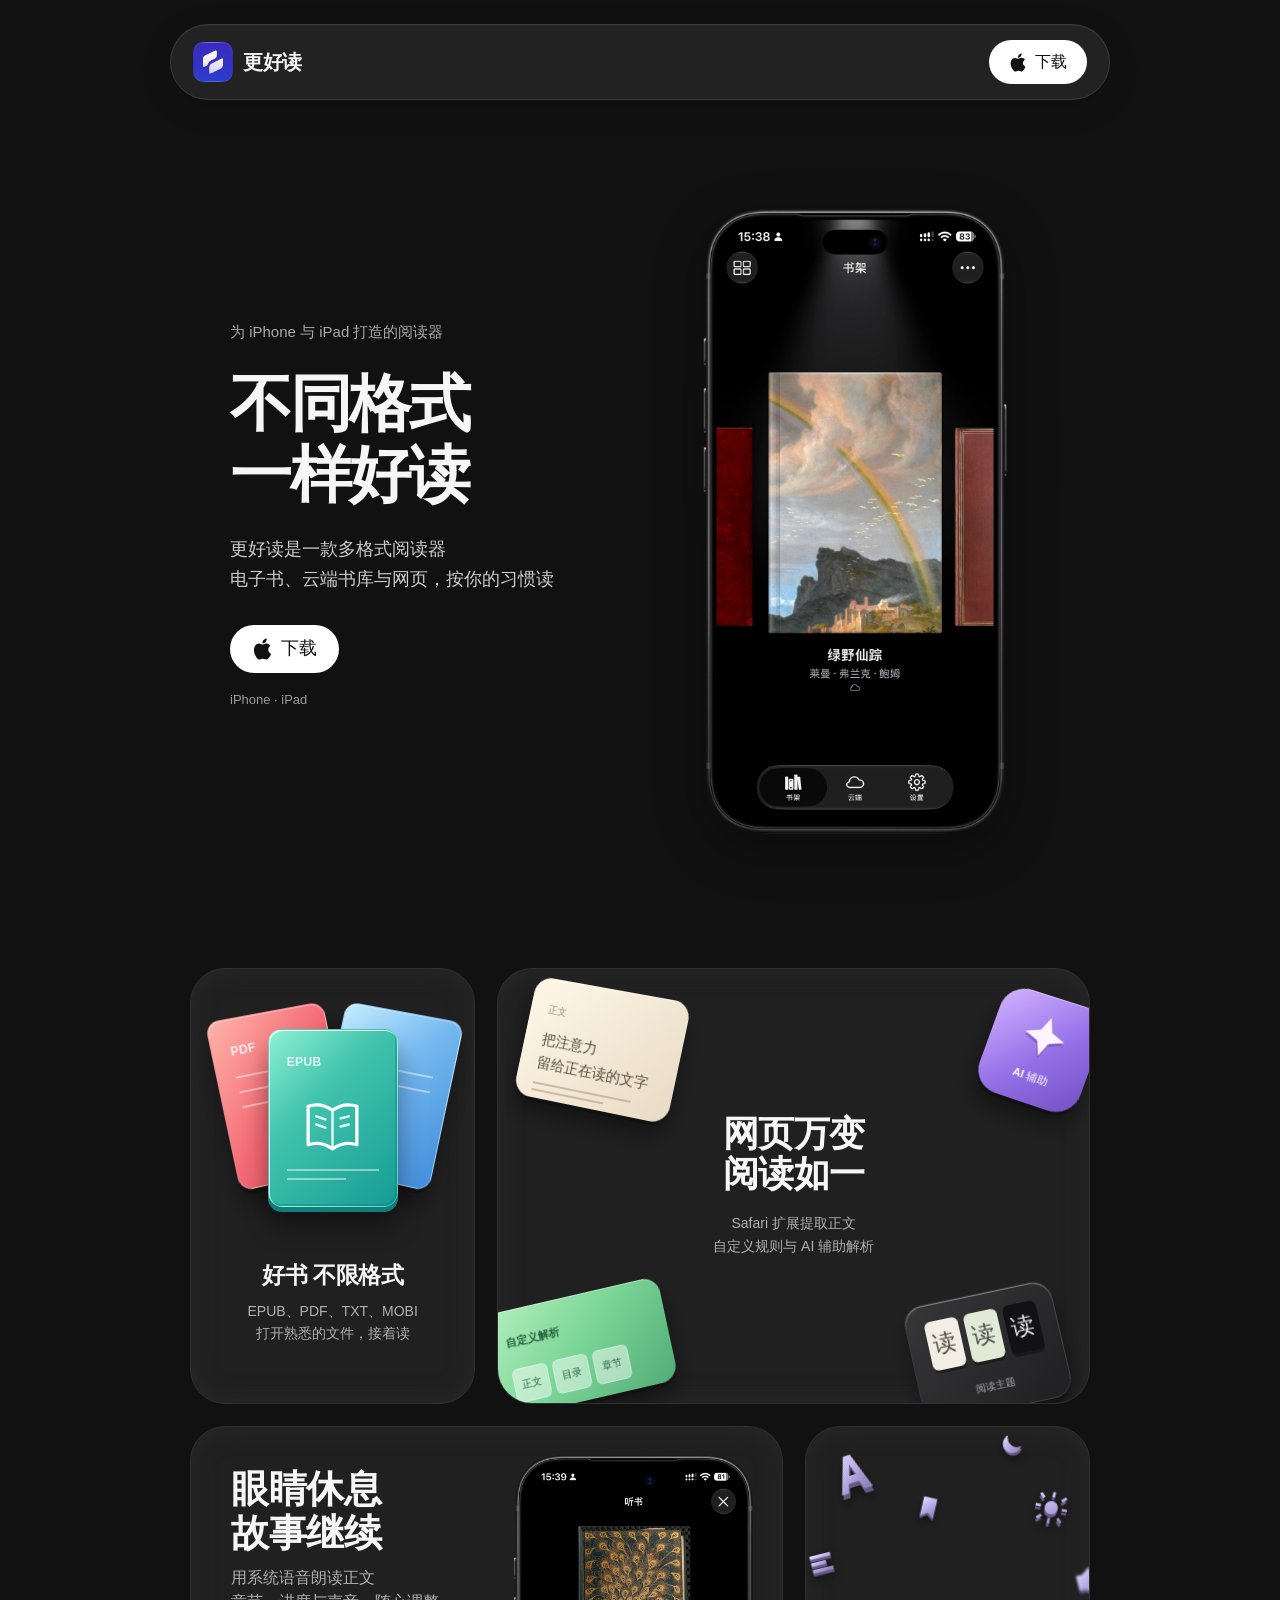
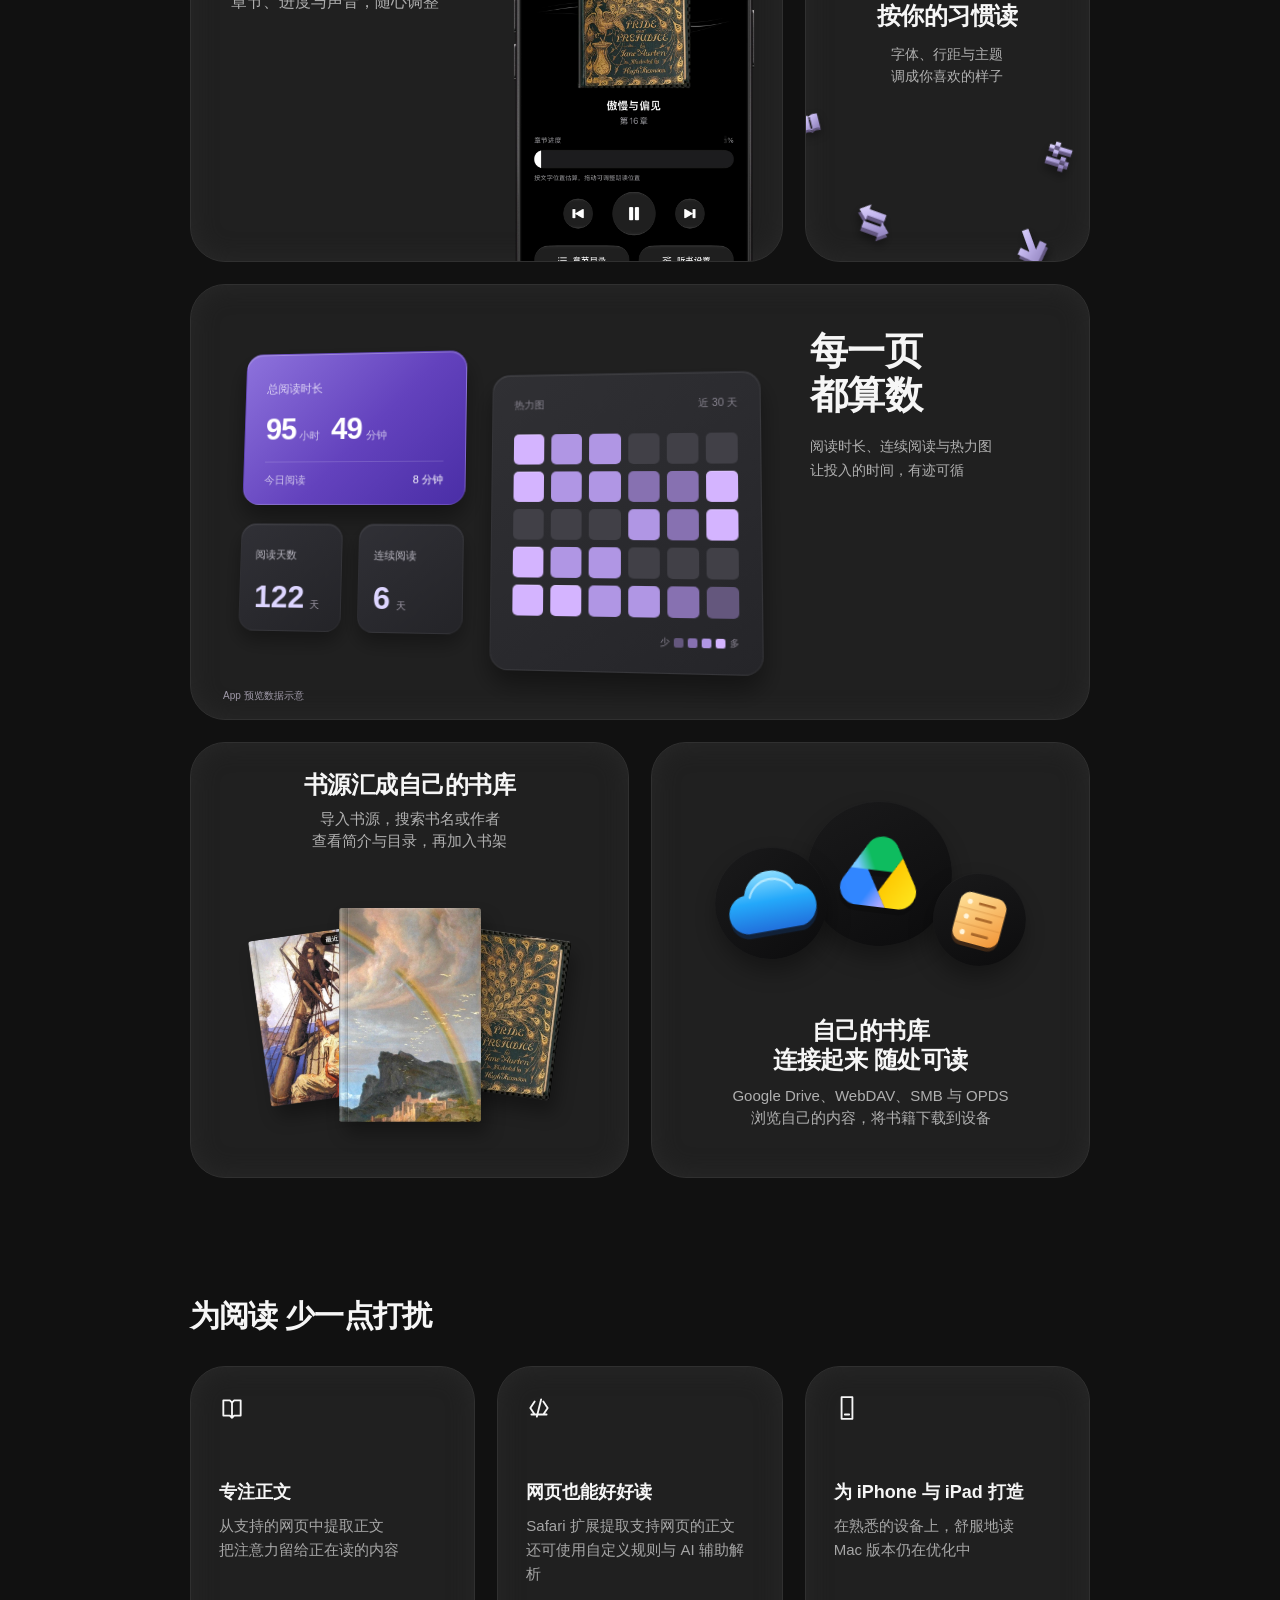
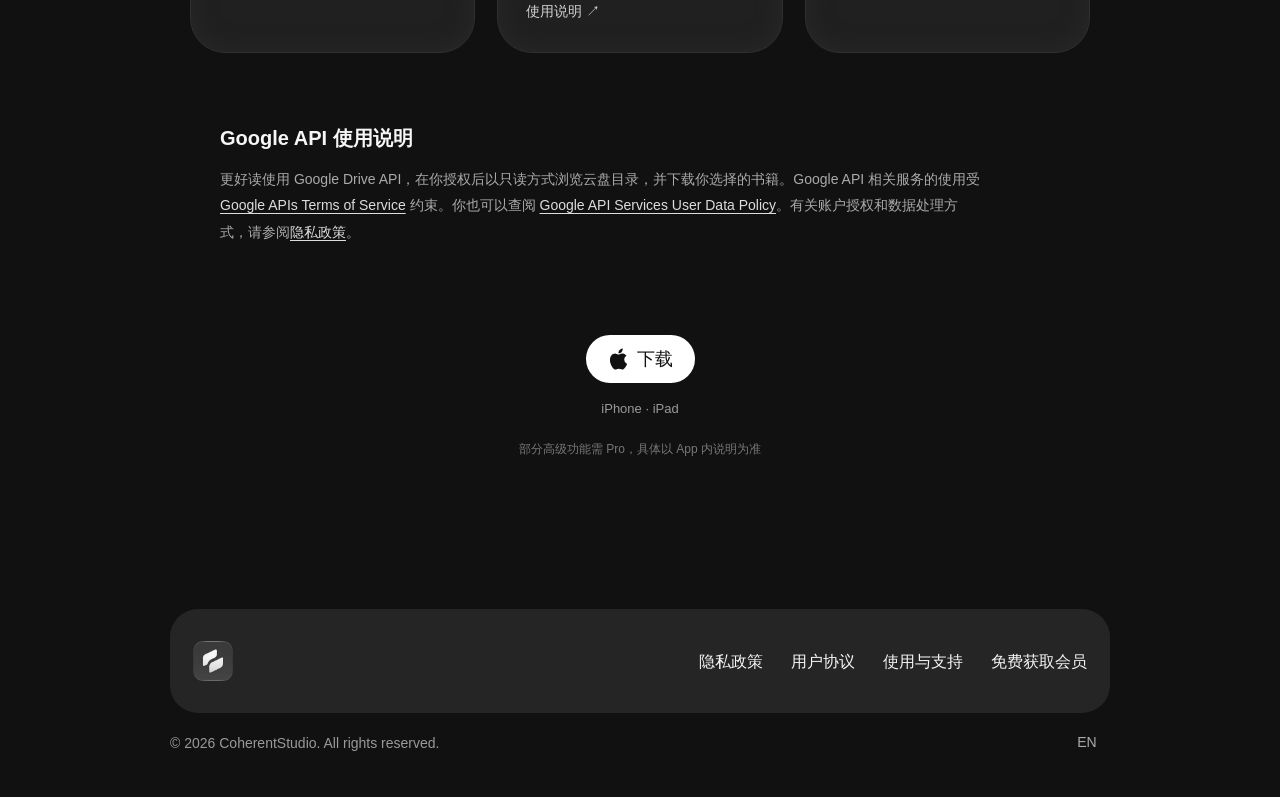
<file: index.html>
<!doctype html>
<html lang="zh-CN" data-language="zh" data-title-zh="更好读 · 首页预览" data-title-en="Parse · Homepage preview">
<head>
<meta charset="UTF-8">
<meta name="viewport" content="width=device-width, initial-scale=1, viewport-fit=cover">
<meta name="apple-itunes-app" content="app-id=6821259436">


<meta name="theme-color" content="#111111">
<meta name="color-scheme" content="dark">
<title>更好读 — 多格式阅读器</title>
<meta name="description" content="更好读 Parse 是适用于 iPhone 和 iPad 的多格式阅读器，支持 EPUB、PDF、TXT、MOBI 等格式，连接云端书库，阅读网页、听书与记录笔记。">
<meta property="og:title" content="更好读 — 多格式阅读器">
<meta property="og:description" content="不同格式，一样好读。更好读 Parse 多格式阅读器，现已在 App Store 上线。">
<meta property="og:type" content="website">
<meta property="og:url" content="https://parse.bycoherent.cn/">


<link rel="stylesheet" href="style.css?v=20261019-4">

<script src="language.js?v=20261113-rewards" defer></script>
<link rel="icon" type="image/png" sizes="48x48" href="favicon-purple4.png?v=28aab87e8b77">
<link rel="canonical" href="https://parse.bycoherent.cn/">

<link rel="stylesheet" href="/home.css?v=20261027-card-detail2"></head>
<body class="landing">
<header class="capsule-header"><a class="brand" href="./"><img src="parse-icon.png" width="48" height="48" alt=""><span lang="zh">更好读</span><span lang="en">Parse</span></a><a class="download-link" href="https://apps.apple.com/us/app/%E6%9B%B4%E5%A5%BD%E8%AF%BB-%E6%B5%8F%E8%A7%88%E5%99%A8%E9%98%85%E8%AF%BB%E6%89%A9%E5%B1%95/id6821259436?l=zh-Hans-CN"><svg class="apple-mark" xmlns="http://www.w3.org/2000/svg" viewBox="0 0 16 16" fill="currentColor" aria-hidden="true" focusable="false"><path d="M11.182.008C11.148-.03 9.923.023 8.857 1.18c-1.066 1.156-.902 2.482-.878 2.516s1.52.087 2.475-1.258.762-2.391.728-2.43m3.314 11.733c-.048-.096-2.325-1.234-2.113-3.422s1.675-2.789 1.698-2.854-.597-.79-1.254-1.157a3.7 3.7 0 0 0-1.563-.434c-.108-.003-.483-.095-1.254.116-.508.139-1.653.589-1.968.607-.316.018-1.256-.522-2.267-.665-.647-.125-1.333.131-1.824.328-.49.196-1.422.754-2.074 2.237-.652 1.482-.311 3.83-.067 4.56s.625 1.924 1.273 2.796c.576.984 1.34 1.667 1.659 1.899s1.219.386 1.843.067c.502-.308 1.408-.485 1.766-.472.357.013 1.061.154 1.782.539.571.197 1.111.115 1.652-.105.541-.221 1.324-1.059 2.238-2.758q.52-1.185.473-1.282"/></svg><span lang="zh">下载</span><span lang="en">Download</span></a></header>
<main class="reference-home"><section class="reference-hero"><div class="hero-copy"><p class="hero-eyebrow"><span lang="zh">为 iPhone 与 iPad 打造的阅读器</span><span lang="en">A reader for iPhone and iPad</span></p><h1><span lang="zh">不同格式<br>一样好读</span><span lang="en">More formats<br>One reader</span></h1><p class="hero-description"><span lang="zh">更好读是一款多格式阅读器<br>电子书、云端书库与网页，按你的习惯读</span><span lang="en">A multi-format reader for your books.<br>Read local files, cloud libraries and web content.</span></p><a class="download-link" href="https://apps.apple.com/us/app/%E6%9B%B4%E5%A5%BD%E8%AF%BB-%E6%B5%8F%E8%A7%88%E5%99%A8%E9%98%85%E8%AF%BB%E6%89%A9%E5%B1%95/id6821259436?l=zh-Hans-CN"><svg class="apple-mark" xmlns="http://www.w3.org/2000/svg" viewBox="0 0 16 16" fill="currentColor" aria-hidden="true" focusable="false"><path d="M11.182.008C11.148-.03 9.923.023 8.857 1.18c-1.066 1.156-.902 2.482-.878 2.516s1.52.087 2.475-1.258.762-2.391.728-2.43m3.314 11.733c-.048-.096-2.325-1.234-2.113-3.422s1.675-2.789 1.698-2.854-.597-.79-1.254-1.157a3.7 3.7 0 0 0-1.563-.434c-.108-.003-.483-.095-1.254.116-.508.139-1.653.589-1.968.607-.316.018-1.256-.522-2.267-.665-.647-.125-1.333.131-1.824.328-.49.196-1.422.754-2.074 2.237-.652 1.482-.311 3.83-.067 4.56s.625 1.924 1.273 2.796c.576.984 1.34 1.667 1.659 1.899s1.219.386 1.843.067c.502-.308 1.408-.485 1.766-.472.357.013 1.061.154 1.782.539.571.197 1.111.115 1.652-.105.541-.221 1.324-1.059 2.238-2.758q.52-1.185.473-1.282"/></svg><span lang="zh">下载</span><span lang="en">Download</span></a><p class="platform">iPhone · iPad</p></div><div class="hero-device"><img class="phone" src="/bookshelf-focus.webp" width="840" height="1718" alt="更好读封面书架 / Parse cover bookshelf" fetchpriority="high" decoding="async"></div></section><section class="feature-grid" aria-label="产品功能 / Product features"><article class="feature-card third format-card"><div class="format-art" aria-hidden="true"><div class="format-page page-back"><span>PDF</span><i></i><i></i><i></i></div><div class="format-page page-middle"><span>TXT</span><i></i><i></i><i></i></div><div class="format-page page-front"><span>EPUB</span><svg class="format-book-mark" viewBox="0 0 64 64" aria-hidden="true"><path d="M8 13c9-3 17-1 24 4 7-5 15-7 24-4v38c-9-3-17-1-24 4-7-5-15-7-24-4z" fill="none" stroke="white" stroke-width="3.2" stroke-linejoin="round"/><path d="M32 17v38M16 23l9 3M16 31l9 3M40 25l8-2M40 33l8-2" fill="none" stroke="#e5fff8" stroke-width="2.4" stroke-linecap="round"/></svg><i></i><i></i></div></div><div class="card-copy center-copy"><h2><span lang="zh">好书 不限格式</span><span lang="en">Read more formats</span></h2><p><span lang="zh">EPUB、PDF、TXT、MOBI<br>打开熟悉的文件，接着读</span><span lang="en">EPUB, PDF, TXT, MOBI and more.<br>Your books. One reader.</span></p></div></article><article class="feature-card two-thirds parser-card"><div class="parser-objects" aria-hidden="true"><div class="extract-object"><span lang="zh">正文</span><span lang="en">Text</span><p lang="zh">把注意力<br>留给正在读的文字</p><p lang="en">A little room<br>for the words.</p><i></i><i></i></div><div class="assistant-object"><svg viewBox="0 0 48 48"><path d="m24 4 5.8 14.2L44 24l-14.2 5.8L24 44l-5.8-14.2L4 24l14.2-5.8z" fill="#fff4ff"/></svg><span lang="zh">AI 辅助</span><span lang="en">AI assisted</span></div><div class="selectors-object"><span lang="zh">自定义解析</span><span lang="en">Custom rules</span><div><b lang="zh">正文</b><b lang="en">Text</b><b lang="zh">目录</b><b lang="en">Contents</b><b lang="zh">章节</b><b lang="en">Chapters</b></div></div><div class="themes-object"><i><span lang="zh">读</span><span lang="en">Aa</span></i><i><span lang="zh">读</span><span lang="en">Aa</span></i><i><span lang="zh">读</span><span lang="en">Aa</span></i><span lang="zh">阅读主题</span><span lang="en">Reading themes</span></div></div><div class="card-copy"><h2><span lang="zh">网页万变<br>阅读如一</span><span lang="en">Web pages<br>Made readable</span></h2><p><span lang="zh">Safari 扩展提取正文<br>自定义规则与 AI 辅助解析</span><span lang="en">Clean text from supported web pages.<br>Custom rules. AI-assisted parsing.</span></p></div></article><article class="feature-card two-thirds listening-card"><div class="card-copy "><h2><span lang="zh">眼睛休息<br>故事继续</span><span lang="en">Rest your eyes<br> Keep the story</span></h2><p><span lang="zh">用系统语音朗读正文<br>章节、进度与声音，随心调整</span><span lang="en">Listen with system voices.<br>Control chapters, position and voice.</span></p></div><div class="listening-device"><img class="phone" src="/listening.webp" width="840" height="1718" alt="更好读听书界面 / Parse listening controls" loading="lazy" decoding="async"></div></article><article class="feature-card third personalize-card"><div class="settings-wall" aria-hidden="true"><span class="wall-symbol s0"><svg viewBox="0 0 24 26"><defs><linearGradient id="material-0" x1="0" y1="0" x2=".7" y2="1"><stop stop-color="#e4dcff"/><stop offset=".45" stop-color="#c2b5ed"/><stop offset="1" stop-color="#9385bf"/></linearGradient></defs><path d="M3 22 10 2h4l7 20h-5l-1.5-5h-6L7 22ZM10 13h4l-2-6Z" fill="#655983" fill-rule="evenodd" transform="translate(0 2.5)"/><path d="M3 22 10 2h4l7 20h-5l-1.5-5h-6L7 22ZM10 13h4l-2-6Z" fill="url(#material-0)" fill-rule="evenodd"/></svg></span><span class="wall-symbol s1"><svg viewBox="0 0 24 26"><defs><linearGradient id="material-1" x1="0" y1="0" x2=".7" y2="1"><stop stop-color="#e4dcff"/><stop offset=".45" stop-color="#c2b5ed"/><stop offset="1" stop-color="#9385bf"/></linearGradient></defs><path d="M12 7a5 5 0 1 0 0 10 5 5 0 0 0 0-10ZM11 0h2v4h-2ZM11 20h2v4h-2ZM0 11h4v2H0ZM20 11h4v2h-4ZM3 2l3 3-1.5 1.5-3-3ZM19 18l3 3-1.5 1.5-3-3ZM21 2l1.5 1.5-3 3L18 5ZM5 18l1.5 1.5-3 3L2 21Z" fill="#655983" fill-rule="evenodd" transform="translate(0 2.5)"/><path d="M12 7a5 5 0 1 0 0 10 5 5 0 0 0 0-10ZM11 0h2v4h-2ZM11 20h2v4h-2ZM0 11h4v2H0ZM20 11h4v2h-4ZM3 2l3 3-1.5 1.5-3-3ZM19 18l3 3-1.5 1.5-3-3ZM21 2l1.5 1.5-3 3L18 5ZM5 18l1.5 1.5-3 3L2 21Z" fill="url(#material-1)" fill-rule="evenodd"/></svg></span><span class="wall-symbol s2"><svg viewBox="0 0 24 26"><defs><linearGradient id="material-2" x1="0" y1="0" x2=".7" y2="1"><stop stop-color="#e4dcff"/><stop offset=".45" stop-color="#c2b5ed"/><stop offset="1" stop-color="#9385bf"/></linearGradient></defs><path d="M3 4h18v3H3ZM3 10h13v3H3ZM3 16h18v3H3Z" fill="#655983" fill-rule="evenodd" transform="translate(0 2.5)"/><path d="M3 4h18v3H3ZM3 10h13v3H3ZM3 16h18v3H3Z" fill="url(#material-2)" fill-rule="evenodd"/></svg></span><span class="wall-symbol s3"><svg viewBox="0 0 24 26"><defs><linearGradient id="material-3" x1="0" y1="0" x2=".7" y2="1"><stop stop-color="#e4dcff"/><stop offset=".45" stop-color="#c2b5ed"/><stop offset="1" stop-color="#9385bf"/></linearGradient></defs><path d="M20 16A9 9 0 0 1 10 3 9 9 0 1 0 20 16Z" fill="#655983" fill-rule="evenodd" transform="translate(0 2.5)"/><path d="M20 16A9 9 0 0 1 10 3 9 9 0 1 0 20 16Z" fill="url(#material-3)" fill-rule="evenodd"/></svg></span><span class="wall-symbol s4"><svg viewBox="0 0 24 26"><defs><linearGradient id="material-4" x1="0" y1="0" x2=".7" y2="1"><stop stop-color="#e4dcff"/><stop offset=".45" stop-color="#c2b5ed"/><stop offset="1" stop-color="#9385bf"/></linearGradient></defs><path d="M7 3 1 8l6 5v-3h11V6H7ZM17 11l6 5-6 5v-3H6v-4h11Z" fill="#655983" fill-rule="evenodd" transform="translate(0 2.5)"/><path d="M7 3 1 8l6 5v-3h11V6H7ZM17 11l6 5-6 5v-3H6v-4h11Z" fill="url(#material-4)" fill-rule="evenodd"/></svg></span><span class="wall-symbol s5"><svg viewBox="0 0 24 26"><defs><linearGradient id="material-5" x1="0" y1="0" x2=".7" y2="1"><stop stop-color="#e4dcff"/><stop offset=".45" stop-color="#c2b5ed"/><stop offset="1" stop-color="#9385bf"/></linearGradient></defs><path d="M3 5h18v3H3ZM3 15h18v3H3ZM7 2h4v9H7ZM14 12h4v9h-4Z" fill="#655983" fill-rule="evenodd" transform="translate(0 2.5)"/><path d="M3 5h18v3H3ZM3 15h18v3H3ZM7 2h4v9H7ZM14 12h4v9h-4Z" fill="url(#material-5)" fill-rule="evenodd"/></svg></span><span class="wall-symbol s6"><svg viewBox="0 0 24 26"><defs><linearGradient id="material-6" x1="0" y1="0" x2=".7" y2="1"><stop stop-color="#e4dcff"/><stop offset=".45" stop-color="#c2b5ed"/><stop offset="1" stop-color="#9385bf"/></linearGradient></defs><path d="M3 4c3-1 6-1 9 1 3-2 6-2 9-1v15c-3-1-6-1-9 1-3-2-6-2-9-1ZM11 6v12h2V6Z" fill="#655983" fill-rule="evenodd" transform="translate(0 2.5)"/><path d="M3 4c3-1 6-1 9 1 3-2 6-2 9-1v15c-3-1-6-1-9 1-3-2-6-2-9-1ZM11 6v12h2V6Z" fill="url(#material-6)" fill-rule="evenodd"/></svg></span><span class="wall-symbol s7"><svg viewBox="0 0 24 26"><defs><linearGradient id="material-7" x1="0" y1="0" x2=".7" y2="1"><stop stop-color="#e4dcff"/><stop offset=".45" stop-color="#c2b5ed"/><stop offset="1" stop-color="#9385bf"/></linearGradient></defs><path d="M10 2h4v13l4-4 3 3-9 9-9-9 3-3 4 4Z" fill="#655983" fill-rule="evenodd" transform="translate(0 2.5)"/><path d="M10 2h4v13l4-4 3 3-9 9-9-9 3-3 4 4Z" fill="url(#material-7)" fill-rule="evenodd"/></svg></span><span class="wall-symbol s8"><svg viewBox="0 0 24 26"><defs><linearGradient id="material-8" x1="0" y1="0" x2=".7" y2="1"><stop stop-color="#e4dcff"/><stop offset=".45" stop-color="#c2b5ed"/><stop offset="1" stop-color="#9385bf"/></linearGradient></defs><path d="M3 6h5l7-5v22l-7-5H3ZM18 6c5 4 5 8 0 12v-4c2-2 2-3 0-4Z" fill="#655983" fill-rule="evenodd" transform="translate(0 2.5)"/><path d="M3 6h5l7-5v22l-7-5H3ZM18 6c5 4 5 8 0 12v-4c2-2 2-3 0-4Z" fill="url(#material-8)" fill-rule="evenodd"/></svg></span><span class="wall-symbol s9"><svg viewBox="0 0 24 26"><defs><linearGradient id="material-9" x1="0" y1="0" x2=".7" y2="1"><stop stop-color="#e4dcff"/><stop offset=".45" stop-color="#c2b5ed"/><stop offset="1" stop-color="#9385bf"/></linearGradient></defs><path d="M5 2h14v21l-7-5-7 5Z" fill="#655983" fill-rule="evenodd" transform="translate(0 2.5)"/><path d="M5 2h14v21l-7-5-7 5Z" fill="url(#material-9)" fill-rule="evenodd"/></svg></span></div><div class="card-copy"><h2><span lang="zh">按你的习惯读</span><span lang="en">Read your own way</span></h2><p><span lang="zh">字体、行距与主题<br>调成你喜欢的样子</span><span lang="en">Your font, spacing and theme.<br>Make yourself comfortable.</span></p></div></article><article class="feature-card full insights-card"><div class="stats-art"><div class="stats-stage"><div class="stat-overview"><span><span lang="zh">总阅读时长</span><span lang="en">Total reading time</span></span><strong>95<small><span lang="zh">小时</span><span lang="en">h</span></small> 49<small><span lang="zh">分钟</span><span lang="en">m</span></small></strong><div><span><span lang="zh">今日阅读</span><span lang="en">Today</span></span><b>8 <span lang="zh">分钟</span><span lang="en">min</span></b></div></div><div class="stat-small days-stat"><span><span lang="zh">阅读天数</span><span lang="en">Reading days</span></span><strong>122<small><span lang="zh">天</span><span lang="en">days</span></small></strong></div><div class="stat-small streak-stat"><span><span lang="zh">连续阅读</span><span lang="en">Reading streak</span></span><strong>6<small><span lang="zh">天</span><span lang="en">days</span></small></strong></div><div class="stat-heat"><header><b><span lang="zh">热力图</span><span lang="en">Reading activity</span></b><span><span lang="zh">近 30 天</span><span lang="en">Last 30 days</span></span></header><div class="heat-cells"><i style="--level:4"></i><i style="--level:3"></i><i style="--level:3"></i><i style="--level:0"></i><i style="--level:0"></i><i style="--level:0"></i><i style="--level:4"></i><i style="--level:3"></i><i style="--level:3"></i><i style="--level:2"></i><i style="--level:2"></i><i style="--level:4"></i><i style="--level:0"></i><i style="--level:0"></i><i style="--level:0"></i><i style="--level:3"></i><i style="--level:2"></i><i style="--level:4"></i><i style="--level:4"></i><i style="--level:3"></i><i style="--level:3"></i><i style="--level:0"></i><i style="--level:0"></i><i style="--level:0"></i><i style="--level:4"></i><i style="--level:4"></i><i style="--level:3"></i><i style="--level:3"></i><i style="--level:2"></i><i style="--level:1"></i></div><footer><span><span lang="zh">少</span><span lang="en">Less</span></span><i></i><i></i><i></i><i></i><span><span lang="zh">多</span><span lang="en">More</span></span></footer></div></div><small class="stats-demo"><span lang="zh">App 预览数据示意</span><span lang="en">Illustration using app preview data</span></small></div><div class="card-copy"><h2><span lang="zh">每一页<br>都算数</span><span lang="en">Every page<br>Counts</span></h2><p><span lang="zh">阅读时长、连续阅读与热力图<br>让投入的时间，有迹可循</span><span lang="en">Reading time, streaks and activity.<br>See the time you make for reading.</span></p></div></article><article class="feature-card half collections-card"><div class="card-copy center-copy"><h2><span lang="zh">书源汇成自己的书库</span><span lang="en">Your sources. Your library.</span></h2><p><span lang="zh">导入书源，搜索书名或作者<br>查看简介与目录，再加入书架</span><span lang="en">Import sources. Search by title or author.<br>Explore book details and chapters, then start reading.</span></p></div><div class="source-cover-group" aria-label="书源书库中的书籍 / Books from your library"><img class="source-cover-left" src="/cover-treasure.webp" width="325" height="486" alt="金银岛 / Treasure Island" loading="lazy"><img class="source-cover-right" src="/cover-pride.webp" width="325" height="466" alt="傲慢与偏见 / Pride and Prejudice" loading="lazy"><img class="source-cover-main" src="/cover-oz.webp" width="467" height="704" alt="绿野仙踪 / The Wonderful Wizard of Oz" loading="lazy"></div></article><article class="feature-card half cloud-services-card"><div class="large-services" aria-hidden="true"><div class="service-orb orb-webdav"><svg viewBox="0 0 100 100" aria-hidden="true"><defs><linearGradient id="cloudBlue" x2="0" y2="1"><stop stop-color="#8cddff"/><stop offset=".5" stop-color="#24a8fa"/><stop offset="1" stop-color="#2170dc"/></linearGradient></defs><path d="M28 76a19 19 0 0 1-3-38 27 27 0 0 1 51-3 21 21 0 0 1 1 41z" fill="url(#cloudBlue)"/><path d="M30 41a23 23 0 0 1 42-2" fill="none" stroke="#d9f7ff" stroke-opacity=".65" stroke-width="2" stroke-linecap="round"/></svg></div><div class="service-orb orb-google"><img src="/google-drive.png" width="90" height="90" alt=""></div><div class="service-orb orb-smb"><svg viewBox="0 0 100 100" aria-hidden="true"><defs><linearGradient id="serverGold" x2=".8" y2="1"><stop stop-color="#ffe39b"/><stop offset="1" stop-color="#f39b3f"/></linearGradient></defs><rect x="22" y="21" width="56" height="59" rx="13" fill="url(#serverGold)"/><path d="M22 41h56M22 59h56" stroke="#bc6e27" stroke-opacity=".45"/><circle cx="34" cy="32" r="3" fill="#fff5dc"/><circle cx="34" cy="50" r="3" fill="#fff5dc"/><circle cx="34" cy="69" r="3" fill="#fff5dc"/><path d="M46 32h18M46 50h18M46 69h18" stroke="#a96729" stroke-width="3" stroke-linecap="round"/></svg></div></div><div class="card-copy"><h2><span lang="zh">自己的书库<br>连接起来 随处可读</span><span lang="en">Your library<br>Connected</span></h2><p><span lang="zh">Google Drive、WebDAV、SMB 与 OPDS<br>浏览自己的内容，将书籍下载到设备</span><span lang="en">Google Drive, WebDAV, SMB and OPDS.<br>Browse and download your own books.</span></p></div></article></section><section class="reading-values"><h2><span lang="zh">为阅读 少一点打扰</span><span lang="en">More room for reading</span></h2><div class="values-grid"><article><svg viewBox="0 0 24 24" aria-hidden="true"><path d="M4 5h6l2 2 2-2h6v14h-6l-2 2-2-2H4zM12 7v14"/></svg><h3><span lang="zh">专注正文</span><span lang="en">Focus on the words</span></h3><p><span lang="zh">从支持的网页中提取正文<br>把注意力留给正在读的内容</span><span lang="en">Extract text from supported pages.<br>Give your attention to the story.</span></p></article><article><svg viewBox="0 0 24 24" aria-hidden="true"><path d="M5 18h14M8 6l-4 6 4 6m8-12 4 6-4 6M14 4l-4 16"/></svg><h3><span lang="zh">网页也能好好读</span><span lang="en">Read the web, too</span></h3><p><span lang="zh">Safari 扩展提取支持网页的正文<br>还可使用自定义规则与 AI 辅助解析</span><span lang="en">Extract text from supported pages with the Safari extension.<br>Custom rules and AI-assisted parsing are also available.</span></p><a href="/support"><span lang="zh">使用说明 ↗</span><span lang="en">Setup guide ↗</span></a></article><article><svg viewBox="0 0 24 24" aria-hidden="true"><path d="M7 2h10v20H7zM10 18h4"/></svg><h3><span lang="zh">为 iPhone 与 iPad 打造</span><span lang="en">Made for iPhone and iPad</span></h3><p><span lang="zh">在熟悉的设备上，舒服地读<br>Mac 版本仍在优化中</span><span lang="en">Read comfortably on your favorite devices.<br>The Mac version is still in development.</span></p></article></div></section><section class="google-api-notice" aria-labelledby="google-api-title"><h2 id="google-api-title"><span lang="zh">Google API 使用说明</span><span lang="en">Google API usage</span></h2><p><span lang="zh">更好读使用 Google Drive API，在你授权后以只读方式浏览云盘目录，并下载你选择的书籍。Google API 相关服务的使用受 <a href="https://developers.google.com/terms" target="_blank" rel="noopener noreferrer">Google APIs Terms of Service</a> 约束。你也可以查阅 <a href="https://developers.google.com/terms/api-services-user-data-policy" target="_blank" rel="noopener noreferrer">Google API Services User Data Policy</a>。有关账户授权和数据处理方式，请参阅<a href="/privacy">隐私政策</a>。</span><span lang="en">Parse uses the Google Drive API to browse your Drive in read-only mode and download books you choose after you authorize access. Use of Google API services is subject to the <a href="https://developers.google.com/terms" target="_blank" rel="noopener noreferrer">Google APIs Terms of Service</a>. You can also review the <a href="https://developers.google.com/terms/api-services-user-data-policy" target="_blank" rel="noopener noreferrer">Google API Services User Data Policy</a>. See our <a href="/privacy">Privacy Policy</a> for account authorization and data handling.</span></p></section><section class="reference-closing"><a class="download-link" href="https://apps.apple.com/us/app/%E6%9B%B4%E5%A5%BD%E8%AF%BB-%E6%B5%8F%E8%A7%88%E5%99%A8%E9%98%85%E8%AF%BB%E6%89%A9%E5%B1%95/id6821259436?l=zh-Hans-CN"><svg class="apple-mark" xmlns="http://www.w3.org/2000/svg" viewBox="0 0 16 16" fill="currentColor" aria-hidden="true" focusable="false"><path d="M11.182.008C11.148-.03 9.923.023 8.857 1.18c-1.066 1.156-.902 2.482-.878 2.516s1.52.087 2.475-1.258.762-2.391.728-2.43m3.314 11.733c-.048-.096-2.325-1.234-2.113-3.422s1.675-2.789 1.698-2.854-.597-.79-1.254-1.157a3.7 3.7 0 0 0-1.563-.434c-.108-.003-.483-.095-1.254.116-.508.139-1.653.589-1.968.607-.316.018-1.256-.522-2.267-.665-.647-.125-1.333.131-1.824.328-.49.196-1.422.754-2.074 2.237-.652 1.482-.311 3.83-.067 4.56s.625 1.924 1.273 2.796c.576.984 1.34 1.667 1.659 1.899s1.219.386 1.843.067c.502-.308 1.408-.485 1.766-.472.357.013 1.061.154 1.782.539.571.197 1.111.115 1.652-.105.541-.221 1.324-1.059 2.238-2.758q.52-1.185.473-1.282"/></svg><span lang="zh">下载</span><span lang="en">Download</span></a><p>iPhone · iPad</p><p class="pro-note"><span lang="zh">部分高级功能需 Pro，具体以 App 内说明为准</span><span lang="en">Some advanced features require Pro. See the app for details.</span></p></section></main><footer class="site-footer"><div class="footer-card"><div class="footer-top"><a class="footer-brand" href="./" data-brand-label aria-label="更好读"><img src="parse-icon.png" width="48" height="48" alt=""></a><button id="language" aria-label="Switch to English">EN</button></div><nav aria-label="Footer"><a href="/privacy"><span lang="zh">隐私政策</span><span lang="en">Privacy</span></a><a href="/terms"><span lang="zh">用户协议</span><span lang="en">Terms of Use</span></a><a href="/support"><span lang="zh">使用与支持</span><span lang="en">Help & Support</span></a><a href="/rewards"><span lang="zh">免费获取会员</span><span lang="en">Get Pro for Free</span></a></nav></div><p class="copyright">© 2026 CoherentStudio. All rights reserved.</p></footer>
</body>
</html>
</file>
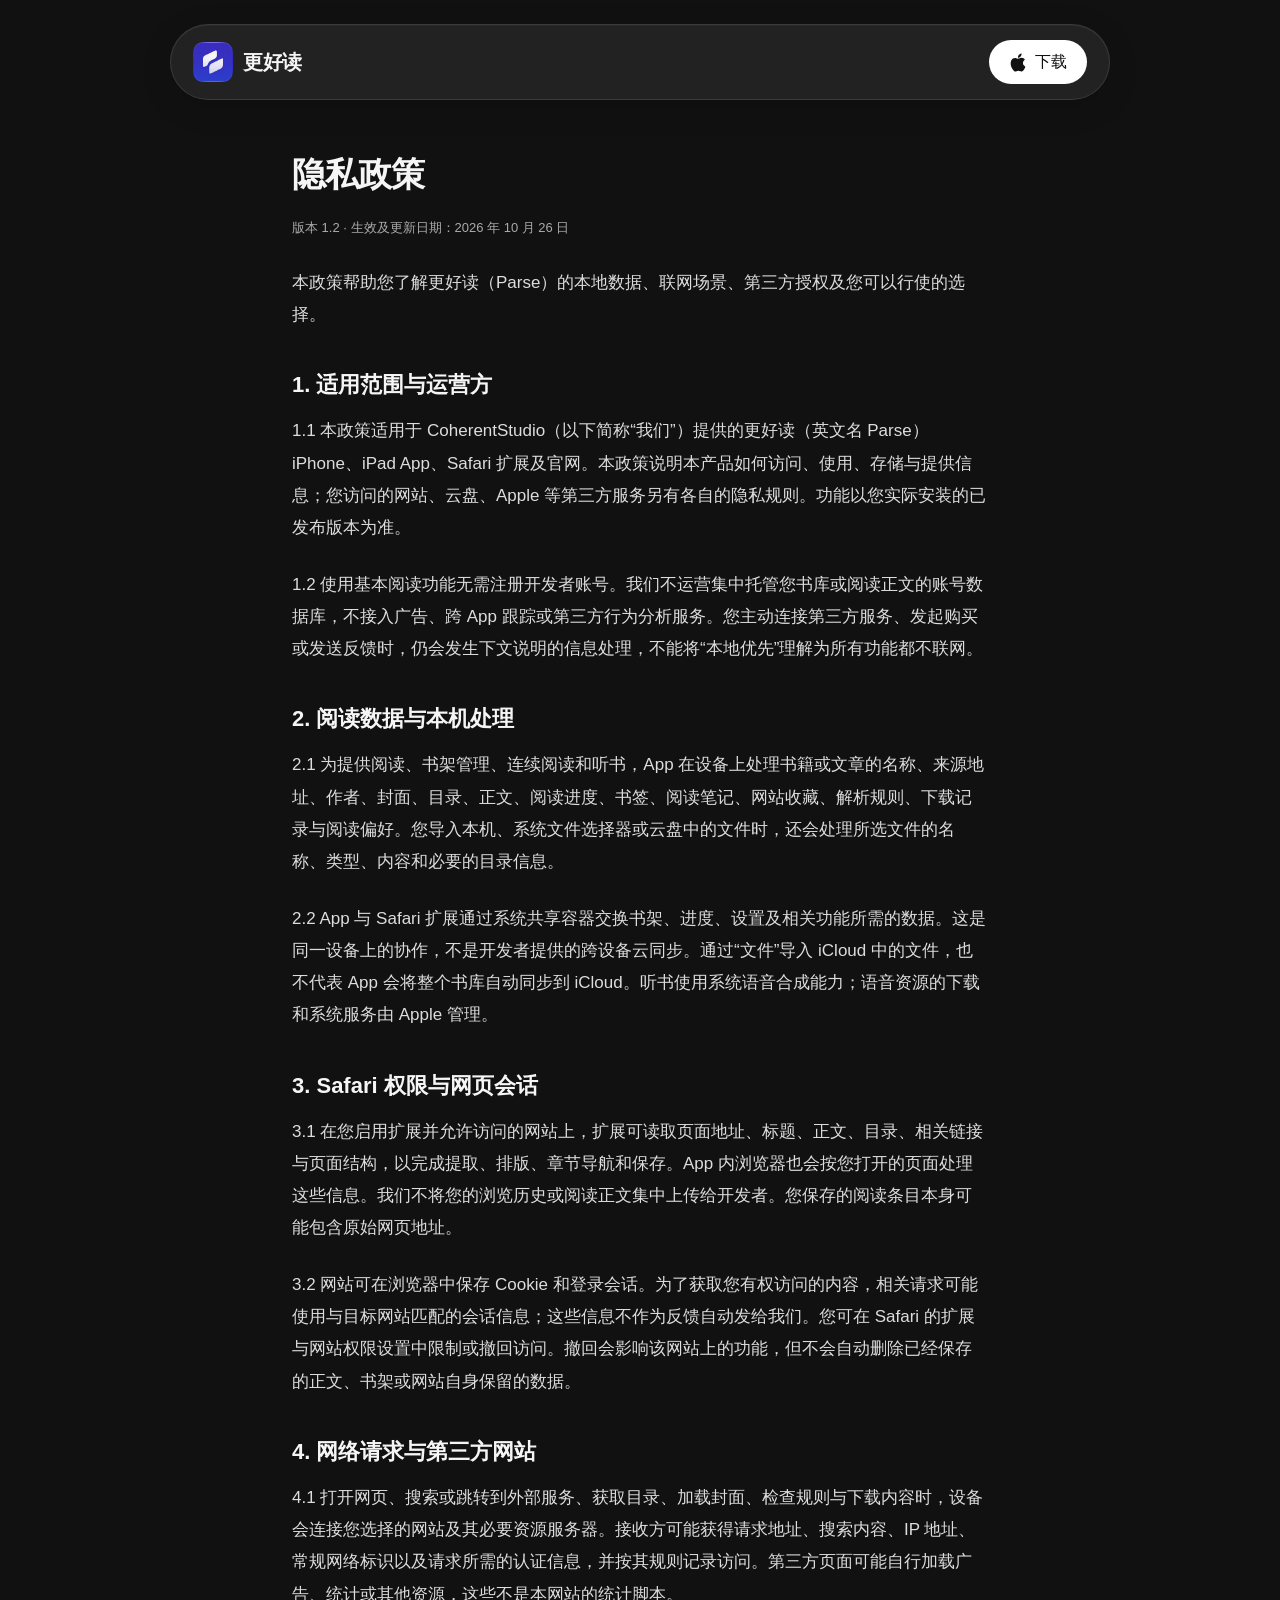
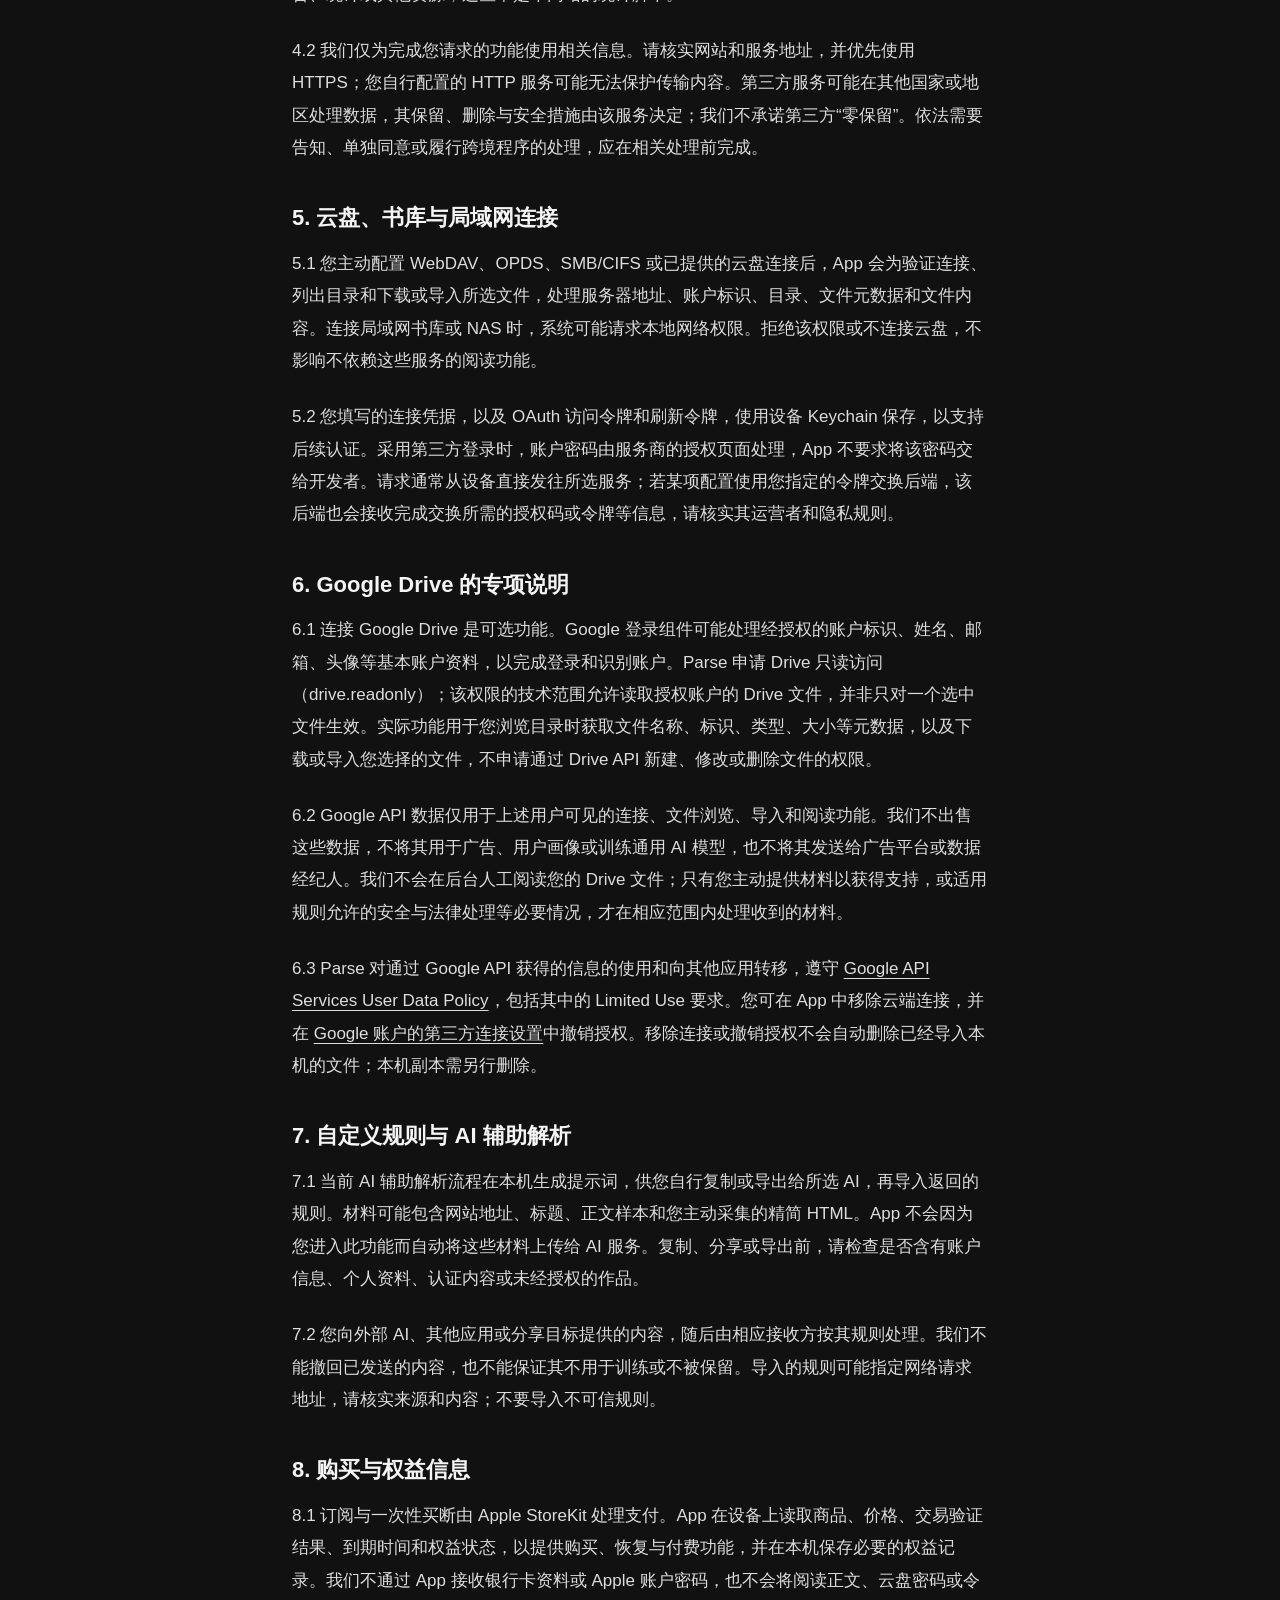
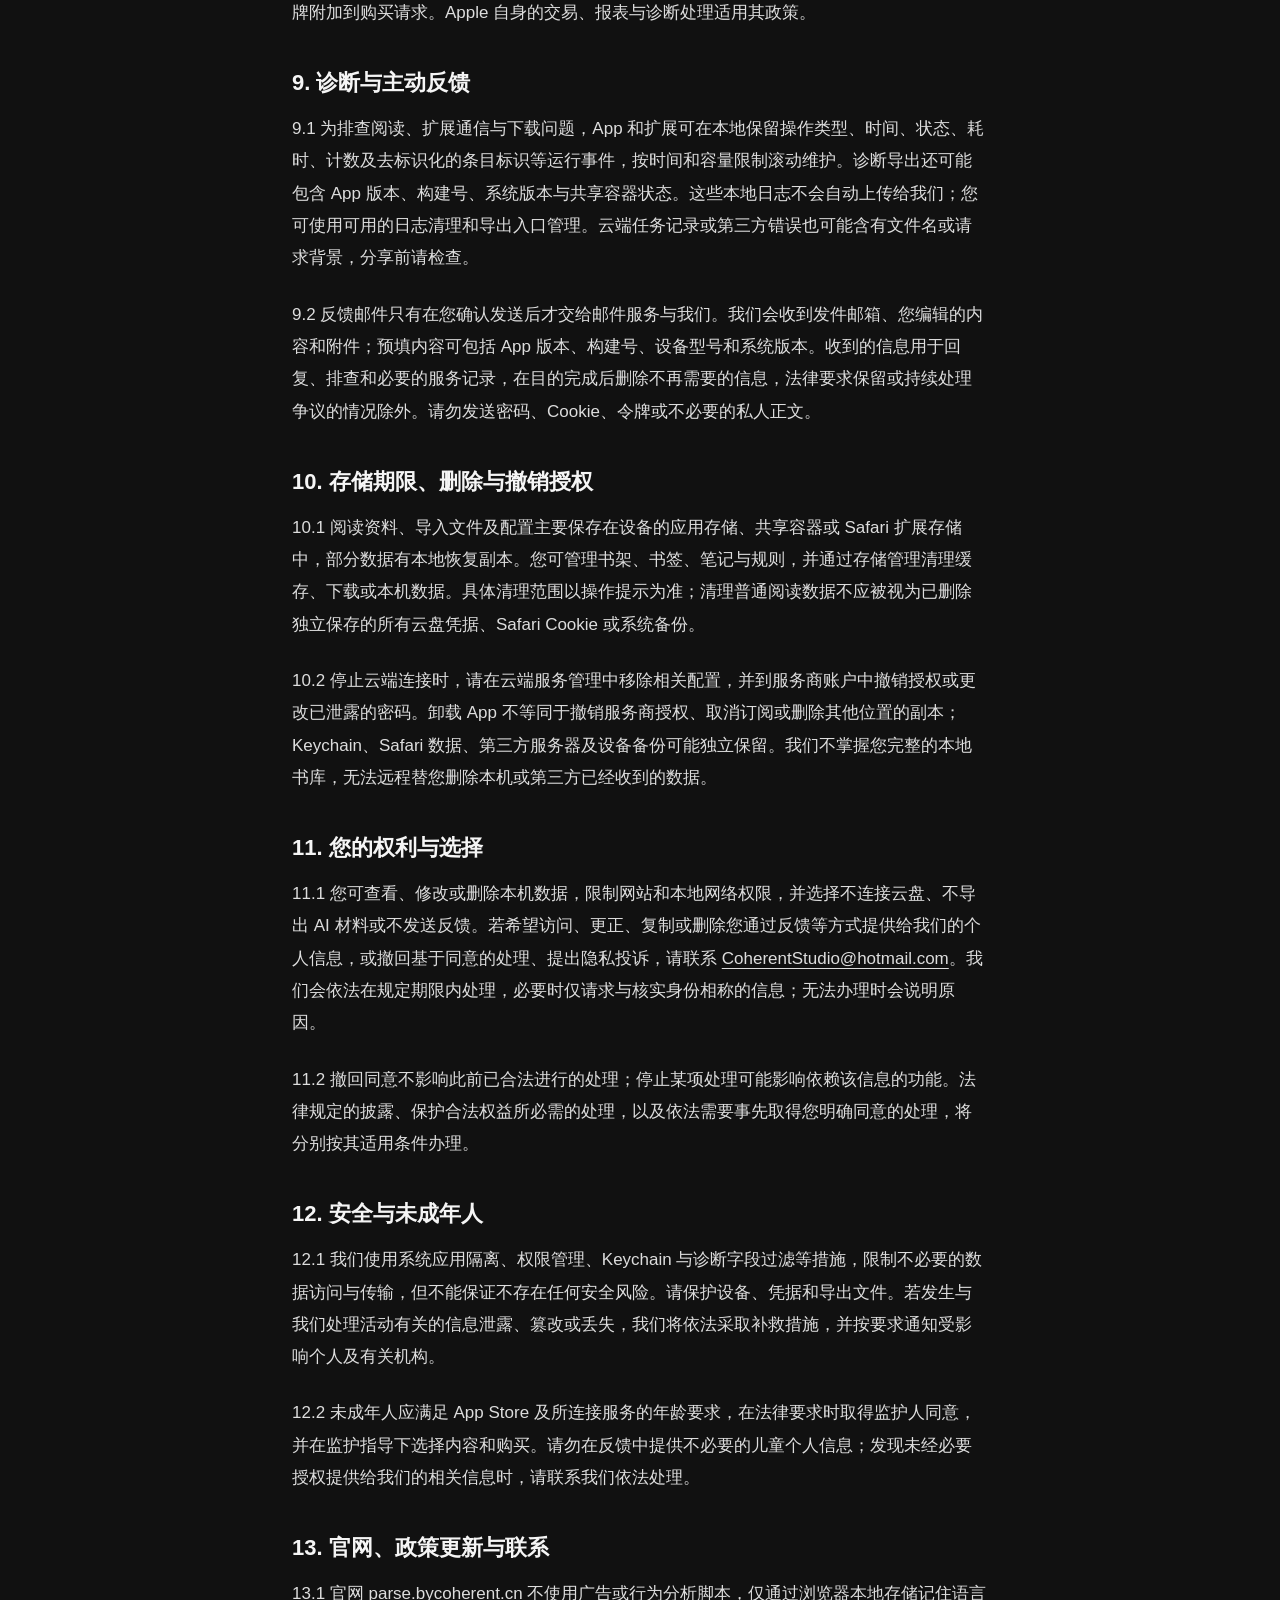
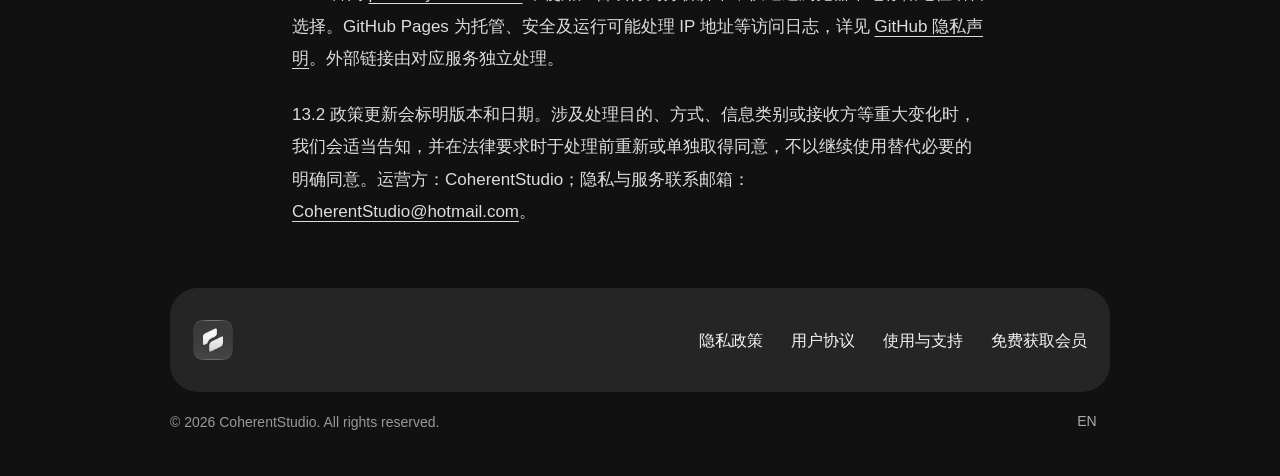
<file: privacy.html>
<!doctype html><html lang="zh-CN" data-title-zh="隐私政策 · 更好读" data-title-en="Privacy Policy · Parse"><head><meta charset="UTF-8"><meta name="viewport" content="width=device-width, initial-scale=1, viewport-fit=cover"><meta name="apple-itunes-app" content="app-id=6821259436">


<meta name="theme-color" content="#111111">
<meta name="color-scheme" content="dark">
<title>隐私政策 · 更好读</title><meta name="description" content="更好读的隐私政策"><link rel="stylesheet" href="/style.css?v=20261019-4"><script src="/language.js?v=20261113-rewards" defer></script><link rel="icon" type="image/png" sizes="48x48" href="/favicon-purple4.png?v=28aab87e8b77">
<link rel="canonical" href="https://parse.bycoherent.cn/privacy">
</head><body class="docs-page"><header class="capsule-header"><a class="brand" href="/"><img src="/parse-icon.png" width="48" height="48" alt=""><span lang="zh">更好读</span><span lang="en">Parse</span></a><a class="download-link" href="https://apps.apple.com/us/app/%E6%9B%B4%E5%A5%BD%E8%AF%BB-%E6%B5%8F%E8%A7%88%E5%99%A8%E9%98%85%E8%AF%BB%E6%89%A9%E5%B1%95/id6821259436?l=zh-Hans-CN"><svg class="apple-mark" xmlns="http://www.w3.org/2000/svg" viewBox="0 0 16 16" fill="currentColor" aria-hidden="true" focusable="false"><path d="M11.182.008C11.148-.03 9.923.023 8.857 1.18c-1.066 1.156-.902 2.482-.878 2.516s1.52.087 2.475-1.258.762-2.391.728-2.43m3.314 11.733c-.048-.096-2.325-1.234-2.113-3.422s1.675-2.789 1.698-2.854-.597-.79-1.254-1.157a3.7 3.7 0 0 0-1.563-.434c-.108-.003-.483-.095-1.254.116-.508.139-1.653.589-1.968.607-.316.018-1.256-.522-2.267-.665-.647-.125-1.333.131-1.824.328-.49.196-1.422.754-2.074 2.237-.652 1.482-.311 3.83-.067 4.56s.625 1.924 1.273 2.796c.576.984 1.34 1.667 1.659 1.899s1.219.386 1.843.067c.502-.308 1.408-.485 1.766-.472.357.013 1.061.154 1.782.539.571.197 1.111.115 1.652-.105.541-.221 1.324-1.059 2.238-2.758q.52-1.185.473-1.282"/></svg><span lang="zh">下载</span><span lang="en">Download</span></a></header><main class="docs-layout"><article class="document">
<h1><span lang="zh">隐私政策</span><span lang="en">Privacy Policy</span></h1>
<p class="meta"><span lang="zh">版本 1.2 · 生效及更新日期：2026 年 10 月 26 日</span><span lang="en">Version 1.2 · Effective and updated October 26, 2026</span></p>
<p><span lang="zh">本政策帮助您了解更好读（Parse）的本地数据、联网场景、第三方授权及您可以行使的选择。</span><span lang="en">Understand Parse’s local data, network activity, third-party permissions and the choices available to you.</span></p>
<section><h2 id="section-1"><span lang="zh">1. 适用范围与运营方</span><span lang="en">1. Scope and operator</span></h2>
<p><span lang="zh">1.1 本政策适用于 CoherentStudio（以下简称“我们”）提供的更好读（英文名 Parse）iPhone、iPad App、Safari 扩展及官网。本政策说明本产品如何访问、使用、存储与提供信息；您访问的网站、云盘、Apple 等第三方服务另有各自的隐私规则。功能以您实际安装的已发布版本为准。</span><span lang="en">1.1 This policy covers the Parse iPhone and iPad app, its Safari extension and official website, provided by CoherentStudio (“we”). It explains how the product accesses, uses, stores and discloses information. Websites, cloud providers, Apple and other independent services have their own privacy practices. Features depend on the released version you use.</span></p>
<p><span lang="zh">1.2 使用基本阅读功能无需注册开发者账号。我们不运营集中托管您书库或阅读正文的账号数据库，不接入广告、跨 App 跟踪或第三方行为分析服务。您主动连接第三方服务、发起购买或发送反馈时，仍会发生下文说明的信息处理，不能将“本地优先”理解为所有功能都不联网。</span><span lang="en">1.2 Basic reading does not require a developer-operated account. We do not operate a central account database hosting your library or reading text, or integrate advertising, cross-app tracking or third-party behavioral analytics. Connecting a provider, purchasing or sending feedback still involves the processing described below; local-first operation does not mean that every feature is offline.</span></p>
</section>
<section><h2 id="section-2"><span lang="zh">2. 阅读数据与本机处理</span><span lang="en">2. Reading data and on-device processing</span></h2>
<p><span lang="zh">2.1 为提供阅读、书架管理、连续阅读和听书，App 在设备上处理书籍或文章的名称、来源地址、作者、封面、目录、正文、阅读进度、书签、阅读笔记、网站收藏、解析规则、下载记录与阅读偏好。您导入本机、系统文件选择器或云盘中的文件时，还会处理所选文件的名称、类型、内容和必要的目录信息。</span><span lang="en">2.1 To provide reading, library management, continuous reading and listening, the app processes titles, source URLs, authors, covers, chapter lists and text, reading progress, bookmarks, notes, website bookmarks, parsing rules, download records and preferences on your device. Importing from local storage, the system file picker or a cloud drive also involves selected file names, types, content and necessary directory information.</span></p>
<p><span lang="zh">2.2 App 与 Safari 扩展通过系统共享容器交换书架、进度、设置及相关功能所需的数据。这是同一设备上的协作，不是开发者提供的跨设备云同步。通过“文件”导入 iCloud 中的文件，也不代表 App 会将整个书库自动同步到 iCloud。听书使用系统语音合成能力；语音资源的下载和系统服务由 Apple 管理。</span><span lang="en">2.2 The app and Safari extension exchange library data, progress, settings and other necessary information through the system shared container on the same device. This is not developer-operated cross-device cloud synchronization. Importing an iCloud file through Files does not automatically synchronize your library to iCloud. Listening uses system speech synthesis; Apple manages voice-resource downloads and system services.</span></p>
</section>
<section><h2 id="section-3"><span lang="zh">3. Safari 权限与网页会话</span><span lang="en">3. Safari access and webpage sessions</span></h2>
<p><span lang="zh">3.1 在您启用扩展并允许访问的网站上，扩展可读取页面地址、标题、正文、目录、相关链接与页面结构，以完成提取、排版、章节导航和保存。App 内浏览器也会按您打开的页面处理这些信息。我们不将您的浏览历史或阅读正文集中上传给开发者。您保存的阅读条目本身可能包含原始网页地址。</span><span lang="en">3.1 On sites you authorize after enabling the extension, it can read page URLs, titles, text, chapter lists, related links and page structure for extraction, layout, navigation and saving. The in-app browser processes the pages you open in a similar way. We do not centrally upload browsing history or reading text to the developer. Saved reading items may themselves contain source URLs.</span></p>
<p><span lang="zh">3.2 网站可在浏览器中保存 Cookie 和登录会话。为了获取您有权访问的内容，相关请求可能使用与目标网站匹配的会话信息；这些信息不作为反馈自动发给我们。您可在 Safari 的扩展与网站权限设置中限制或撤回访问。撤回会影响该网站上的功能，但不会自动删除已经保存的正文、书架或网站自身保留的数据。</span><span lang="en">3.2 Sites can store cookies and sign-in sessions in browser storage. Requests may use session information matching the destination site to access content you are entitled to read; this information is not automatically sent to us as feedback. Restrict or revoke access in Safari extension and website settings. Revocation affects features on that site but does not automatically delete saved text, library items or data retained by the site.</span></p>
</section>
<section><h2 id="section-4"><span lang="zh">4. 网络请求与第三方网站</span><span lang="en">4. Network requests and third-party sites</span></h2>
<p><span lang="zh">4.1 打开网页、搜索或跳转到外部服务、获取目录、加载封面、检查规则与下载内容时，设备会连接您选择的网站及其必要资源服务器。接收方可能获得请求地址、搜索内容、IP 地址、常规网络标识以及请求所需的认证信息，并按其规则记录访问。第三方页面可能自行加载广告、统计或其他资源，这些不是本网站的统计脚本。</span><span lang="en">4.1 Opening pages, searching or following external services, retrieving chapter lists, loading covers, checking rules and downloading content connects your device to selected sites and necessary resource servers. Recipients may receive requested URLs, search queries, IP addresses, ordinary network identifiers and required authentication information, and log access under their own rules. Third-party pages may load their own advertising, analytics or other resources.</span></p>
<p><span lang="zh">4.2 我们仅为完成您请求的功能使用相关信息。请核实网站和服务地址，并优先使用 HTTPS；您自行配置的 HTTP 服务可能无法保护传输内容。第三方服务可能在其他国家或地区处理数据，其保留、删除与安全措施由该服务决定；我们不承诺第三方“零保留”。依法需要告知、单独同意或履行跨境程序的处理，应在相关处理前完成。</span><span lang="en">4.2 We use relevant information to perform the features you request. Verify destinations and prefer HTTPS; a configured HTTP service may not protect data in transit. Providers may process information in other countries and apply their own retention, deletion and security practices. We do not guarantee third-party zero retention. Required notices, separate consent and international-transfer procedures must be completed before relevant processing.</span></p>
</section>
<section><h2 id="section-5"><span lang="zh">5. 云盘、书库与局域网连接</span><span lang="en">5. Cloud drives, libraries and local networks</span></h2>
<p><span lang="zh">5.1 您主动配置 WebDAV、OPDS、SMB/CIFS 或已提供的云盘连接后，App 会为验证连接、列出目录和下载或导入所选文件，处理服务器地址、账户标识、目录、文件元数据和文件内容。连接局域网书库或 NAS 时，系统可能请求本地网络权限。拒绝该权限或不连接云盘，不影响不依赖这些服务的阅读功能。</span><span lang="en">5.1 When you configure WebDAV, OPDS, SMB/CIFS or an available cloud-drive connection, the app processes server addresses, account identifiers, directories, file metadata and content to verify access, list folders and download or import chosen files. Connecting to a local library or NAS may require local-network permission. Declining that permission or cloud access does not prevent reading that does not depend on those services.</span></p>
<p><span lang="zh">5.2 您填写的连接凭据，以及 OAuth 访问令牌和刷新令牌，使用设备 Keychain 保存，以支持后续认证。采用第三方登录时，账户密码由服务商的授权页面处理，App 不要求将该密码交给开发者。请求通常从设备直接发往所选服务；若某项配置使用您指定的令牌交换后端，该后端也会接收完成交换所需的授权码或令牌等信息，请核实其运营者和隐私规则。</span><span lang="en">5.2 Connection credentials and OAuth access and refresh tokens are stored in the device Keychain for authentication. Provider sign-in handles passwords through its authorization page; the app does not ask you to give the developer that password. Requests normally go directly from your device to the selected provider. If a configuration uses a token-exchange backend you specify, that backend also receives authorization codes or tokens needed for the exchange. Verify its operator and privacy practices.</span></p>
</section>
<section><h2 id="section-6"><span lang="zh">6. Google Drive 的专项说明</span><span lang="en">6. Google Drive disclosures</span></h2>
<p><span lang="zh">6.1 连接 Google Drive 是可选功能。Google 登录组件可能处理经授权的账户标识、姓名、邮箱、头像等基本账户资料，以完成登录和识别账户。Parse 申请 Drive 只读访问（drive.readonly）；该权限的技术范围允许读取授权账户的 Drive 文件，并非只对一个选中文件生效。实际功能用于您浏览目录时获取文件名称、标识、类型、大小等元数据，以及下载或导入您选择的文件，不申请通过 Drive API 新建、修改或删除文件的权限。</span><span lang="en">6.1 Google Drive is optional. Google Sign-In may process authorized identifiers, names, email addresses, photos and basic account information to authenticate and identify an account. Parse requests read-only Drive access (drive.readonly). This scope technically permits reading files in the authorized account, not just a single selected file. The feature retrieves metadata such as names, identifiers, types and sizes when you browse folders, and downloads or imports files you choose. It does not request Drive API permissions to create, modify or delete files.</span></p>
<p><span lang="zh">6.2 Google API 数据仅用于上述用户可见的连接、文件浏览、导入和阅读功能。我们不出售这些数据，不将其用于广告、用户画像或训练通用 AI 模型，也不将其发送给广告平台或数据经纪人。我们不会在后台人工阅读您的 Drive 文件；只有您主动提供材料以获得支持，或适用规则允许的安全与法律处理等必要情况，才在相应范围内处理收到的材料。</span><span lang="en">6.2 Google API data is used only for the user-facing connection, file browsing, import and reading features described above. We do not sell it, use it for advertising, profiling or training general-purpose AI models, or send it to advertising platforms or data brokers. We do not routinely have humans read your Drive files. Materials you voluntarily provide for support, and necessary security or legal processing permitted by applicable rules, are handled only within the relevant scope.</span></p>
<p><span lang="zh">6.3 Parse 对通过 Google API 获得的信息的使用和向其他应用转移，遵守 <a href="https://developers.google.com/terms/api-services-user-data-policy">Google API Services User Data Policy</a>，包括其中的 Limited Use 要求。您可在 App 中移除云端连接，并在 <a href="https://myaccount.google.com/connections">Google 账户的第三方连接设置</a>中撤销授权。移除连接或撤销授权不会自动删除已经导入本机的文件；本机副本需另行删除。</span><span lang="en">6.3 Parse’s use and transfer to other apps of information received from Google APIs adhere to the <a href="https://developers.google.com/terms/api-services-user-data-policy">Google API Services User Data Policy</a>, including its Limited Use requirements. Remove the connection in the app and revoke access in your <a href="https://myaccount.google.com/connections">Google Account third-party connections</a>. Disconnecting or revoking access does not automatically erase files already imported to your device; delete local copies separately.</span></p>
</section>
<section><h2 id="section-7"><span lang="zh">7. 自定义规则与 AI 辅助解析</span><span lang="en">7. Custom rules and AI-assisted parsing</span></h2>
<p><span lang="zh">7.1 当前 AI 辅助解析流程在本机生成提示词，供您自行复制或导出给所选 AI，再导入返回的规则。材料可能包含网站地址、标题、正文样本和您主动采集的精简 HTML。App 不会因为您进入此功能而自动将这些材料上传给 AI 服务。复制、分享或导出前，请检查是否含有账户信息、个人资料、认证内容或未经授权的作品。</span><span lang="en">7.1 The current AI-assisted workflow builds prompts locally for you to copy or export to an AI service you choose, then import its returned rules. Materials may contain site URLs, titles, text samples and simplified HTML you deliberately capture. Opening this feature does not automatically upload those materials to an AI provider. Before copying, sharing or exporting, check for account information, personal data, authentication material or works you are not authorized to share.</span></p>
<p><span lang="zh">7.2 您向外部 AI、其他应用或分享目标提供的内容，随后由相应接收方按其规则处理。我们不能撤回已发送的内容，也不能保证其不用于训练或不被保留。导入的规则可能指定网络请求地址，请核实来源和内容；不要导入不可信规则。</span><span lang="en">7.2 When you give material to an external AI, another app or a sharing destination, that recipient subsequently handles it under its own rules. We cannot recall submitted content or guarantee exclusion from training or retention. Imported rules may specify network destinations. Check their origin and content, and avoid untrusted rules.</span></p>
</section>
<section><h2 id="section-8"><span lang="zh">8. 购买与权益信息</span><span lang="en">8. Purchases and entitlements</span></h2>
<p><span lang="zh">8.1 订阅与一次性买断由 Apple StoreKit 处理支付。App 在设备上读取商品、价格、交易验证结果、到期时间和权益状态，以提供购买、恢复与付费功能，并在本机保存必要的权益记录。我们不通过 App 接收银行卡资料或 Apple 账户密码，也不会将阅读正文、云盘密码或令牌附加到购买请求。Apple 自身的交易、报表与诊断处理适用其政策。</span><span lang="en">8.1 Apple StoreKit handles subscription and one-time purchase payments. The app reads product details, prices, verified transaction results, expiry and entitlement status on your device to enable purchases, restoration and paid features, and retains necessary entitlement records locally. We do not receive card details or Apple Account passwords through the app, or attach reading text, cloud passwords or tokens to purchase requests. Apple’s transaction, reporting and diagnostics practices follow its own policies.</span></p>
</section>
<section><h2 id="section-9"><span lang="zh">9. 诊断与主动反馈</span><span lang="en">9. Diagnostics and voluntary feedback</span></h2>
<p><span lang="zh">9.1 为排查阅读、扩展通信与下载问题，App 和扩展可在本地保留操作类型、时间、状态、耗时、计数及去标识化的条目标识等运行事件，按时间和容量限制滚动维护。诊断导出还可能包含 App 版本、构建号、系统版本与共享容器状态。这些本地日志不会自动上传给我们；您可使用可用的日志清理和导出入口管理。云端任务记录或第三方错误也可能含有文件名或请求背景，分享前请检查。</span><span lang="en">9.1 To diagnose reading, extension communication and downloads, the app and extension may retain local events such as operation types, times, status, duration, counts and pseudonymized item identifiers, maintained under time and size limits. Diagnostic exports may also include app/build and system versions and shared-container status. These logs are not automatically uploaded to us. Use available log cleanup and export controls. Cloud-task records or provider errors may contain file names or request context; review them before sharing.</span></p>
<p><span lang="zh">9.2 反馈邮件只有在您确认发送后才交给邮件服务与我们。我们会收到发件邮箱、您编辑的内容和附件；预填内容可包括 App 版本、构建号、设备型号和系统版本。收到的信息用于回复、排查和必要的服务记录，在目的完成后删除不再需要的信息，法律要求保留或持续处理争议的情况除外。请勿发送密码、Cookie、令牌或不必要的私人正文。</span><span lang="en">9.2 Feedback is sent to your mail service and us only when you confirm sending. We receive your sender address, edited message and attachments; prefilled details may include app/build versions, device model and system version. We use received information to respond, troubleshoot and maintain necessary service records, deleting unneeded information once those purposes end, subject to legal retention and ongoing disputes. Do not send passwords, cookies, tokens or unnecessary private text.</span></p>
</section>
<section><h2 id="section-10"><span lang="zh">10. 存储期限、删除与撤销授权</span><span lang="en">10. Retention, deletion and revocation</span></h2>
<p><span lang="zh">10.1 阅读资料、导入文件及配置主要保存在设备的应用存储、共享容器或 Safari 扩展存储中，部分数据有本地恢复副本。您可管理书架、书签、笔记与规则，并通过存储管理清理缓存、下载或本机数据。具体清理范围以操作提示为准；清理普通阅读数据不应被视为已删除独立保存的所有云盘凭据、Safari Cookie 或系统备份。</span><span lang="en">10.1 Reading material, imported files and settings are mainly stored in app storage, the shared container or Safari extension storage, with local recovery copies for some data. Manage library items, bookmarks, notes and rules, and use storage controls for caches, downloads or device data. Check each action’s stated scope. Clearing ordinary reading data should not be treated as erasing every independently stored cloud credential, Safari cookie or system backup.</span></p>
<p><span lang="zh">10.2 停止云端连接时，请在云端服务管理中移除相关配置，并到服务商账户中撤销授权或更改已泄露的密码。卸载 App 不等同于撤销服务商授权、取消订阅或删除其他位置的副本；Keychain、Safari 数据、第三方服务器及设备备份可能独立保留。我们不掌握您完整的本地书库，无法远程替您删除本机或第三方已经收到的数据。</span><span lang="en">10.2 To stop a cloud connection, remove its configuration in cloud-service management and revoke authorization in the provider account or change exposed passwords. Uninstalling is not the same as revoking provider access, canceling subscriptions or deleting copies elsewhere. Keychain items, Safari data, provider servers and device backups may retain information independently. We do not hold your full local library and cannot remotely erase your device or data already received by third parties.</span></p>
</section>
<section><h2 id="section-11"><span lang="zh">11. 您的权利与选择</span><span lang="en">11. Your rights and choices</span></h2>
<p><span lang="zh">11.1 您可查看、修改或删除本机数据，限制网站和本地网络权限，并选择不连接云盘、不导出 AI 材料或不发送反馈。若希望访问、更正、复制或删除您通过反馈等方式提供给我们的个人信息，或撤回基于同意的处理、提出隐私投诉，请联系 <a href="mailto:CoherentStudio@hotmail.com">CoherentStudio@hotmail.com</a>。我们会依法在规定期限内处理，必要时仅请求与核实身份相称的信息；无法办理时会说明原因。</span><span lang="en">11.1 You can view, change or delete local data, limit website and local-network access, and decline cloud connections, AI-material exports or feedback. To access, correct, obtain a copy of or delete personal information you provided to us, withdraw consent-based processing or raise a privacy complaint, contact <a href="mailto:CoherentStudio@hotmail.com">CoherentStudio@hotmail.com</a>. We will handle requests within applicable legal periods, request proportionate identity verification when necessary, and explain if a request cannot be fulfilled.</span></p>
<p><span lang="zh">11.2 撤回同意不影响此前已合法进行的处理；停止某项处理可能影响依赖该信息的功能。法律规定的披露、保护合法权益所必需的处理，以及依法需要事先取得您明确同意的处理，将分别按其适用条件办理。</span><span lang="en">11.2 Withdrawal does not affect lawful processing before withdrawal. Stopping processing may affect dependent features. Legally required disclosures, processing necessary to protect lawful rights, and processing requiring prior explicit consent are each handled under their applicable conditions.</span></p>
</section>
<section><h2 id="section-12"><span lang="zh">12. 安全与未成年人</span><span lang="en">12. Security and minors</span></h2>
<p><span lang="zh">12.1 我们使用系统应用隔离、权限管理、Keychain 与诊断字段过滤等措施，限制不必要的数据访问与传输，但不能保证不存在任何安全风险。请保护设备、凭据和导出文件。若发生与我们处理活动有关的信息泄露、篡改或丢失，我们将依法采取补救措施，并按要求通知受影响个人及有关机构。</span><span lang="en">12.1 We use system app isolation, permissions, Keychain and diagnostic-field filtering to limit unnecessary access and transmission, but cannot guarantee elimination of all security risk. Protect your device, credentials and exports. For information breaches, alteration or loss connected with our processing, we will take remedial measures and notify affected people and competent bodies as required by law.</span></p>
<p><span lang="zh">12.2 未成年人应满足 App Store 及所连接服务的年龄要求，在法律要求时取得监护人同意，并在监护指导下选择内容和购买。请勿在反馈中提供不必要的儿童个人信息；发现未经必要授权提供给我们的相关信息时，请联系我们依法处理。</span><span lang="en">12.2 Minors must meet App Store and connected-service age requirements, obtain guardian consent where legally required, and choose content and purchases with guardian guidance. Do not provide unnecessary children’s personal information in feedback. Contact us about such information provided without required authorization so we can address it under applicable law.</span></p>
</section>
<section><h2 id="section-13"><span lang="zh">13. 官网、政策更新与联系</span><span lang="en">13. Website, updates and contact</span></h2>
<p><span lang="zh">13.1 官网 <a href="https://parse.bycoherent.cn/">parse.bycoherent.cn</a> 不使用广告或行为分析脚本，仅通过浏览器本地存储记住语言选择。GitHub Pages 为托管、安全及运行可能处理 IP 地址等访问日志，详见 <a href="https://docs.github.com/en/site-policy/privacy-policies/github-general-privacy-statement">GitHub 隐私声明</a>。外部链接由对应服务独立处理。</span><span lang="en">13.1 The official <a href="https://parse.bycoherent.cn/">parse.bycoherent.cn</a> website has no advertising or behavioral-analytics scripts and uses browser local storage to remember language preferences. GitHub Pages may process IP addresses and access logs for hosting, security and operation; see the <a href="https://docs.github.com/en/site-policy/privacy-policies/github-general-privacy-statement">GitHub Privacy Statement</a>. External links are handled by their respective services.</span></p>
<p><span lang="zh">13.2 政策更新会标明版本和日期。涉及处理目的、方式、信息类别或接收方等重大变化时，我们会适当告知，并在法律要求时于处理前重新或单独取得同意，不以继续使用替代必要的明确同意。运营方：CoherentStudio；隐私与服务联系邮箱：<a href="mailto:CoherentStudio@hotmail.com">CoherentStudio@hotmail.com</a>。</span><span lang="en">13.2 Updates show a version and date. Material changes to purposes, methods, information categories or recipients will be appropriately notified, with renewed or separate consent before processing where required. Continued use does not replace required explicit consent. Operator: CoherentStudio. Privacy and service contact: <a href="mailto:CoherentStudio@hotmail.com">CoherentStudio@hotmail.com</a>.</span></p>
</section>
</article></main><footer class="site-footer"><div class="footer-card"><div class="footer-top"><a class="footer-brand" href="/" data-brand-label aria-label="更好读"><img src="/parse-icon.png" width="48" height="48" alt=""></a><button id="language" aria-label="Switch to English">EN</button></div><nav aria-label="Footer"><a href="/privacy"><span lang="zh">隐私政策</span><span lang="en">Privacy</span></a><a href="/terms"><span lang="zh">用户协议</span><span lang="en">Terms of Use</span></a><a href="/support"><span lang="zh">使用与支持</span><span lang="en">Help & Support</span></a><a href="/rewards"><span lang="zh">免费获取会员</span><span lang="en">Get Pro for Free</span></a></nav></div><p class="copyright">© 2026 CoherentStudio. All rights reserved.</p></footer></body></html>
</file>
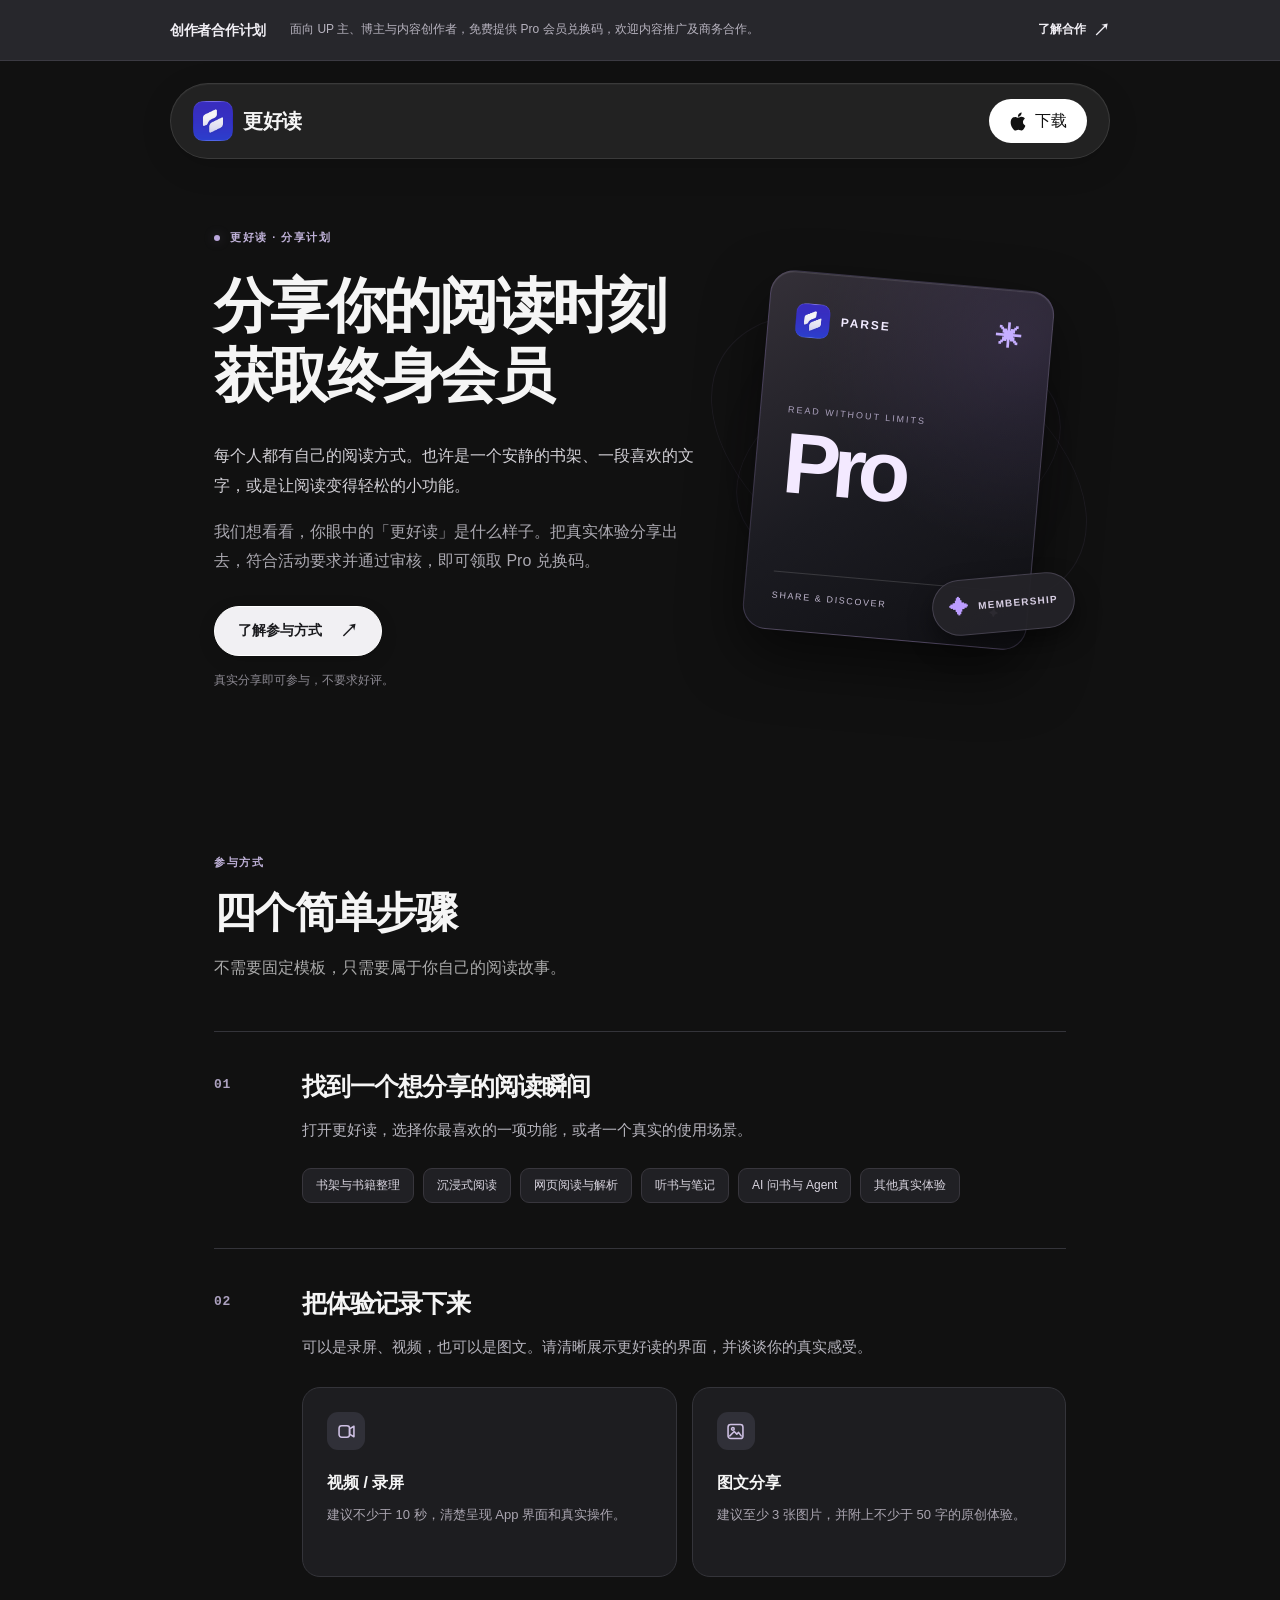
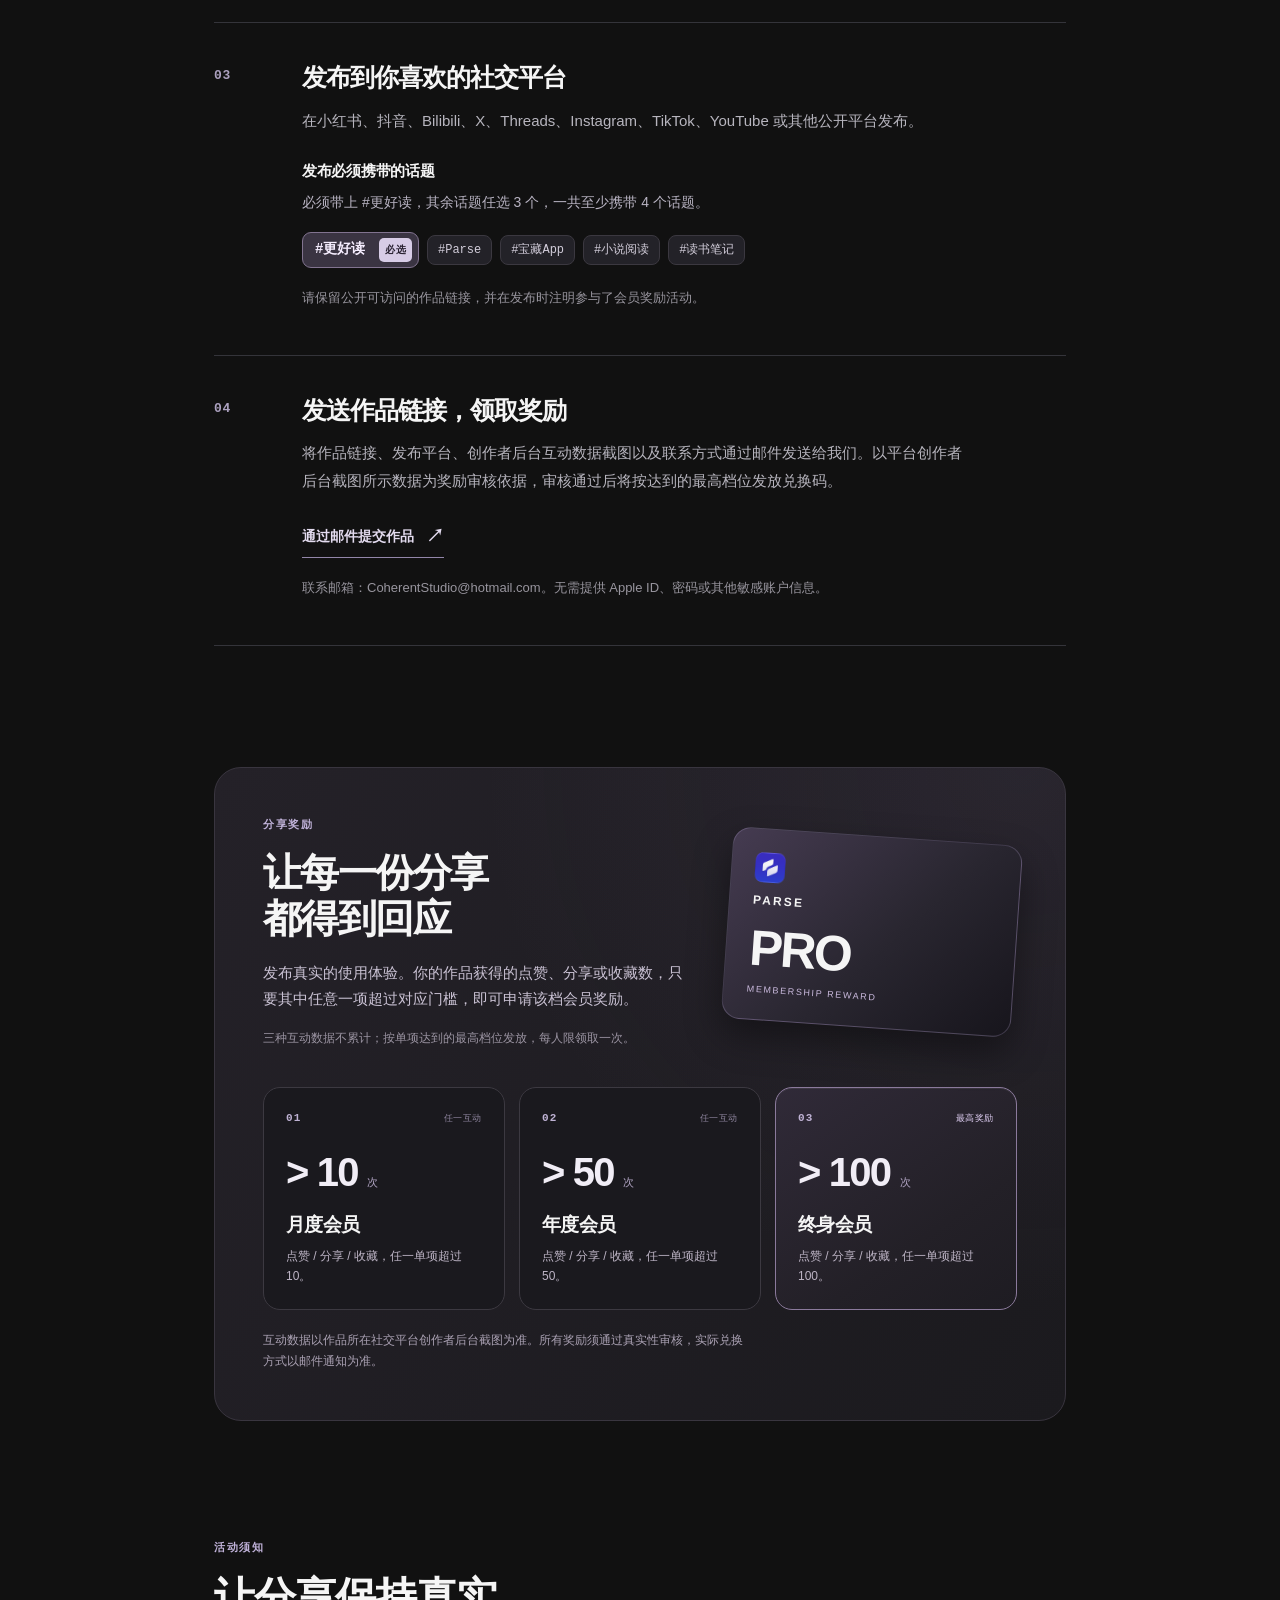
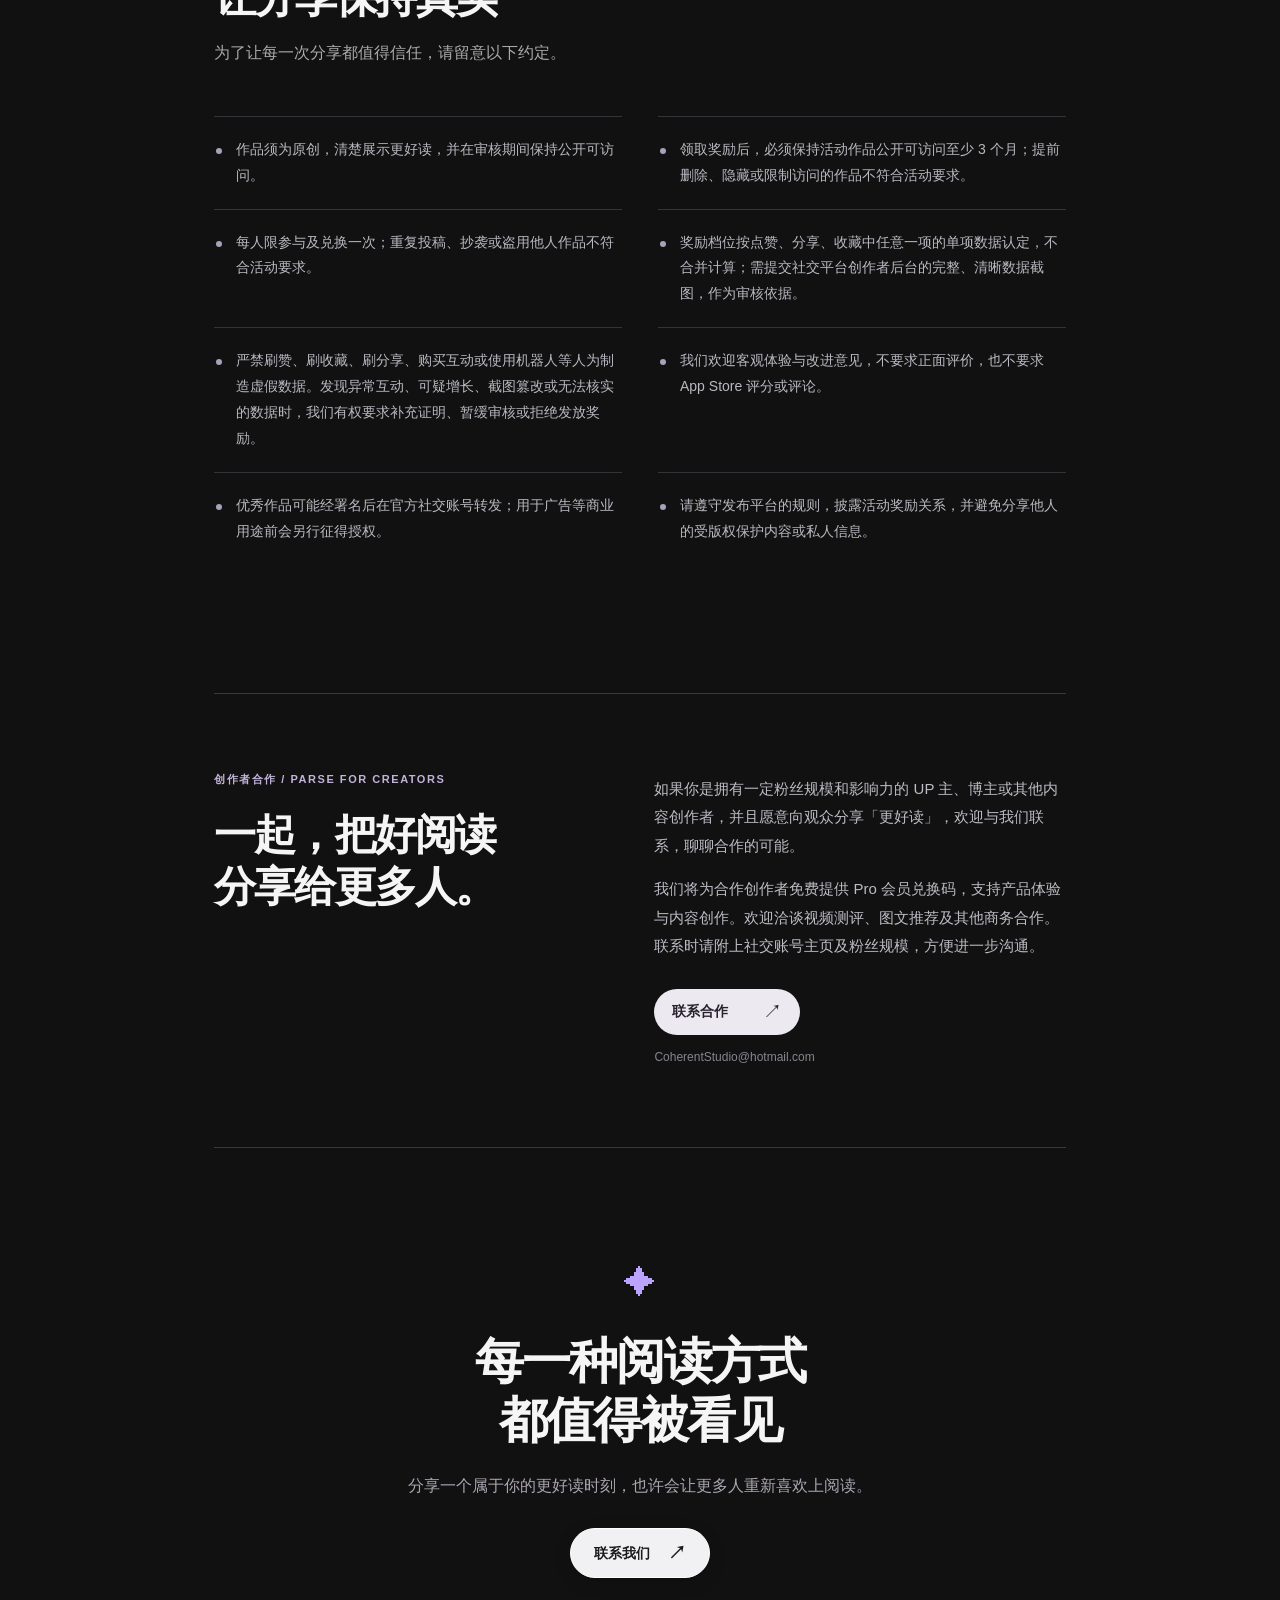
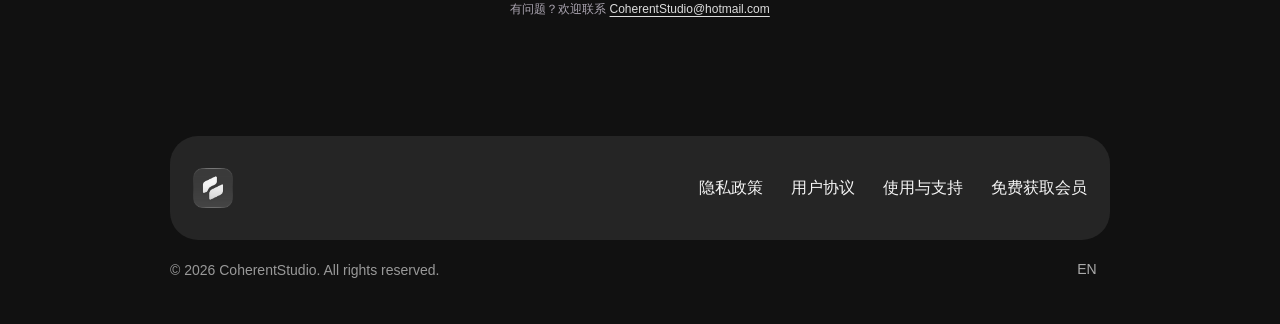
<file: rewards.html>
<!doctype html>
<html lang="zh-CN" data-title-zh="免费获取会员 · 更好读" data-title-en="Get Pro for Free · Parse">
<head>
<meta charset="UTF-8">
<meta name="viewport" content="width=device-width, initial-scale=1, viewport-fit=cover">
<meta name="apple-itunes-app" content="app-id=6821259436">
<meta name="theme-color" content="#111111">
<meta name="color-scheme" content="dark">
<title>免费获取会员 · 更好读</title>
<meta name="description" content="分享你的更好读 Parse 真实阅读体验，参与活动并有机会领取 Pro 会员兑换码。">
<meta property="og:title" content="分享你的更好读，获取终身会员">
<meta property="og:description" content="记录你的阅读瞬间，公开分享真实体验，参与更好读 Parse 社区分享活动。">
<meta property="og:type" content="website">
<meta property="og:url" content="https://parse.bycoherent.cn/rewards">
<link rel="canonical" href="https://parse.bycoherent.cn/rewards">
<link rel="icon" type="image/png" sizes="48x48" href="/favicon-purple4.png?v=28aab87e8b77">
<link rel="stylesheet" href="/style.css?v=20261019-4">
<link rel="stylesheet" href="/rewards.css?v=20261113-8">
<script src="/language.js?v=20261113-rewards" defer></script>
</head>
<body class="rewards-page">
<a class="creator-top-banner" href="#creator-collab">
  <span class="creator-top-banner-inner">
    <span class="creator-top-banner-title"><span lang="zh">创作者合作计划</span><span lang="en">Creator Partnerships</span></span>
    <span class="creator-top-banner-description"><span lang="zh">面向 UP 主、博主与内容创作者，免费提供 Pro 会员兑换码，欢迎内容推广及商务合作。</span><span lang="en">Complimentary Pro codes for creators and bloggers. Open to content and business partnerships.</span></span>
    <span class="creator-top-banner-action"><span lang="zh">了解合作</span><span lang="en">Learn more</span><span aria-hidden="true">↗</span></span>
  </span>
</a>
<header class="capsule-header"><a class="brand" href="/"><img src="/parse-icon.png" width="48" height="48" alt=""><span lang="zh">更好读</span><span lang="en">Parse</span></a><a class="download-link" href="https://apps.apple.com/us/app/%E6%9B%B4%E5%A5%BD%E8%AF%BB-%E6%B5%8F%E8%A7%88%E5%99%A8%E9%98%85%E8%AF%BB%E6%89%A9%E5%B1%95/id6821259436?l=zh-Hans-CN"><svg class="apple-mark" xmlns="http://www.w3.org/2000/svg" viewBox="0 0 16 16" fill="currentColor" aria-hidden="true" focusable="false"><path d="M11.182.008C11.148-.03 9.923.023 8.857 1.18c-1.066 1.156-.902 2.482-.878 2.516s1.52.087 2.475-1.258.762-2.391.728-2.43m3.314 11.733c-.048-.096-2.325-1.234-2.113-3.422s1.675-2.789 1.698-2.854-.597-.79-1.254-1.157a3.7 3.7 0 0 0-1.563-.434c-.108-.003-.483-.095-1.254.116-.508.139-1.653.589-1.968.607-.316.018-1.256-.522-2.267-.665-.647-.125-1.333.131-1.824.328-.49.196-1.422.754-2.074 2.237-.652 1.482-.311 3.83-.067 4.56s.625 1.924 1.273 2.796c.576.984 1.34 1.667 1.659 1.899s1.219.386 1.843.067c.502-.308 1.408-.485 1.766-.472.357.013 1.061.154 1.782.539.571.197 1.111.115 1.652-.105.541-.221 1.324-1.059 2.238-2.758q.52-1.185.473-1.282"/></svg><span lang="zh">下载</span><span lang="en">Download</span></a></header>
<main class="rewards-main">
  <section class="rewards-hero" aria-labelledby="rewards-heading">
    <div class="rewards-hero-copy">
      <p class="rewards-eyebrow"><span class="eyebrow-mark" aria-hidden="true"></span><span lang="zh">更好读 · 分享计划</span><span lang="en">PARSE · COMMUNITY REWARDS</span></p>
      <h1 id="rewards-heading"><span lang="zh">分享你的阅读时刻<br>获取终身会员</span><span lang="en">Share your reading.<br>Get lifetime Pro.</span></h1>
      <p class="rewards-lead"><span lang="zh">每个人都有自己的阅读方式。也许是一个安静的书架、一段喜欢的文字，或是让阅读变得轻松的小功能。</span><span lang="en">Every reader has a story. It might be a favorite book, a quiet moment in your library, or a small feature that makes reading feel effortless.</span></p>
      <p class="rewards-lead secondary"><span lang="zh">我们想看看，你眼中的「更好读」是什么样子。把真实体验分享出去，符合活动要求并通过审核，即可领取 Pro 兑换码。</span><span lang="en">We'd love to see what Parse looks like to you. Share your genuine experience publicly. Eligible posts that pass review can receive a Pro redemption code.</span></p>
      <a class="rewards-primary-link" href="#how-it-works"><span lang="zh">了解参与方式</span><span lang="en">How to participate</span><span aria-hidden="true">↗</span></a>
      <p class="rewards-small-note"><span lang="zh">真实分享即可参与，不要求好评。</span><span lang="en">Genuine experiences are welcome. Positive reviews are not required.</span></p>
    </div>
    <div class="rewards-art" aria-hidden="true">
      <div class="art-orbit orbit-one"></div><div class="art-orbit orbit-two"></div>
      <div class="art-glow"></div>
      <div class="membership-card">
        <div class="membership-card-top"><img src="/parse-icon.png" alt=""><span>PARSE</span><span class="card-star">✳</span></div>
        <div class="membership-card-center"><small>READ WITHOUT LIMITS</small><strong>Pro</strong></div>
        <div class="membership-card-bottom"><span>SHARE &amp; DISCOVER</span><span>✦</span></div>
      </div>
      <div class="reward-chip"><span class="chip-sparkle">✦</span><span>MEMBERSHIP</span></div>
    </div>
  </section>

  <section class="rewards-section" id="how-it-works" aria-labelledby="steps-heading">
    <div class="section-heading">
      <p class="section-kicker"><span lang="zh">参与方式</span><span lang="en">HOW IT WORKS</span></p>
      <h2 id="steps-heading"><span lang="zh">四个简单步骤</span><span lang="en">Four simple steps</span></h2>
      <p><span lang="zh">不需要固定模板，只需要属于你自己的阅读故事。</span><span lang="en">No script or fixed template. Just share your own reading story.</span></p>
    </div>

    <ol class="reward-steps">
      <li class="reward-step">
        <span class="step-number">01</span>
        <div class="step-content">
          <h3><span lang="zh">找到一个想分享的阅读瞬间</span><span lang="en">Pick a moment worth sharing</span></h3>
          <p><span lang="zh">打开更好读，选择你最喜欢的一项功能，或者一个真实的使用场景。</span><span lang="en">Open Parse and choose a feature you love or a moment from your real reading routine.</span></p>
          <div class="topic-tags">
            <span><span lang="zh">书架与书籍整理</span><span lang="en">Bookshelf &amp; library</span></span>
            <span><span lang="zh">沉浸式阅读</span><span lang="en">Immersive reading</span></span>
            <span><span lang="zh">网页阅读与解析</span><span lang="en">Web reading &amp; parsing</span></span>
            <span><span lang="zh">听书与笔记</span><span lang="en">Listening &amp; notes</span></span>
            <span><span lang="zh">AI 问书与 Agent</span><span lang="en">AI &amp; Agent</span></span>
            <span><span lang="zh">其他真实体验</span><span lang="en">Anything you enjoyed</span></span>
          </div>
        </div>
      </li>

      <li class="reward-step">
        <span class="step-number">02</span>
        <div class="step-content">
          <h3><span lang="zh">把体验记录下来</span><span lang="en">Capture your experience</span></h3>
          <p><span lang="zh">可以是录屏、视频，也可以是图文。请清晰展示更好读的界面，并谈谈你的真实感受。</span><span lang="en">Create a screen recording, video, or image post. Show Parse clearly and tell others what you genuinely think.</span></p>
          <div class="post-format-grid">
            <div class="post-format-card">
              <span class="post-format-icon" aria-hidden="true"><svg viewBox="0 0 24 24"><rect x="3.5" y="5.5" width="12" height="13" rx="3"></rect><path d="m15.5 9 5-3v12l-5-3z"></path></svg></span>
              <h4><span lang="zh">视频 / 录屏</span><span lang="en">Video / screen recording</span></h4>
              <p><span lang="zh">建议不少于 10 秒，清楚呈现 App 界面和真实操作。</span><span lang="en">At least 10 seconds is recommended, showing the app and actual use.</span></p>
            </div>
            <div class="post-format-card">
              <span class="post-format-icon" aria-hidden="true"><svg viewBox="0 0 24 24"><rect x="3.5" y="4" width="17" height="16" rx="3"></rect><circle cx="9" cy="9" r="1.5"></circle><path d="m5.5 17 5-5 3 3 2-2 3 4"></path></svg></span>
              <h4><span lang="zh">图文分享</span><span lang="en">Image post</span></h4>
              <p><span lang="zh">建议至少 3 张图片，并附上不少于 50 字的原创体验。</span><span lang="en">At least 3 images and 50 words of original commentary are recommended.</span></p>
            </div>
          </div>
        </div>
      </li>

      <li class="reward-step">
        <span class="step-number">03</span>
        <div class="step-content">
          <h3><span lang="zh">发布到你喜欢的社交平台</span><span lang="en">Post on your favorite social platform</span></h3>
          <p><span lang="zh">在小红书、抖音、Bilibili、X、Threads、Instagram、TikTok、YouTube 或其他公开平台发布。</span><span lang="en">Share publicly on Xiaohongshu, Douyin, Bilibili, X, Threads, Instagram, TikTok, YouTube, or any other public platform.</span></p>
          <div class="hashtag-instructions">
            <h4><span lang="zh">发布必须携带的话题</span><span lang="en">Required hashtags for your post</span></h4>
            <p><span lang="zh">必须带上 #更好读，其余话题任选 3 个，一共至少携带 4 个话题。</span><span lang="en">Include #更好读 (required), plus any 3 of the other 4 tags — at least 4 tags total.</span></p>
          </div>
          <div class="hashtag-line" aria-label="活动话题">
            <span class="hashtag-required"><code>#更好读</code><strong><span lang="zh">必选</span><span lang="en">REQUIRED</span></strong></span>
            <span class="hashtag-optional"><code>#Parse</code></span>
            <span class="hashtag-optional"><code>#宝藏App</code></span>
            <span class="hashtag-optional"><code>#小说阅读</code></span>
            <span class="hashtag-optional"><code>#读书笔记</code></span>
          </div>
          <p class="step-detail"><span lang="zh">请保留公开可访问的作品链接，并在发布时注明参与了会员奖励活动。</span><span lang="en">Keep a public link to your post, and disclose that you're taking part in a membership reward campaign.</span></p>
        </div>
      </li>

      <li class="reward-step">
        <span class="step-number">04</span>
        <div class="step-content">
          <h3><span lang="zh">发送作品链接，领取奖励</span><span lang="en">Submit your link and claim your reward</span></h3>
          <p><span lang="zh">将作品链接、发布平台、创作者后台互动数据截图以及联系方式通过邮件发送给我们。以平台创作者后台截图所示数据为奖励审核依据，审核通过后将按达到的最高档位发放兑换码。</span><span lang="en">Email your public post URL, platform, a screenshot of engagement statistics from your creator dashboard, and contact details. The creator dashboard screenshot is used to verify reward eligibility. Once approved, you will receive a code for the highest qualifying tier.</span></p>
          <a class="rewards-secondary-link" href="mailto:CoherentStudio@hotmail.com?subject=Parse%20Pro%20%E5%88%86%E4%BA%AB%E6%B4%BB%E5%8A%A8%20%2F%20Share%20Rewards&body=%E7%A4%BE%E4%BA%A4%E5%B9%B3%E5%8F%B0%20%2F%20Platform%3A%0A%E4%BD%9C%E5%93%81%E9%93%BE%E6%8E%A5%20%2F%20Post%20URL%3A%0A%E8%81%94%E7%B3%BB%E6%96%B9%E5%BC%8F%20%2F%20Contact%3A%0A"><span lang="zh">通过邮件提交作品</span><span lang="en">Submit by email</span><span aria-hidden="true">↗</span></a>
          <p class="step-detail"><span lang="zh">联系邮箱：CoherentStudio@hotmail.com。无需提供 Apple ID、密码或其他敏感账户信息。</span><span lang="en">Email: CoherentStudio@hotmail.com. Never send your Apple ID, password, or other sensitive account information.</span></p>
        </div>
      </li>
    </ol>
  </section>

  <section class="reward-feature" aria-labelledby="reward-heading">
    <div class="reward-feature-copy">
      <p class="section-kicker"><span lang="zh">分享奖励</span><span lang="en">YOUR REWARD</span></p>
      <h2 id="reward-heading"><span lang="zh">让每一份分享<br>都得到回应</span><span lang="en">Share your story.<br>Unlock Pro.</span></h2>
      <p><span lang="zh">发布真实的使用体验。你的作品获得的点赞、分享或收藏数，只要其中任意一项超过对应门槛，即可申请该档会员奖励。</span><span lang="en">Share your genuine experience. If the number of likes, shares, or saves on your post individually exceeds a tier threshold, you may claim that reward.</span></p>
      <p class="reward-fine-print"><span lang="zh">三种互动数据不累计；按单项达到的最高档位发放，每人限领取一次。</span><span lang="en">Likes, shares and saves are not added together. The highest qualifying tier applies; one redemption per person.</span></p>
    </div>
    <div class="reward-mini-card" aria-hidden="true"><img src="/parse-icon.png" alt=""><span>PARSE</span><strong>PRO</strong><small>MEMBERSHIP REWARD</small></div>
    <div class="reward-tier-grid" aria-label="Pro 会员奖励档位">
      <article class="reward-tier">
        <div class="reward-tier-top"><span class="reward-tier-number">01</span><span class="reward-tier-metric"><span lang="zh">任一互动</span><span lang="en">ANY ONE METRIC</span></span></div>
        <p class="reward-tier-threshold">&gt; 10 <small><span lang="zh">次</span><span lang="en">interactions</span></small></p>
        <h3><span lang="zh">月度会员</span><span lang="en">1-Month Pro</span></h3>
        <p><span lang="zh">点赞 / 分享 / 收藏，任一单项超过 10。</span><span lang="en">More than 10 likes, shares, or saves in any one category.</span></p>
      </article>
      <article class="reward-tier">
        <div class="reward-tier-top"><span class="reward-tier-number">02</span><span class="reward-tier-metric"><span lang="zh">任一互动</span><span lang="en">ANY ONE METRIC</span></span></div>
        <p class="reward-tier-threshold">&gt; 50 <small><span lang="zh">次</span><span lang="en">interactions</span></small></p>
        <h3><span lang="zh">年度会员</span><span lang="en">1-Year Pro</span></h3>
        <p><span lang="zh">点赞 / 分享 / 收藏，任一单项超过 50。</span><span lang="en">More than 50 likes, shares, or saves in any one category.</span></p>
      </article>
      <article class="reward-tier reward-tier-highlight">
        <div class="reward-tier-top"><span class="reward-tier-number">03</span><span class="reward-tier-metric"><span lang="zh">最高奖励</span><span lang="en">TOP REWARD</span></span></div>
        <p class="reward-tier-threshold">&gt; 100 <small><span lang="zh">次</span><span lang="en">interactions</span></small></p>
        <h3><span lang="zh">终身会员</span><span lang="en">Lifetime Pro</span></h3>
        <p><span lang="zh">点赞 / 分享 / 收藏，任一单项超过 100。</span><span lang="en">More than 100 likes, shares, or saves in any one category.</span></p>
      </article>
    </div>
    <p class="reward-tier-disclaimer"><span lang="zh">互动数据以作品所在社交平台创作者后台截图为准。所有奖励须通过真实性审核，实际兑换方式以邮件通知为准。</span><span lang="en">Engagement counts are assessed using screenshots from the social platform's creator dashboard. All rewards require authenticity review; redemption instructions will be provided by email.</span></p>
  </section>

  <section class="rewards-section rewards-guidelines" aria-labelledby="guidelines-heading">
    <div class="section-heading">
      <p class="section-kicker"><span lang="zh">活动须知</span><span lang="en">GOOD TO KNOW</span></p>
      <h2 id="guidelines-heading"><span lang="zh">让分享保持真实</span><span lang="en">Keep it real</span></h2>
      <p><span lang="zh">为了让每一次分享都值得信任，请留意以下约定。</span><span lang="en">A few simple guidelines help keep every recommendation authentic.</span></p>
    </div>
    <ul class="guidelines-list">
      <li><span lang="zh">作品须为原创，清楚展示更好读，并在审核期间保持公开可访问。</span><span lang="en">Your post must be original, clearly show Parse, and remain public during review.</span></li>
      <li><span lang="zh">领取奖励后，必须保持活动作品公开可访问至少 3 个月；提前删除、隐藏或限制访问的作品不符合活动要求。</span><span lang="en">You must keep your post publicly accessible for at least 3 months after receiving the reward. Deleting, hiding, or restricting access early violates the campaign requirements.</span></li>
      <li><span lang="zh">每人限参与及兑换一次；重复投稿、抄袭或盗用他人作品不符合活动要求。</span><span lang="en">One participation and redemption per person. Duplicate posts, plagiarism, or reused content are ineligible.</span></li>
      <li><span lang="zh">奖励档位按点赞、分享、收藏中任意一项的单项数据认定，不合并计算；需提交社交平台创作者后台的完整、清晰数据截图，作为审核依据。</span><span lang="en">Each tier is determined by any single metric: likes, shares, or saves; metrics cannot be combined. Submit a clear, complete screenshot of the social platform's creator dashboard for verification.</span></li>
      <li><span lang="zh">严禁刷赞、刷收藏、刷分享、购买互动或使用机器人等人为制造虚假数据。发现异常互动、可疑增长、截图篡改或无法核实的数据时，我们有权要求补充证明、暂缓审核或拒绝发放奖励。</span><span lang="en">Artificial engagement is prohibited, including purchased likes, shares, saves, bots, and manipulation. For unusual engagement, suspicious spikes, altered screenshots, or unverifiable statistics, we may request further evidence, delay review, or deny rewards.</span></li>
      <li><span lang="zh">我们欢迎客观体验与改进意见，不要求正面评价，也不要求 App Store 评分或评论。</span><span lang="en">Honest opinions and constructive criticism are welcome. No positive review or App Store rating is required.</span></li>
      <li><span lang="zh">优秀作品可能经署名后在官方社交账号转发；用于广告等商业用途前会另行征得授权。</span><span lang="en">We may reshare selected posts with credit. We'll request separate permission before commercial or advertising use.</span></li>
      <li><span lang="zh">请遵守发布平台的规则，披露活动奖励关系，并避免分享他人的受版权保护内容或私人信息。</span><span lang="en">Follow the platform's rules, disclose the reward incentive, and avoid sharing protected content or private information.</span></li>
    </ul>
  </section>

  <section class="creator-partnership" id="creator-collab" aria-labelledby="creator-collab-heading">
    <div class="creator-partnership-heading">
      <p class="section-kicker"><span lang="zh">创作者合作 / PARSE FOR CREATORS</span><span lang="en">PARSE FOR CREATORS</span></p>
      <h2 id="creator-collab-heading"><span lang="zh">一起，把好阅读<br>分享给更多人。</span><span lang="en">Great reading<br>is worth sharing.</span></h2>
    </div>
    <div class="creator-partnership-content">
      <p><span lang="zh">如果你是拥有一定粉丝规模和影响力的 UP 主、博主或其他内容创作者，并且愿意向观众分享「更好读」，欢迎与我们联系，聊聊合作的可能。</span><span lang="en">If you’re a video creator, blogger, or content creator with an established audience and influence, and you’d like to share Parse with your community, feel free to get in touch to discuss a collaboration.</span></p>
      <p><span lang="zh">我们将为合作创作者免费提供 Pro 会员兑换码，支持产品体验与内容创作。欢迎洽谈视频测评、图文推荐及其他商务合作。联系时请附上社交账号主页及粉丝规模，方便进一步沟通。</span><span lang="en">We provide complimentary Pro membership codes to collaborating creators for product exploration and content production. Video reviews, editorial features, and other partnerships are welcome. When reaching out, please include your creator profile and approximate audience size.</span></p>
      <a class="creator-partnership-link" href="mailto:CoherentStudio@hotmail.com?subject=Parse%20Creator%20Partnership%20%2F%20%E5%88%9B%E4%BD%9C%E8%80%85%E5%90%88%E4%BD%9C&amp;body=%E5%B9%B3%E5%8F%B0%20%2F%20Platform%3A%0A%E8%B4%A6%E5%8F%B7%20%2F%20Creator%20profile%3A%0A%E7%B2%89%E4%B8%9D%E8%A7%84%E6%A8%A1%20%2F%20Audience%20size%3A%0A%E5%90%88%E4%BD%9C%E6%83%B3%E6%B3%95%20%2F%20Proposal%3A%0A"><span lang="zh">联系合作</span><span lang="en">Get in touch</span><span aria-hidden="true">↗</span></a>
      <p class="creator-partnership-email">CoherentStudio@hotmail.com</p>
    </div>
  </section>

  <section class="rewards-closing" aria-labelledby="closing-heading">
    <div class="closing-symbol" aria-hidden="true">✦</div>
    <h2 id="closing-heading"><span lang="zh">每一种阅读方式<br>都值得被看见</span><span lang="en">Every reading story<br>deserves to be seen</span></h2>
    <p><span lang="zh">分享一个属于你的更好读时刻，也许会让更多人重新喜欢上阅读。</span><span lang="en">Share your Parse moment. It might inspire someone else to fall in love with reading again.</span></p>
    <a class="rewards-primary-link" href="mailto:CoherentStudio@hotmail.com?subject=Parse%20Pro%20%E5%88%86%E4%BA%AB%E6%B4%BB%E5%8A%A8%20%2F%20Share%20Rewards&body=%E7%A4%BE%E4%BA%A4%E5%B9%B3%E5%8F%B0%20%2F%20Platform%3A%0A%E4%BD%9C%E5%93%81%E9%93%BE%E6%8E%A5%20%2F%20Post%20URL%3A%0A%E8%81%94%E7%B3%BB%E6%96%B9%E5%BC%8F%20%2F%20Contact%3A%0A"><span lang="zh">联系我们</span><span lang="en">Contact us</span><span aria-hidden="true">↗</span></a>
    <p class="closing-contact"><span lang="zh">有问题？欢迎联系</span><span lang="en">Questions? Write to</span> <a href="mailto:CoherentStudio@hotmail.com">CoherentStudio@hotmail.com</a></p>
  </section>
</main>
<footer class="site-footer"><div class="footer-card"><div class="footer-top"><a class="footer-brand" href="/" data-brand-label aria-label="更好读"><img src="/parse-icon.png" width="48" height="48" alt=""></a><button id="language" aria-label="Switch to English">EN</button></div><nav aria-label="Footer"><a href="/privacy"><span lang="zh">隐私政策</span><span lang="en">Privacy</span></a><a href="/terms"><span lang="zh">用户协议</span><span lang="en">Terms of Use</span></a><a href="/support"><span lang="zh">使用与支持</span><span lang="en">Help & Support</span></a><a href="/rewards"><span lang="zh">免费获取会员</span><span lang="en">Get Pro for Free</span></a></nav></div><p class="copyright">© 2026 CoherentStudio. All rights reserved.</p></footer>
</body>
</html>
</file>
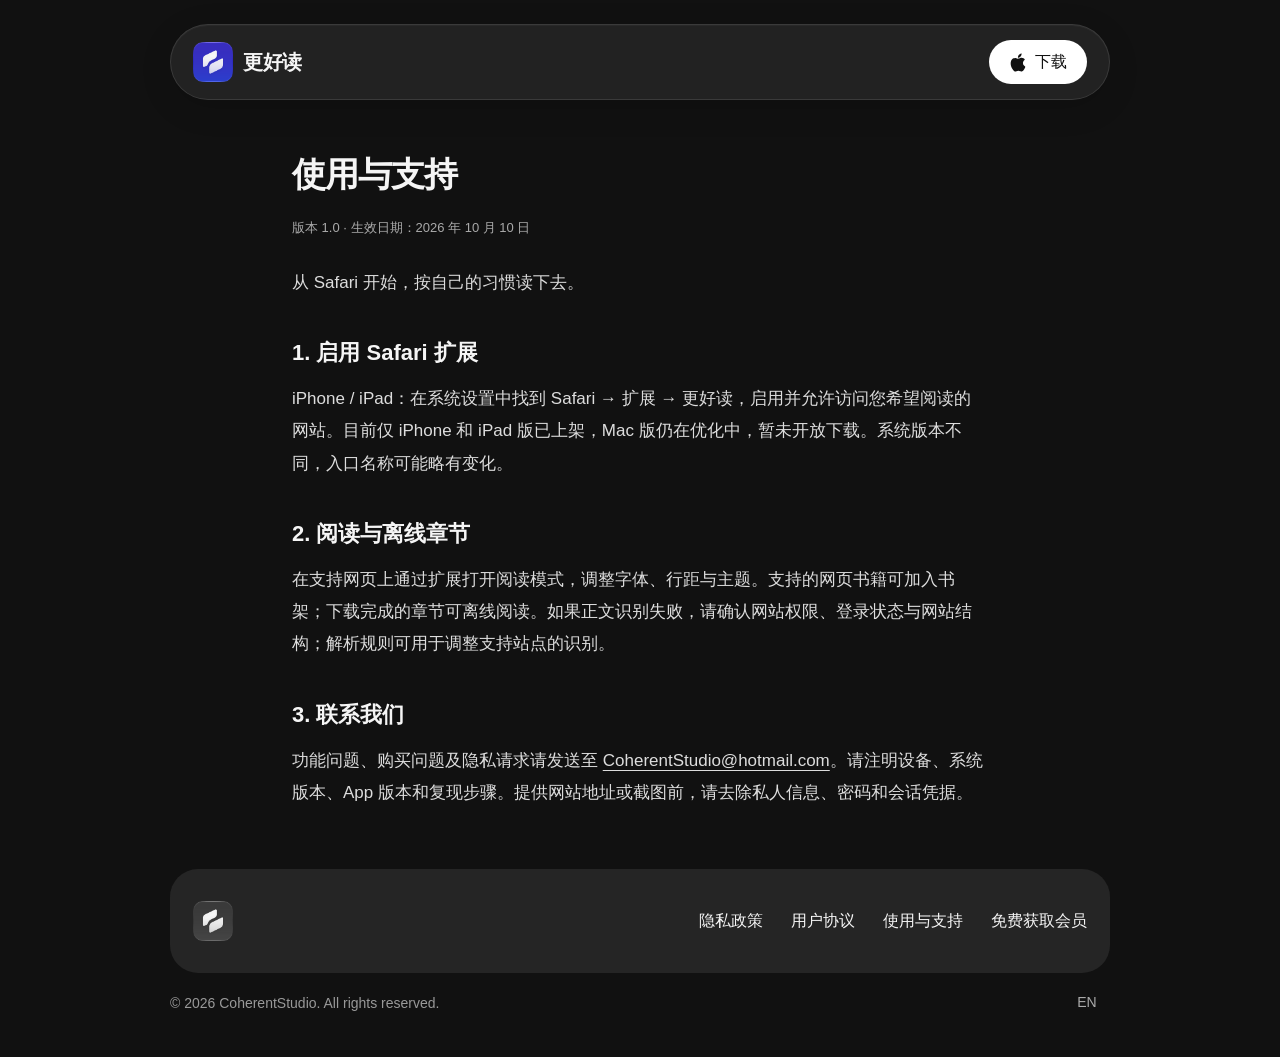
<file: support.html>
<!doctype html><html lang="zh-CN" data-title-zh="使用与支持 · 更好读" data-title-en="Help & Support · Parse"><head><meta charset="UTF-8"><meta name="viewport" content="width=device-width, initial-scale=1, viewport-fit=cover"><meta name="apple-itunes-app" content="app-id=6821259436">


<meta name="theme-color" content="#111111">
<meta name="color-scheme" content="dark">
<title>使用与支持 · 更好读</title><meta name="description" content="更好读的使用与支持"><link rel="stylesheet" href="/style.css?v=20261019-4"><script src="/language.js?v=20261113-rewards" defer></script><link rel="icon" type="image/png" sizes="48x48" href="/favicon-purple4.png?v=28aab87e8b77">
<link rel="canonical" href="https://parse.bycoherent.cn/support">
</head><body class="docs-page"><header class="capsule-header"><a class="brand" href="/"><img src="/parse-icon.png" width="48" height="48" alt=""><span lang="zh">更好读</span><span lang="en">Parse</span></a><a class="download-link" href="https://apps.apple.com/us/app/%E6%9B%B4%E5%A5%BD%E8%AF%BB-%E6%B5%8F%E8%A7%88%E5%99%A8%E9%98%85%E8%AF%BB%E6%89%A9%E5%B1%95/id6821259436?l=zh-Hans-CN"><svg class="apple-mark" xmlns="http://www.w3.org/2000/svg" viewBox="0 0 16 16" fill="currentColor" aria-hidden="true" focusable="false"><path d="M11.182.008C11.148-.03 9.923.023 8.857 1.18c-1.066 1.156-.902 2.482-.878 2.516s1.52.087 2.475-1.258.762-2.391.728-2.43m3.314 11.733c-.048-.096-2.325-1.234-2.113-3.422s1.675-2.789 1.698-2.854-.597-.79-1.254-1.157a3.7 3.7 0 0 0-1.563-.434c-.108-.003-.483-.095-1.254.116-.508.139-1.653.589-1.968.607-.316.018-1.256-.522-2.267-.665-.647-.125-1.333.131-1.824.328-.49.196-1.422.754-2.074 2.237-.652 1.482-.311 3.83-.067 4.56s.625 1.924 1.273 2.796c.576.984 1.34 1.667 1.659 1.899s1.219.386 1.843.067c.502-.308 1.408-.485 1.766-.472.357.013 1.061.154 1.782.539.571.197 1.111.115 1.652-.105.541-.221 1.324-1.059 2.238-2.758q.52-1.185.473-1.282"/></svg><span lang="zh">下载</span><span lang="en">Download</span></a></header><main class="docs-layout"><article class="document"><h1><span lang="zh">使用与支持</span><span lang="en">Help and Support</span></h1><p class="meta"><span lang="zh">版本 1.0 · 生效日期：2026 年 10 月 10 日</span><span lang="en">Version 1.0 · Effective October 10, 2026</span></p><p><span lang="zh">从 Safari 开始，按自己的习惯读下去。</span><span lang="en">Start in Safari. Read your way.</span></p><section><h2 id="section-1"><span lang="zh">1. 启用 Safari 扩展</span><span lang="en">1. Enable the Safari extension</span></h2><p><span lang="zh">iPhone / iPad：在系统设置中找到 Safari → 扩展 → 更好读，启用并允许访问您希望阅读的网站。目前仅 iPhone 和 iPad 版已上架，Mac 版仍在优化中，暂未开放下载。系统版本不同，入口名称可能略有变化。</span><span lang="en">On iPhone or iPad, find Safari → Extensions → Parse in system settings, enable it, and allow your chosen websites. The app is currently available for iPhone and iPad only. The Mac version is still being refined and is not yet available to download. Labels may vary by system version.</span></p></section><section><h2 id="section-2"><span lang="zh">2. 阅读与离线章节</span><span lang="en">2. Reading and offline chapters</span></h2><p><span lang="zh">在支持网页上通过扩展打开阅读模式，调整字体、行距与主题。支持的网页书籍可加入书架；下载完成的章节可离线阅读。如果正文识别失败，请确认网站权限、登录状态与网站结构；解析规则可用于调整支持站点的识别。</span><span lang="en">Open reading mode through the extension on supported pages and adjust fonts, spacing and themes. Add supported web books to your library and read downloaded chapters offline. If extraction fails, check website access, sign-in status and page structure. Parsing rules can adjust recognition for supported sites.</span></p></section><section><h2 id="section-3"><span lang="zh">3. 联系我们</span><span lang="en">3. Contact us</span></h2><p><span lang="zh">功能问题、购买问题及隐私请求请发送至 <a href="mailto:CoherentStudio@hotmail.com">CoherentStudio@hotmail.com</a>。请注明设备、系统版本、App 版本和复现步骤。提供网站地址或截图前，请去除私人信息、密码和会话凭据。</span><span lang="en">Send feature, purchase and privacy questions to <a href="mailto:CoherentStudio@hotmail.com">CoherentStudio@hotmail.com</a>. Include device, system version, app version and steps to reproduce. Remove private information, passwords and session credentials before sharing URLs or screenshots.</span></p></section></article></main><footer class="site-footer"><div class="footer-card"><div class="footer-top"><a class="footer-brand" href="/" data-brand-label aria-label="更好读"><img src="/parse-icon.png" width="48" height="48" alt=""></a><button id="language" aria-label="Switch to English">EN</button></div><nav aria-label="Footer"><a href="/privacy"><span lang="zh">隐私政策</span><span lang="en">Privacy</span></a><a href="/terms"><span lang="zh">用户协议</span><span lang="en">Terms of Use</span></a><a href="/support"><span lang="zh">使用与支持</span><span lang="en">Help & Support</span></a><a href="/rewards"><span lang="zh">免费获取会员</span><span lang="en">Get Pro for Free</span></a></nav></div><p class="copyright">© 2026 CoherentStudio. All rights reserved.</p></footer></body></html>
</file>
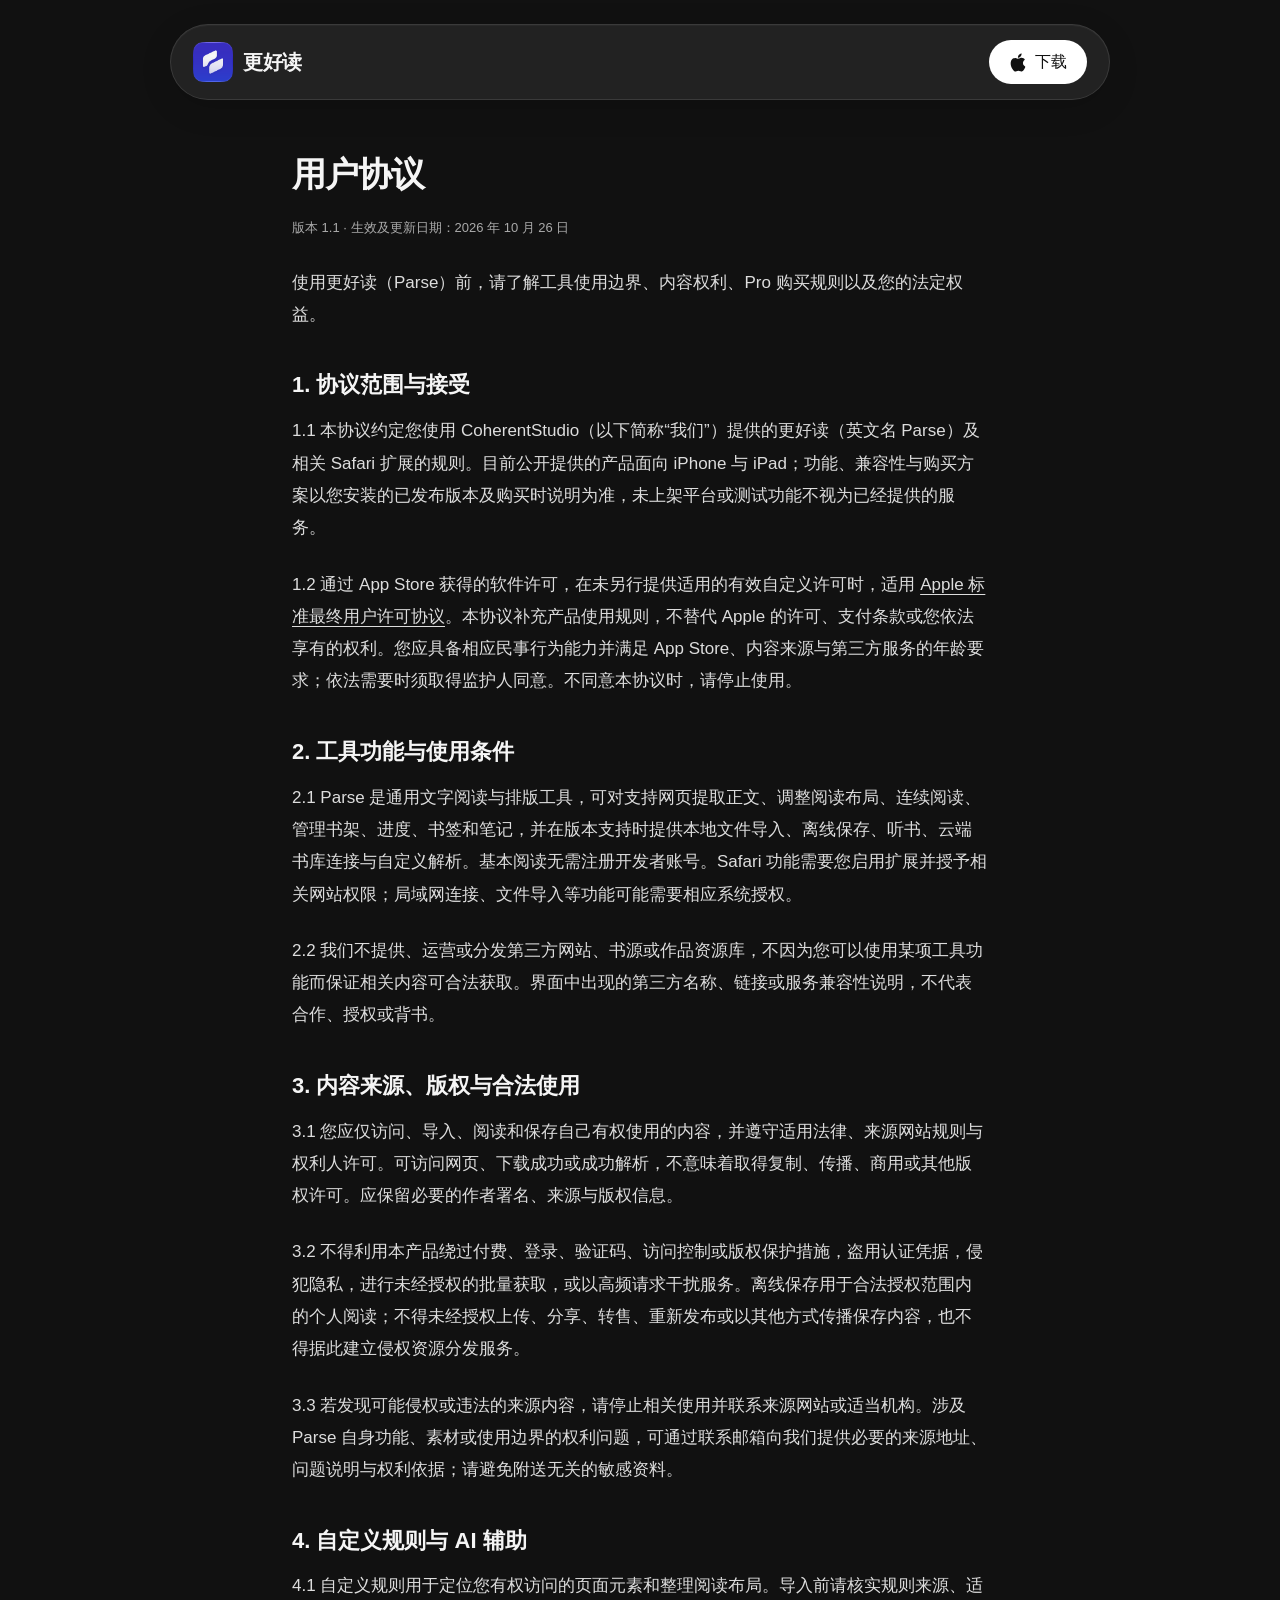
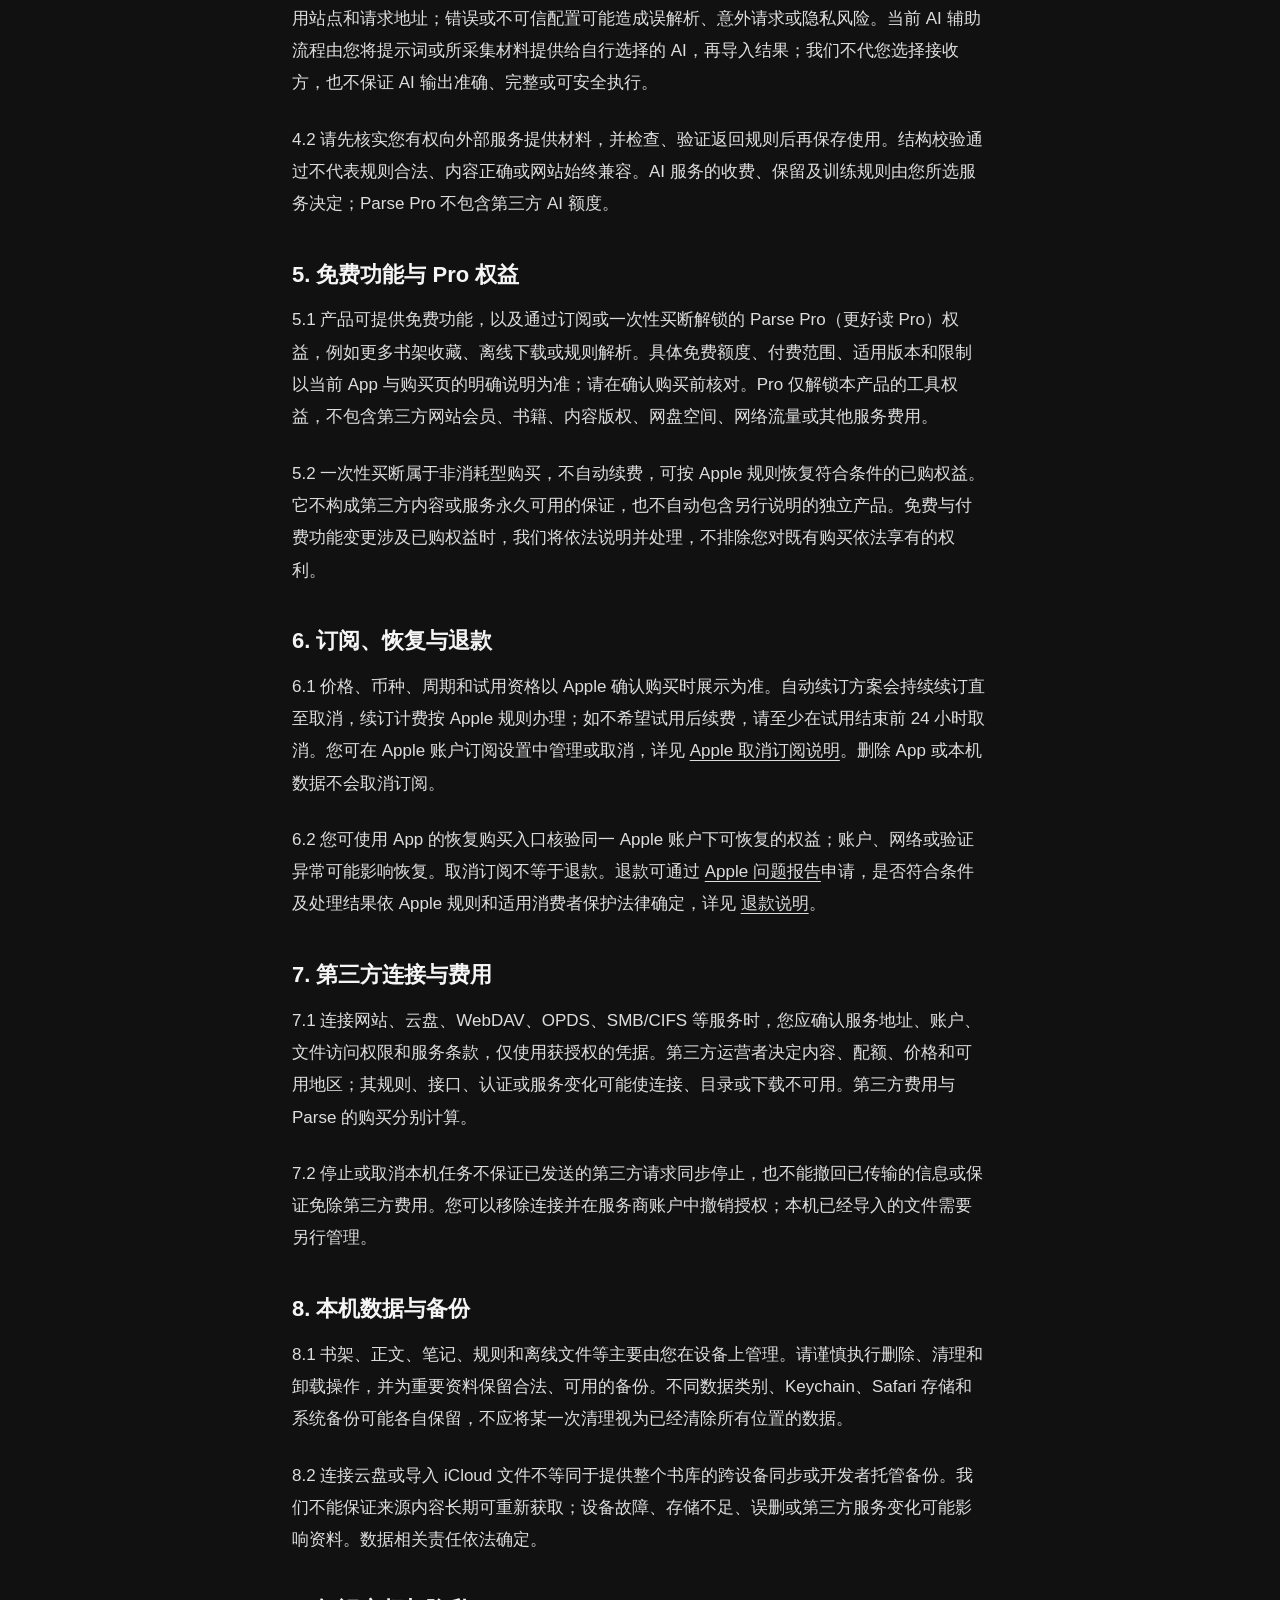
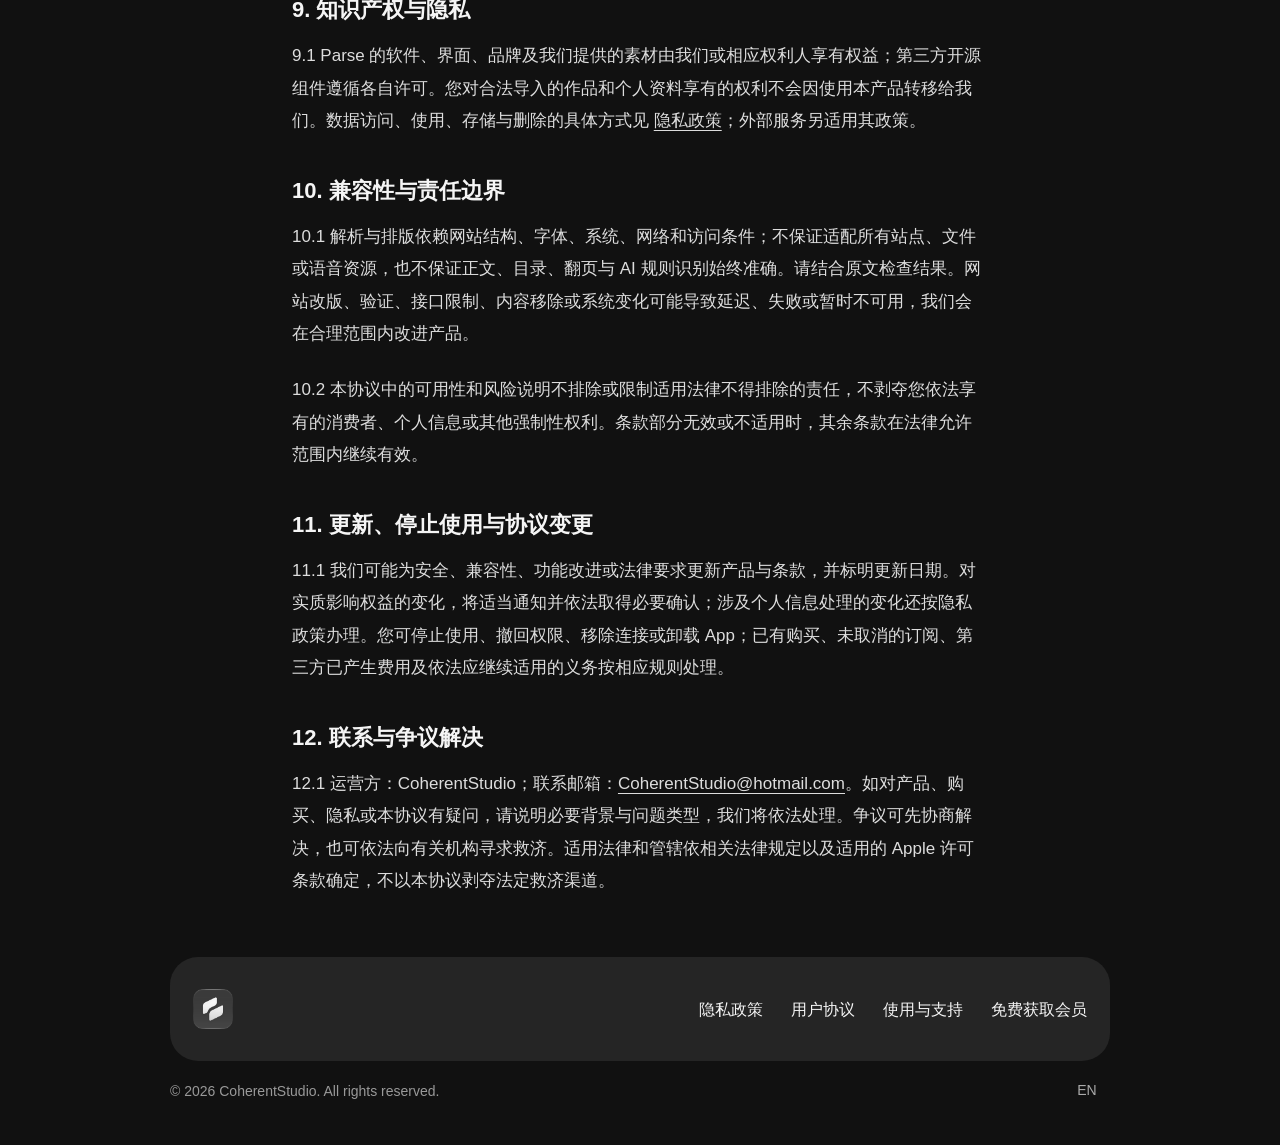
<file: terms.html>
<!doctype html><html lang="zh-CN" data-title-zh="用户协议 · 更好读" data-title-en="Terms of Use · Parse"><head><meta charset="UTF-8"><meta name="viewport" content="width=device-width, initial-scale=1, viewport-fit=cover"><meta name="apple-itunes-app" content="app-id=6821259436">


<meta name="theme-color" content="#111111">
<meta name="color-scheme" content="dark">
<title>用户协议 · 更好读</title><meta name="description" content="更好读的用户协议"><link rel="stylesheet" href="/style.css?v=20261019-4"><script src="/language.js?v=20261113-rewards" defer></script><link rel="icon" type="image/png" sizes="48x48" href="/favicon-purple4.png?v=28aab87e8b77">
<link rel="canonical" href="https://parse.bycoherent.cn/terms">
</head><body class="docs-page"><header class="capsule-header"><a class="brand" href="/"><img src="/parse-icon.png" width="48" height="48" alt=""><span lang="zh">更好读</span><span lang="en">Parse</span></a><a class="download-link" href="https://apps.apple.com/us/app/%E6%9B%B4%E5%A5%BD%E8%AF%BB-%E6%B5%8F%E8%A7%88%E5%99%A8%E9%98%85%E8%AF%BB%E6%89%A9%E5%B1%95/id6821259436?l=zh-Hans-CN"><svg class="apple-mark" xmlns="http://www.w3.org/2000/svg" viewBox="0 0 16 16" fill="currentColor" aria-hidden="true" focusable="false"><path d="M11.182.008C11.148-.03 9.923.023 8.857 1.18c-1.066 1.156-.902 2.482-.878 2.516s1.52.087 2.475-1.258.762-2.391.728-2.43m3.314 11.733c-.048-.096-2.325-1.234-2.113-3.422s1.675-2.789 1.698-2.854-.597-.79-1.254-1.157a3.7 3.7 0 0 0-1.563-.434c-.108-.003-.483-.095-1.254.116-.508.139-1.653.589-1.968.607-.316.018-1.256-.522-2.267-.665-.647-.125-1.333.131-1.824.328-.49.196-1.422.754-2.074 2.237-.652 1.482-.311 3.83-.067 4.56s.625 1.924 1.273 2.796c.576.984 1.34 1.667 1.659 1.899s1.219.386 1.843.067c.502-.308 1.408-.485 1.766-.472.357.013 1.061.154 1.782.539.571.197 1.111.115 1.652-.105.541-.221 1.324-1.059 2.238-2.758q.52-1.185.473-1.282"/></svg><span lang="zh">下载</span><span lang="en">Download</span></a></header><main class="docs-layout"><article class="document">
<h1><span lang="zh">用户协议</span><span lang="en">Terms of Use</span></h1>
<p class="meta"><span lang="zh">版本 1.1 · 生效及更新日期：2026 年 10 月 26 日</span><span lang="en">Version 1.1 · Effective and updated October 26, 2026</span></p>
<p><span lang="zh">使用更好读（Parse）前，请了解工具使用边界、内容权利、Pro 购买规则以及您的法定权益。</span><span lang="en">Before using Parse, review its tool-use boundaries, content rights, Pro purchase rules and your legal rights.</span></p>
<section><h2 id="section-1"><span lang="zh">1. 协议范围与接受</span><span lang="en">1. Scope and acceptance</span></h2>
<p><span lang="zh">1.1 本协议约定您使用 CoherentStudio（以下简称“我们”）提供的更好读（英文名 Parse）及相关 Safari 扩展的规则。目前公开提供的产品面向 iPhone 与 iPad；功能、兼容性与购买方案以您安装的已发布版本及购买时说明为准，未上架平台或测试功能不视为已经提供的服务。</span><span lang="en">1.1 These terms govern your use of Parse and its Safari extension provided by CoherentStudio (“we”). The publicly available product currently serves iPhone and iPad. Features, compatibility and plans depend on the released version and purchase disclosures. Unreleased platforms and test features are not treated as already available services.</span></p>
<p><span lang="zh">1.2 通过 App Store 获得的软件许可，在未另行提供适用的有效自定义许可时，适用 <a href="https://www.apple.com/legal/internet-services/itunes/dev/stdeula/">Apple 标准最终用户许可协议</a>。本协议补充产品使用规则，不替代 Apple 的许可、支付条款或您依法享有的权利。您应具备相应民事行为能力并满足 App Store、内容来源与第三方服务的年龄要求；依法需要时须取得监护人同意。不同意本协议时，请停止使用。</span><span lang="en">1.2 The software license for an App Store copy follows the <a href="https://www.apple.com/legal/internet-services/itunes/dev/stdeula/">Apple Standard EULA</a> unless a valid applicable custom license is provided. These terms supplement product use and do not replace Apple’s licensing/payment terms or your legal rights. You must have the necessary legal capacity, meet App Store, content and provider age requirements, and obtain guardian consent where required. Stop using the product if you do not agree.</span></p>
</section>
<section><h2 id="section-2"><span lang="zh">2. 工具功能与使用条件</span><span lang="en">2. Features and requirements</span></h2>
<p><span lang="zh">2.1 Parse 是通用文字阅读与排版工具，可对支持网页提取正文、调整阅读布局、连续阅读、管理书架、进度、书签和笔记，并在版本支持时提供本地文件导入、离线保存、听书、云端书库连接与自定义解析。基本阅读无需注册开发者账号。Safari 功能需要您启用扩展并授予相关网站权限；局域网连接、文件导入等功能可能需要相应系统授权。</span><span lang="en">2.1 Parse is a general text-reading and layout tool for supported webpages, continuous reading, library/progress management, bookmarks and notes. Supported versions may also provide local imports, offline saving, listening, cloud-library connections and custom parsing. Basic reading requires no developer account. Safari features require the enabled extension and site access; local-network access and file imports may require relevant system permissions.</span></p>
<p><span lang="zh">2.2 我们不提供、运营或分发第三方网站、书源或作品资源库，不因为您可以使用某项工具功能而保证相关内容可合法获取。界面中出现的第三方名称、链接或服务兼容性说明，不代表合作、授权或背书。</span><span lang="en">2.2 We do not provide, operate or distribute third-party sites, book sources or repositories of works. Availability of a tool does not establish that content may lawfully be obtained. Third-party names, links and compatibility descriptions do not imply partnership, authorization or endorsement.</span></p>
</section>
<section><h2 id="section-3"><span lang="zh">3. 内容来源、版权与合法使用</span><span lang="en">3. Content, copyright and lawful use</span></h2>
<p><span lang="zh">3.1 您应仅访问、导入、阅读和保存自己有权使用的内容，并遵守适用法律、来源网站规则与权利人许可。可访问网页、下载成功或成功解析，不意味着取得复制、传播、商用或其他版权许可。应保留必要的作者署名、来源与版权信息。</span><span lang="en">3.1 Access, import, read and save only content you are entitled to use, following applicable law, site rules and rights-holder permissions. Accessible pages, successful downloads or parsing do not grant reproduction, distribution, commercial-use or other copyright rights. Preserve required authorship, source and copyright notices.</span></p>
<p><span lang="zh">3.2 不得利用本产品绕过付费、登录、验证码、访问控制或版权保护措施，盗用认证凭据，侵犯隐私，进行未经授权的批量获取，或以高频请求干扰服务。离线保存用于合法授权范围内的个人阅读；不得未经授权上传、分享、转售、重新发布或以其他方式传播保存内容，也不得据此建立侵权资源分发服务。</span><span lang="en">3.2 Do not bypass payment, sign-in, CAPTCHAs, access controls or copyright protections, misuse credentials, invade privacy, perform unauthorized bulk retrieval or disrupt services through excessive requests. Offline saving is for personal reading within lawful authorization. Do not upload, share, resell, republish or otherwise distribute saved content without authorization, or use it to operate an infringing distribution service.</span></p>
<p><span lang="zh">3.3 若发现可能侵权或违法的来源内容，请停止相关使用并联系来源网站或适当机构。涉及 Parse 自身功能、素材或使用边界的权利问题，可通过联系邮箱向我们提供必要的来源地址、问题说明与权利依据；请避免附送无关的敏感资料。</span><span lang="en">3.3 If source material may be infringing or unlawful, stop the relevant use and contact its operator or an appropriate body. For rights concerns about Parse’s features, materials or use boundaries, email the necessary source URL, explanation and basis of rights, without unrelated sensitive information.</span></p>
</section>
<section><h2 id="section-4"><span lang="zh">4. 自定义规则与 AI 辅助</span><span lang="en">4. Custom rules and AI assistance</span></h2>
<p><span lang="zh">4.1 自定义规则用于定位您有权访问的页面元素和整理阅读布局。导入前请核实规则来源、适用站点和请求地址；错误或不可信配置可能造成误解析、意外请求或隐私风险。当前 AI 辅助流程由您将提示词或所采集材料提供给自行选择的 AI，再导入结果；我们不代您选择接收方，也不保证 AI 输出准确、完整或可安全执行。</span><span lang="en">4.1 Custom rules locate elements of pages you are authorized to access and organize reading layout. Verify origins, supported sites and request destinations before import; incorrect or untrusted settings can cause parsing errors, unintended requests or privacy risks. In the current AI-assisted flow, you provide prompts or captured material to an AI you choose, then import its results. We do not choose recipients for you or guarantee accurate, complete or safe AI output.</span></p>
<p><span lang="zh">4.2 请先核实您有权向外部服务提供材料，并检查、验证返回规则后再保存使用。结构校验通过不代表规则合法、内容正确或网站始终兼容。AI 服务的收费、保留及训练规则由您所选服务决定；Parse Pro 不包含第三方 AI 额度。</span><span lang="en">4.2 Verify your authority to share materials and review and validate returned rules before saving or using them. Passing structural checks does not establish legality, factual accuracy or lasting site compatibility. Your AI provider determines its charges, retention and training practices. Parse Pro does not include third-party AI credits.</span></p>
</section>
<section><h2 id="section-5"><span lang="zh">5. 免费功能与 Pro 权益</span><span lang="en">5. Free features and Pro entitlements</span></h2>
<p><span lang="zh">5.1 产品可提供免费功能，以及通过订阅或一次性买断解锁的 Parse Pro（更好读 Pro）权益，例如更多书架收藏、离线下载或规则解析。具体免费额度、付费范围、适用版本和限制以当前 App 与购买页的明确说明为准；请在确认购买前核对。Pro 仅解锁本产品的工具权益，不包含第三方网站会员、书籍、内容版权、网盘空间、网络流量或其他服务费用。</span><span lang="en">5.1 The product may offer free features and Parse Pro entitlements unlocked by subscription or a one-time purchase, such as additional library capacity, offline downloads or rule parsing. Check the current app and purchase disclosures for quotas, paid scope, supported versions and limits before buying. Pro unlocks product tools, not third-party site memberships, books, content rights, cloud storage, connectivity or other provider charges.</span></p>
<p><span lang="zh">5.2 一次性买断属于非消耗型购买，不自动续费，可按 Apple 规则恢复符合条件的已购权益。它不构成第三方内容或服务永久可用的保证，也不自动包含另行说明的独立产品。免费与付费功能变更涉及已购权益时，我们将依法说明并处理，不排除您对既有购买依法享有的权利。</span><span lang="en">5.2 A one-time purchase is non-consumable, does not auto-renew and can restore eligible entitlements under Apple’s rules. It does not guarantee permanent availability of third-party content or services or automatically include separately described products. Changes affecting purchased entitlements will be explained and handled under applicable law without excluding rights attached to existing purchases.</span></p>
</section>
<section><h2 id="section-6"><span lang="zh">6. 订阅、恢复与退款</span><span lang="en">6. Subscriptions, restoration and refunds</span></h2>
<p><span lang="zh">6.1 价格、币种、周期和试用资格以 Apple 确认购买时展示为准。自动续订方案会持续续订直至取消，续订计费按 Apple 规则办理；如不希望试用后续费，请至少在试用结束前 24 小时取消。您可在 Apple 账户订阅设置中管理或取消，详见 <a href="https://support.apple.com/en-us/118428">Apple 取消订阅说明</a>。删除 App 或本机数据不会取消订阅。</span><span lang="en">6.1 Apple’s purchase confirmation shows price, currency, term and trial eligibility. Auto-renewing plans continue until canceled and renew under Apple’s billing rules. Cancel at least 24 hours before a trial ends if you do not want it to renew. Manage plans in Apple Account subscription settings; see <a href="https://support.apple.com/en-us/118428">Apple’s cancellation instructions</a>. Deleting the app or local data does not cancel a subscription.</span></p>
<p><span lang="zh">6.2 您可使用 App 的恢复购买入口核验同一 Apple 账户下可恢复的权益；账户、网络或验证异常可能影响恢复。取消订阅不等于退款。退款可通过 <a href="https://reportaproblem.apple.com/">Apple 问题报告</a>申请，是否符合条件及处理结果依 Apple 规则和适用消费者保护法律确定，详见 <a href="https://support.apple.com/en-us/118223">退款说明</a>。</span><span lang="en">6.2 Use Restore Purchases to check eligible entitlements for the same Apple Account; account, network or verification issues may affect restoration. Cancellation is not a refund. Request refunds through <a href="https://reportaproblem.apple.com/">Apple’s problem-reporting service</a>; eligibility and outcomes follow Apple’s rules and applicable consumer-protection law. See <a href="https://support.apple.com/en-us/118223">refund guidance</a>.</span></p>
</section>
<section><h2 id="section-7"><span lang="zh">7. 第三方连接与费用</span><span lang="en">7. Third-party connections and costs</span></h2>
<p><span lang="zh">7.1 连接网站、云盘、WebDAV、OPDS、SMB/CIFS 等服务时，您应确认服务地址、账户、文件访问权限和服务条款，仅使用获授权的凭据。第三方运营者决定内容、配额、价格和可用地区；其规则、接口、认证或服务变化可能使连接、目录或下载不可用。第三方费用与 Parse 的购买分别计算。</span><span lang="en">7.1 For sites, cloud drives, WebDAV, OPDS, SMB/CIFS and similar services, verify destinations, accounts, file permissions and terms, and use only authorized credentials. Providers determine content, quotas, prices and service regions. Changes to rules, APIs, authentication or service availability may interrupt connections, listings or downloads. Provider costs are separate from Parse purchases.</span></p>
<p><span lang="zh">7.2 停止或取消本机任务不保证已发送的第三方请求同步停止，也不能撤回已传输的信息或保证免除第三方费用。您可以移除连接并在服务商账户中撤销授权；本机已经导入的文件需要另行管理。</span><span lang="en">7.2 Stopping a local task does not guarantee that an accepted provider request stops simultaneously, recall transmitted information or eliminate provider charges. Remove connections and revoke access in provider accounts when needed; separately manage files already imported locally.</span></p>
</section>
<section><h2 id="section-8"><span lang="zh">8. 本机数据与备份</span><span lang="en">8. Local data and backups</span></h2>
<p><span lang="zh">8.1 书架、正文、笔记、规则和离线文件等主要由您在设备上管理。请谨慎执行删除、清理和卸载操作，并为重要资料保留合法、可用的备份。不同数据类别、Keychain、Safari 存储和系统备份可能各自保留，不应将某一次清理视为已经清除所有位置的数据。</span><span lang="en">8.1 You primarily manage library items, text, notes, rules and offline files on your device. Take care with deletion, cleanup and uninstalling, and keep lawful, usable backups of important material. Data categories, Keychain, Safari storage and system backups can persist separately; one cleanup action should not be treated as erasing every copy.</span></p>
<p><span lang="zh">8.2 连接云盘或导入 iCloud 文件不等同于提供整个书库的跨设备同步或开发者托管备份。我们不能保证来源内容长期可重新获取；设备故障、存储不足、误删或第三方服务变化可能影响资料。数据相关责任依法确定。</span><span lang="en">8.2 Connecting a cloud drive or importing an iCloud file is not whole-library cross-device sync or developer-hosted backup. We cannot guarantee that source content remains available for re-download. Device failures, insufficient storage, accidental deletion and provider changes can affect material. Responsibilities concerning data are determined by applicable law.</span></p>
</section>
<section><h2 id="section-9"><span lang="zh">9. 知识产权与隐私</span><span lang="en">9. Intellectual property and privacy</span></h2>
<p><span lang="zh">9.1 Parse 的软件、界面、品牌及我们提供的素材由我们或相应权利人享有权益；第三方开源组件遵循各自许可。您对合法导入的作品和个人资料享有的权利不会因使用本产品转移给我们。数据访问、使用、存储与删除的具体方式见 <a href="/privacy">隐私政策</a>；外部服务另适用其政策。</span><span lang="en">9.1 Rights in Parse software, interface, branding and our materials belong to us or relevant rights holders; open-source components retain their licenses. Using the product does not transfer your rights in lawfully imported works or personal information to us. See the <a href="/privacy">Privacy Policy</a> for access, use, storage and deletion practices; external services have their own policies.</span></p>
</section>
<section><h2 id="section-10"><span lang="zh">10. 兼容性与责任边界</span><span lang="en">10. Compatibility and responsibility</span></h2>
<p><span lang="zh">10.1 解析与排版依赖网站结构、字体、系统、网络和访问条件；不保证适配所有站点、文件或语音资源，也不保证正文、目录、翻页与 AI 规则识别始终准确。请结合原文检查结果。网站改版、验证、接口限制、内容移除或系统变化可能导致延迟、失败或暂时不可用，我们会在合理范围内改进产品。</span><span lang="en">10.1 Parsing and layout depend on site structure, fonts, system, network and access conditions. We do not guarantee support for every site, file or voice resource, or consistently accurate text extraction, chapter detection, pagination or AI rules. Check results against the source. Site changes, verification, API limits, content removal or system changes can cause delays, failures or interruptions; we will reasonably work to improve the product.</span></p>
<p><span lang="zh">10.2 本协议中的可用性和风险说明不排除或限制适用法律不得排除的责任，不剥夺您依法享有的消费者、个人信息或其他强制性权利。条款部分无效或不适用时，其余条款在法律允许范围内继续有效。</span><span lang="en">10.2 Availability and risk statements do not exclude or limit liabilities that applicable law does not permit to be excluded, or remove mandatory consumer, personal-information or other rights. If a provision is invalid or inapplicable, remaining provisions continue to the extent permitted by law.</span></p>
</section>
<section><h2 id="section-11"><span lang="zh">11. 更新、停止使用与协议变更</span><span lang="en">11. Updates, ending use and changes</span></h2>
<p><span lang="zh">11.1 我们可能为安全、兼容性、功能改进或法律要求更新产品与条款，并标明更新日期。对实质影响权益的变化，将适当通知并依法取得必要确认；涉及个人信息处理的变化还按隐私政策办理。您可停止使用、撤回权限、移除连接或卸载 App；已有购买、未取消的订阅、第三方已产生费用及依法应继续适用的义务按相应规则处理。</span><span lang="en">11.1 We may update the product and terms for security, compatibility, improvement or legal requirements, showing an updated date. Material changes affecting rights will be appropriately notified and confirmed where required; privacy changes also follow the Privacy Policy. You may stop use, revoke access, remove connections or uninstall. Existing purchases, uncanceled subscriptions, incurred provider costs and obligations required to survive follow their applicable rules.</span></p>
</section>
<section><h2 id="section-12"><span lang="zh">12. 联系与争议解决</span><span lang="en">12. Contact and disputes</span></h2>
<p><span lang="zh">12.1 运营方：CoherentStudio；联系邮箱：<a href="mailto:CoherentStudio@hotmail.com">CoherentStudio@hotmail.com</a>。如对产品、购买、隐私或本协议有疑问，请说明必要背景与问题类型，我们将依法处理。争议可先协商解决，也可依法向有关机构寻求救济。适用法律和管辖依相关法律规定以及适用的 Apple 许可条款确定，不以本协议剥夺法定救济渠道。</span><span lang="en">12.1 Operator: CoherentStudio. Contact: <a href="mailto:CoherentStudio@hotmail.com">CoherentStudio@hotmail.com</a>. For product, purchase, privacy or terms questions, describe the issue and necessary context so we can handle it under applicable law. You may seek an agreed resolution or lawful remedies through relevant bodies. Applicable law and jurisdiction follow relevant legal rules and applicable Apple licensing terms; these terms do not remove statutory avenues of redress.</span></p>
</section>
</article></main><footer class="site-footer"><div class="footer-card"><div class="footer-top"><a class="footer-brand" href="/" data-brand-label aria-label="更好读"><img src="/parse-icon.png" width="48" height="48" alt=""></a><button id="language" aria-label="Switch to English">EN</button></div><nav aria-label="Footer"><a href="/privacy"><span lang="zh">隐私政策</span><span lang="en">Privacy</span></a><a href="/terms"><span lang="zh">用户协议</span><span lang="en">Terms of Use</span></a><a href="/support"><span lang="zh">使用与支持</span><span lang="en">Help & Support</span></a><a href="/rewards"><span lang="zh">免费获取会员</span><span lang="en">Get Pro for Free</span></a></nav></div><p class="copyright">© 2026 CoherentStudio. All rights reserved.</p></footer></body></html>
</file>
<file: style.css>
/* A quiet reading site with one persistent download capsule. */
:root { color-scheme: dark; --page:#111; --card:#252525; --ink:#f5f5f5; --muted:#aaa; --line:#3a3a3a; --shell-width:940px; --shell-gutter:24px; --shell-inset:22px; --shell-icon:40px; }
* { box-sizing:border-box; }
html { -webkit-text-size-adjust:100%; scroll-padding-top:116px; }
body { margin:0; background:var(--page); color:var(--ink); font-family:-apple-system,BlinkMacSystemFont,"Segoe UI","PingFang SC",sans-serif; line-height:1.6; -webkit-font-smoothing:antialiased; }
a { color:inherit; text-decoration:none; }
button { font:inherit; color:inherit; cursor:pointer; }
a,button { touch-action:manipulation; }
button,.download-link { -webkit-tap-highlight-color:transparent; }
span[lang="en"] { display:none; }
html[data-language="en"] span[lang="en"] { display:contents; }
html[data-language="en"] span[lang="zh"],[hidden] { display:none!important; }
a:focus-visible,button:focus-visible { outline:2px solid #fff; outline-offset:5px; }
button:active,.download-link:active { opacity:.7; }
@media(hover:hover) and (pointer:fine) { a:hover,button:hover { opacity:.78; } }
.capsule-header {
 position:fixed; z-index:20; top:max(24px,env(safe-area-inset-top)); left:50%; transform:translateX(-50%);
 width:calc(100% - 2 * var(--shell-gutter)); max-width:var(--shell-width); min-height:76px; padding:12px var(--shell-inset);
 display:flex; justify-content:space-between; align-items:center; gap:20px;
 border:1px solid #ffffff1c; border-radius:100px; background:#252525e8;
 box-shadow:inset 0 1px 1px #ffffff0b,0 8px 32px #0002;
 -webkit-backdrop-filter:blur(20px); backdrop-filter:blur(20px);
}
.brand { display:inline-flex; align-items:center; gap:10px; font-size:20px; font-weight:650; letter-spacing:-.4px; white-space:nowrap; }
.brand img { width:var(--shell-icon); height:var(--shell-icon); }
.download-link { display:inline-flex; justify-content:center; align-items:center; gap:8px; min-height:44px; padding:10px 20px; border-radius:100px; background:#fff; color:#111; font-size:16px; font-weight:550; line-height:1.2; white-space:nowrap; }
.apple-mark { display:block; flex:none; width:18px; height:21px; }
.home-main { width:100%; max-width:880px; min-height:calc(100svh - 250px); margin:0 auto; padding:168px 28px 76px; display:flex; align-items:center; justify-content:center; text-align:center; }
.hero { width:100%; }
.hero h1 { font-size:clamp(44px,4.2vw,60px); line-height:1.22; letter-spacing:-1.8px; font-weight:650; margin:0 0 24px; }
.description { max-width:600px; font-size:18px; line-height:1.85; color:#bbb; margin:0 auto 28px; }
.hero .download-link { min-height:50px; padding:12px 26px; font-size:17px; }
.platform { margin:14px 0 0; color:var(--muted); font-size:13px; }
.platform-note { margin:8px 0 0; color:#888; font-size:12px; }
.docs-layout { width:100%; max-width:760px; margin:0 auto; padding:152px 32px 36px; }
.document h1 { font-size:34px; line-height:1.3; font-weight:650; letter-spacing:-1px; margin:0 0 20px; }
.document h2 { font-size:22px; line-height:1.45; margin:38px 0 14px; }
.document p,.document li { font-size:17px; line-height:1.9; color:#ddd; margin:0 0 24px; overflow-wrap:anywhere; }
.document .meta { color:var(--muted); font-size:13px; margin-bottom:26px; }
.document a { text-decoration:underline; text-underline-offset:4px; }
.site-footer { width:calc(100% - 2 * var(--shell-gutter)); max-width:var(--shell-width); margin:0 auto; padding:0 0 calc(32px + env(safe-area-inset-bottom)); }
.footer-card { position:relative; padding:28px var(--shell-inset); border:1px solid transparent; background:var(--card); border-radius:28px; }
.footer-top { display:flex; align-items:center; justify-content:center; gap:20px; }
.footer-top #language { position:absolute; right:24px; top:24px; }
.footer-brand { display:inline-flex; }
.footer-brand img { width:var(--shell-icon); height:var(--shell-icon); }
#language { min-width:44px; min-height:44px; padding:8px; border:0; background:transparent; color:var(--muted); font-size:14px; }
.footer-card nav { display:flex; justify-content:center; align-items:center; flex-wrap:wrap; gap:12px 32px; margin-top:22px; }
.footer-card nav a { display:inline-flex; align-items:center; min-height:44px; font-size:16px; }
.copyright { margin:20px 0 0; color:#999; text-align:center; font-size:13px; }
@media(max-width:600px) {
 :root { --shell-gutter:max(12px,env(safe-area-inset-left),env(safe-area-inset-right)); --shell-inset:16px; --shell-icon:40px; }
 html { scroll-padding-top:112px; }
 .capsule-header { top:max(12px,env(safe-area-inset-top)); width:calc(100% - 2 * var(--shell-gutter)); min-height:68px; padding:8px var(--shell-inset); gap:12px; }
 .brand { gap:10px; font-size:18px; letter-spacing:-.4px; }
 .brand img { width:var(--shell-icon); height:var(--shell-icon); }
 .capsule-header .download-link { min-height:44px; padding:10px 16px; font-size:16px; gap:7px; }
 .apple-mark { width:18px; height:21px; }
 .home-main { min-height:0; padding:140px 24px 64px; }
 .hero { padding:12px 0; }
 .hero h1 { font-size:clamp(34px,9.5vw,42px); line-height:1.25; letter-spacing:-1.5px; margin-bottom:26px; }
 .description { font-size:17px; line-height:1.85; margin-bottom:30px; }
 .hero .download-link { min-height:52px; padding:12px 26px; font-size:18px; }
 .platform { font-size:12px; }
 .docs-layout { padding:132px max(28px,env(safe-area-inset-right)) 24px max(28px,env(safe-area-inset-left)); }
 .document h1 { font-size:30px; margin-bottom:18px; }
 .document h2 { font-size:22px; margin-top:32px; }
 .document p,.document li { font-size:18px; line-height:1.85; }
 .document .meta { font-size:12px; }
 .site-footer { padding-left:0; padding-right:0; }
 .footer-card { padding:30px var(--shell-inset); border-radius:32px; }
 .footer-top { justify-content:space-between; }
 .footer-top #language { position:static; }
 .footer-brand img { width:var(--shell-icon); height:var(--shell-icon); }
 .footer-card nav { flex-direction:column; align-items:flex-start; margin-top:34px; gap:10px; }
 .footer-card nav a { font-size:17px; }
 .copyright { font-size:12px; margin-top:22px; }
}
@media(prefers-reduced-transparency:reduce) { .capsule-header { background:#252525; -webkit-backdrop-filter:none; backdrop-filter:none; } }
@media(prefers-reduced-motion:reduce) { html { scroll-behavior:auto; } }

/* Desktop footer: brand on the left, document links on the right. */
@media (min-width:601px) {
 .footer-card { display:flex; align-items:center; justify-content:space-between; gap:32px; min-height:104px; padding:24px var(--shell-inset); }
 .footer-top { justify-content:flex-start; flex:none; }
 .footer-brand img { width:var(--shell-icon); height:var(--shell-icon); }
 .footer-top #language { top:calc(100% + 8px); right:0; }
 .footer-card nav { margin-top:0; margin-left:auto; justify-content:flex-end; gap:12px 28px; }
 .copyright { min-height:44px; display:flex; align-items:center; justify-content:flex-start; margin-top:8px; padding-right:54px; text-align:left; font-size:14px; }
}

/* Reuse the product artwork directly, without a CSS tile or filter. */
.brand img,.footer-brand img { display:block; background:none; border:0; border-radius:0; box-shadow:none; filter:none; }

/* Footer keeps the grayscale product artwork from the reference. */
.footer-brand img { filter:grayscale(1); }
</file>
<file: home.css>
.reference-home{max-width:940px;margin:0 auto;color:#f6f6f6}.reference-home *{box-sizing:border-box}.reference-home h1,.reference-home h2,.reference-home h3,.reference-home p{margin:0}.reference-home img{display:block;height:auto}.reference-hero{display:grid;grid-template-columns:390px 310px;gap:80px;align-items:center;padding:204px 60px 160px}.hero-copy{padding-bottom:12px}.hero-eyebrow{font-size:15px;color:#aaa;margin-bottom:24px!important}.reference-home h1{font-size:62px;line-height:1.16;letter-spacing:-2.4px;font-weight:750}.hero-description{font-size:21px;line-height:1.55;margin:24px 0 30px!important;color:#ccc}.hero-device{width:310px}.hero-device .phone{width:100%;filter:drop-shadow(0 15px 25px #0005)}.reference-home .download-link{display:inline-flex}.platform{color:#999;font-size:13px;margin-top:17px!important}.feature-grid{display:grid;grid-template-columns:repeat(6,minmax(0,1fr));gap:22px;padding:0 20px}.feature-card{height:436px;background:#202020;border:1px solid #303030;box-shadow:inset 0 0 25px #292929;border-radius:35px;position:relative;overflow:clip;isolation:isolate}.third{grid-column:span 2}.two-thirds{grid-column:span 4}.full{grid-column:span 6}.half{grid-column:span 3}.card-copy{padding:30px;position:relative;z-index:2}.card-copy h2{font-size:24px;line-height:1.2;font-weight:720;letter-spacing:-.6px}.card-copy p{font-size:16px;line-height:1.5;color:#b0b0b0;margin-top:10px}.center-copy{text-align:center}.cover-card{display:grid;grid-template-rows:278px 1fr}.cover-display{display:flex;justify-content:center;align-items:center;perspective:900px}.cover-display img{width:132px;transform:rotate(-6deg) rotateY(-12deg);box-shadow:14px 14px 22px #0008;border-radius:3px}.cover-card .card-copy{text-align:center;padding:14px 24px 26px}.cover-card h2{font-size:22px}.books-card{display:grid;place-items:center}.books-card .card-copy{padding:0 95px}.books-card h2{font-size:38px;line-height:1.13}.books-card p{max-width:250px;margin:14px auto 0}.floating-books{position:absolute;inset:0;z-index:0}.floating-books img{position:absolute;width:104px;border-radius:4px;box-shadow:8px 12px 20px #0007}.book-one{left:26px;top:27px;transform:rotate(13deg)}.book-two{right:-11px;top:15px;transform:rotate(23deg)}.book-three{left:-10px;bottom:-12px;transform:rotate(-18deg)}.book-four{right:30px;bottom:-30px;transform:rotate(-13deg)}.listening-card{display:grid;grid-template-columns:1fr 1fr}.listening-card .card-copy{padding:40px 20px 40px 40px}.listening-card h2{font-size:38px;line-height:1.17}.listening-device{align-self:start;padding-top:24px;width:246px;justify-self:center}.listening-device img{width:100%}.type-card{display:grid;place-items:center}.type-card .card-copy{padding:40px 28px}.type-card h2{font-size:23px}.type-decoration{position:absolute;inset:0;font-family:Georgia,serif;color:#858585}.type-decoration i{position:absolute;font-style:normal;font-weight:600;opacity:.55;font-size:35px;transform:rotate(-15deg)}.type-decoration i:nth-child(1){top:14px;left:22px}.type-decoration i:nth-child(2){top:74px;right:20px;font-size:26px;transform:rotate(17deg)}.type-decoration i:nth-child(3){top:110px;left:4px;font-size:22px}.type-decoration i:nth-child(4){bottom:44px;left:26px;transform:rotate(-25deg)}.type-decoration i:nth-child(5){bottom:20px;right:16px;transform:rotate(19deg)}.type-decoration i:nth-child(6){top:24px;right:55px;font-size:18px}.notes-card{display:grid;grid-template-columns:2fr 1fr;align-items:center}.notes-card .card-copy{align-self:start;padding:40px 28px 20px 16px}.notes-card h2{font-size:36px;line-height:1.18}.notes-art{padding:0 30px 0 36px;display:flex;flex-direction:column;gap:16px;transform:rotate(-5deg)}.notes-art img{width:100%;border-radius:22px;box-shadow:0 10px 20px #0003}.collections-card .card-copy{padding:30px 30px 0}.collections-card h2{font-size:26px}.collections-card p{margin-top:8px}.collections-device{width:246px;position:absolute;top:144px;left:50%;transform:translateX(-50%)}.collections-device img{width:100%}.offline-card{display:grid;grid-template-rows:270px 1fr}.offline-art{position:relative;display:flex;align-items:center;justify-content:center;gap:22px}.offline-book{width:108px;transform:rotate(-10deg);box-shadow:10px 12px 18px #0007;z-index:1}.offline-book img{width:100%;border-radius:3px}.download-circle{width:90px;height:90px;border-radius:50%;display:grid;place-items:center;background:#353535;box-shadow:inset 0 1px 0 #ffffff18,0 15px 30px #0005;z-index:1}.download-circle svg{width:36px;height:36px;fill:none;stroke:#eee;stroke-width:1.7;stroke-linecap:round;stroke-linejoin:round}.offline-line{position:absolute;border:1px solid #ffffff12;width:270px;height:180px;border-radius:50%;transform:rotate(-25deg)}.offline-card .card-copy{padding:6px 30px 24px}.reading-values{padding:120px 20px 0}.reading-values>h2{font-size:32px;line-height:1.2;margin-bottom:32px;letter-spacing:-.8px}.values-grid{display:grid;grid-template-columns:repeat(3,1fr);gap:22px}.values-grid article{border-radius:35px;background:#202020;border:1px solid #303030;box-shadow:inset 0 0 25px #292929;padding:30px;min-height:260px}.values-grid svg{width:28px;height:28px;fill:none;stroke:currentColor;stroke-width:1.7;stroke-linecap:round;stroke-linejoin:round;margin-bottom:52px}.values-grid h3{font-size:18px;line-height:1.3}.values-grid p{font-size:15px;line-height:1.5;margin-top:10px;color:#a6a6a6}.values-grid a{display:inline-block;margin-top:14px;font-size:14px;color:#d4d4d4;text-underline-offset:4px}.reference-closing{text-align:center;padding:140px 20px 150px}.reference-closing>p{font-size:13px;color:#999;margin-top:16px}.reference-closing .pro-note{font-size:12px;color:#777;margin-top:20px}html[data-language="en"] .reference-home h1{font-size:58px}html[data-language="en"] .books-card h2{font-size:36px}html[data-language="en"] .listening-card h2{font-size:35px}html[data-language="en"] .notes-card h2{font-size:34px}html[data-language="en"] .collections-card h2{font-size:24px}
@media(min-width:1000px){.reference-home .download-link{font-size:18px;padding:12px 22px;min-height:48px}.reference-home .download-link .apple-mark{width:21px;height:24px}}
@media(max-width:900px) and (min-width:701px){.reference-hero{grid-template-columns:1fr 270px;gap:40px;padding:100px 40px 120px}.hero-device{width:270px}.reference-home h1{font-size:50px}.hero-description{font-size:18px}.card-copy{padding:24px}.books-card .card-copy{padding:0 60px}.books-card h2{font-size:30px}.floating-books img{width:80px}.listening-card .card-copy{padding:32px 12px 32px 28px}.listening-card h2{font-size:30px}.listening-device{width:210px}.notes-card h2{font-size:30px}.card-copy p{font-size:14px}.values-grid article{padding:22px}.values-grid h3{font-size:16px}html[data-language="en"] .reference-home h1{font-size:46px}html[data-language="en"] .listening-card h2{font-size:28px}html[data-language="en"] .notes-card h2{font-size:28px}}
@media(max-width:700px){.reference-hero{display:flex;flex-direction:column;gap:48px;padding:64px 24px 84px;text-align:center}.hero-copy{padding:0}.hero-eyebrow{font-size:13px;margin-bottom:18px!important}.reference-home h1{font-size:48px;letter-spacing:-1.8px}.hero-description{font-size:17px;margin:22px 0 28px!important}.hero-device{width:260px;max-width:80%}.feature-grid{display:flex;flex-direction:column;padding:0 16px;gap:18px}.feature-card{width:100%;height:436px;border-radius:30px}.cover-card{grid-template-rows:285px 1fr}.cover-display img{width:140px}.cover-card .card-copy{padding-top:8px}.books-card .card-copy{padding:0 55px}.books-card h2{font-size:34px}.floating-books img{width:91px}.book-one{left:20px;top:24px}.book-two{right:-13px;top:5px}.book-three{bottom:-22px;left:-8px}.book-four{right:17px;bottom:-20px}.listening-card{height:520px;display:block}.listening-card .card-copy{padding:30px 30px 0;max-width:100%}.listening-card h2{font-size:30px}.listening-card h2 br{display:none}.listening-card p{font-size:15px;max-width:290px}.listening-device{position:absolute;top:178px;width:230px;left:50%;transform:translateX(-50%);padding-top:0}.type-card{height:350px}.type-card h2{font-size:26px}.notes-card{height:520px;display:flex;flex-direction:column-reverse;justify-content:flex-end;align-items:stretch}.notes-card .card-copy{padding:30px 28px 0;align-self:auto}.notes-card h2{font-size:30px}.notes-card h2 br{display:none}.notes-card p{font-size:15px;line-height:1.5}.notes-art{padding:0 22px;gap:14px;margin-top:30px;transform:rotate(-5deg)}.notes-art img{border-radius:18px}.collections-card{height:450px}.collections-card .card-copy{padding:30px 28px 0}.collections-card h2{font-size:24px}.collections-device{top:148px;width:246px}.offline-card{height:436px}.offline-card h2{font-size:24px}.reading-values{padding:80px 16px 0}.reading-values>h2{font-size:28px;margin-bottom:24px}.values-grid{grid-template-columns:1fr;gap:18px}.values-grid article{min-height:230px;padding:30px;border-radius:30px}.values-grid svg{margin-bottom:36px}.values-grid h3{font-size:20px}.values-grid p{font-size:16px}.reference-closing{padding:90px 20px 95px}html[data-language="en"] .reference-home h1{font-size:44px}html[data-language="en"] .listening-card h2{font-size:28px}html[data-language="en"] .notes-card h2{font-size:28px}html[data-language="en"] .books-card h2{font-size:32px}html[data-language="en"] .collections-card h2{font-size:23px}html[data-language="en"] .listening-device{top:198px}}
@media(prefers-reduced-motion:no-preference){.feature-card .phone{transition:transform .5s ease}@media(hover:hover){.feature-card:hover .phone{transform:translateY(-5px)}}}

/* Keep actual note cards inside the feature surface, independent of device crops. */
@media(min-width:701px){.notes-art{position:relative;height:100%;padding:0;display:block;transform:none}.notes-art img{position:absolute;width:70%;max-width:390px}.notes-art img:first-child{top:40px;left:30px;transform:rotate(-4deg)}.notes-art img:last-child{top:230px;right:28px;transform:rotate(3deg)}}
@media(max-width:700px){.reference-hero{padding-top:120px}.notes-art{transform:none}.notes-art img:first-child{transform:rotate(-3deg)}.notes-art img:last-child{transform:rotate(2deg)}}

.hero-description{font-size:18px!important;line-height:1.65!important}.google-api-notice{margin:72px 20px 0;padding:0 30px}.google-api-notice h2{font-size:20px;line-height:1.35;margin:0 0 14px}.google-api-notice p{font-size:14px;line-height:1.9;color:#aaa;max-width:760px}.google-api-notice a{color:#ddd;text-decoration:underline;text-underline-offset:3px}.google-api-notice a:focus-visible{outline:2px solid #ddd;outline-offset:4px}.reference-closing{padding-top:90px}@media(max-width:700px){.hero-description{font-size:16px!important}.google-api-notice{margin:54px 16px 0;padding:0 12px}.google-api-notice h2{font-size:19px}.google-api-notice p{font-size:13px;line-height:1.9;overflow-wrap:anywhere}}
/* Reader-first refinement: stable geometry, quiet surfaces, no decorative cover repetition. */
.supported-format-line{display:flex;gap:12px;flex-wrap:wrap;margin-top:24px;color:#aaa;font-size:12px}.supported-format-line span{padding:5px 0}.feature-card .card-copy h2{letter-spacing:-.45px}.format-card{display:grid;grid-template-rows:278px 1fr}.format-art{position:relative;margin:0 22px;height:278px}.format-page{position:absolute;width:116px;height:160px;border-radius:12px;background:#303030;border:1px solid #ffffff15;box-shadow:0 10px 20px #0003;padding:18px}.format-page span{font-size:12px;font-weight:600;letter-spacing:.4px;color:#b9b9b9}.format-page i{display:block;height:2px;background:#727272;margin-top:13px}.format-page i:last-child{width:65%}.page-back{left:9px;top:49px;transform:rotate(-9deg);background:#252525}.page-middle{right:5px;top:49px;transform:rotate(9deg);background:#292929}.page-front{left:50%;top:70px;transform:translateX(-50%);z-index:2;background:#363636}.page-front b{display:block;font:43px/1.2 Georgia,serif;color:#ececec;margin:12px 0 7px}.page-front i{margin-top:8px}.format-card .card-copy{padding:14px 22px 26px}.format-card .card-copy h2{font-size:22px}.format-card .card-copy p{font-size:15px;line-height:1.55}.cloud-card{display:grid;grid-template-rows:258px 1fr}.cloud-art{padding:30px 48px 0;display:flex;flex-direction:column;align-items:center}.cloud-brand-row{display:grid;grid-template-columns:1fr 1fr;gap:14px;width:100%;max-width:400px}.cloud-brand-row>div{display:flex;align-items:center;justify-content:center;gap:11px;padding:16px 10px;background:#2a2a2a;border:1px solid #ffffff09;border-radius:15px;font-size:14px;font-weight:500;color:#ddd;white-space:nowrap}.cloud-brand-row img{width:28px;height:28px;object-fit:contain}.cloud-protocol-row{display:flex;width:100%;justify-content:center;gap:38px;margin-top:24px}.cloud-protocol-row>div{display:flex;align-items:center;gap:8px;font-size:13px;color:#aaa}.cloud-protocol-row svg{width:22px;height:22px}.cloud-converge{display:flex;flex-direction:column;align-items:center}.cloud-converge i{height:25px;width:1px;background:#555;margin:15px 0 10px}.cloud-converge svg{width:41px;height:41px;color:#c8c8c8}.cloud-card .card-copy{padding:15px 28px 22px}.cloud-card .card-copy h2{font-size:28px}.cloud-card .card-copy p{font-size:15px;line-height:1.55;margin-top:12px}.cloud-card small{font-size:10px;color:#999;display:block;margin-top:13px}.type-card{display:grid;grid-template-rows:260px 1fr;place-items:stretch}.typography-study{text-align:center;padding:34px 32px 0}.typography-study>span{font:96px/1.25 Georgia,serif;letter-spacing:-8px;color:#e2e2e}.typography-study>div{display:grid;gap:9px;width:120px;margin:14px auto 0}.typography-study i{height:2px;background:#686868}.typography-study i:nth-child(2){width:85%;justify-self:center}.typography-study i:last-child{width:65%;justify-self:center}.typography-study>p{font:12px -apple-system,sans-serif;color:#777;margin-top:20px;letter-spacing:4px}.type-card .card-copy{padding:12px 24px 28px}.type-card .card-copy h2{font-size:22px}.type-card .card-copy p{font-size:15px;line-height:1.55}.collections-card .card-copy{padding:28px 26px 0}.collections-card .card-copy h2{font-size:24px}.collections-card .card-copy p{font-size:15px;line-height:1.5}.collections-device{top:157px}.offline-card{grid-template-rows:270px 1fr}.offline-document{padding:20px 30px 0;display:flex;flex-direction:column;align-items:center}.offline-document>svg{width:220px;height:220px}.offline-document>span{font-size:12px;color:#999;margin-top:0}.offline-card .card-copy{padding:14px 28px 24px}.offline-card .card-copy p{font-size:15px;line-height:1.6}.reference-hero{padding-bottom:130px}.feature-grid{gap:22px}.reading-values>h2{font-size:30px}.values-grid article{padding:28px}.values-grid svg{width:26px;height:26px}.values-grid p{line-height:1.6}
html[data-language=en] .format-card .card-copy h2{font-size:21px}html[data-language=en] .cloud-card .card-copy h2{font-size:27px}html[data-language=en] .type-card .card-copy h2{font-size:21px}html[data-language=en] .collections-card .card-copy h2{font-size:23px}
@media(min-width:701px) and (max-width:900px){.format-art{margin:0 8px}.format-page{width:105px;height:154px;padding:15px}.page-back{left:4px}.page-middle{right:1px}.cloud-art{padding-left:28px;padding-right:28px}.cloud-brand-row{gap:10px}.cloud-brand-row>div{font-size:12px;gap:8px;padding:15px 8px}.cloud-brand-row img{width:25px;height:25px}.cloud-protocol-row{gap:26px}.cloud-protocol-row>div{font-size:12px;gap:6px}.cloud-card .card-copy h2{font-size:24px}.cloud-card .card-copy p{font-size:14px}.type-card .card-copy{padding-left:20px;padding-right:20px}.type-card .card-copy h2{font-size:20px}.type-card .card-copy p{font-size:14px}.format-card .card-copy h2{font-size:20px}.format-card .card-copy p{font-size:14px}.collections-card .card-copy h2{font-size:22px}.collections-card .card-copy p{font-size:14px}.collections-device{top:160px}html[data-language=en] .cloud-card .card-copy h2{font-size:23px}html[data-language=en] .type-card .card-copy h2{font-size:19px}}
@media(max-width:700px){.supported-format-line{justify-content:center;font-size:11px;gap:14px;margin-top:20px}.reference-hero{padding-bottom:76px}.format-card{height:436px;grid-template-rows:278px 1fr}.format-art{margin:0 34px}.format-page{width:122px;height:168px}.page-back{left:10px}.page-middle{right:8px}.cloud-card{height:450px;grid-template-rows:258px 1fr}.cloud-art{padding:28px 22px 0}.cloud-brand-row{gap:10px}.cloud-brand-row>div{padding:15px 8px;font-size:12px;gap:8px}.cloud-brand-row img{width:26px;height:26px}.cloud-protocol-row{gap:28px;margin-top:24px}.cloud-protocol-row>div{font-size:12px;gap:6px}.cloud-protocol-row svg{width:21px;height:21px}.cloud-card .card-copy{padding:15px 22px 22px}.cloud-card .card-copy h2{font-size:25px}.cloud-card .card-copy p{font-size:14px}.type-card{height:420px;grid-template-rows:255px 1fr}.typography-study{padding-top:30px}.type-card .card-copy{padding:12px 24px 25px}.type-card .card-copy h2{font-size:24px}.collections-card{height:460px}.collections-card .card-copy h2{font-size:23px}.collections-card .card-copy p{font-size:14px}.collections-device{top:160px}.offline-card{height:436px}.offline-card .card-copy h2{font-size:24px}.offline-card .card-copy p{font-size:14px}html[data-language=en] .cloud-card .card-copy h2{font-size:24px}html[data-language=en] .type-card .card-copy h2{font-size:23px}}
@media(max-width:360px){.format-art{margin:0 16px}.format-page{width:112px;height:162px}.cloud-art{padding-left:17px;padding-right:17px}.cloud-brand-row>div{gap:7px;font-size:10px}.cloud-brand-row img{width:23px;height:23px}.cloud-protocol-row{gap:21px}.cloud-protocol-row>div{font-size:11px}.cloud-card .card-copy h2{font-size:22px}.cloud-card .card-copy p{font-size:13px}.type-card .card-copy h2{font-size:21px}.collections-card .card-copy h2{font-size:21px}.offline-card .card-copy h2{font-size:22px}html[data-language=en] .cloud-card .card-copy h2{font-size:21px}html[data-language=en] .type-card .card-copy h2{font-size:21px}}

/* One deliberate cover composition for the source library. */
.source-cover-group{position:absolute;top:155px;left:50%;width:310px;height:250px;transform:translateX(-50%)}.source-cover-group img{position:absolute;border-radius:3px;box-shadow:6px 12px 18px #0005}.source-cover-left{width:112px;left:4px;top:35px;transform:rotate(-8deg)}.source-cover-right{width:112px;right:4px;top:35px;transform:rotate(8deg)}.source-cover-main{width:142px;left:50%;top:10px;transform:translateX(-50%);z-index:2}.cloud-brand-row img{width:34px;height:34px}.cloud-protocol-row svg{width:26px;height:26px}.cloud-brand-row>div{padding-top:15px;padding-bottom:15px}.cloud-converge i{margin-top:12px;height:22px}@media(min-width:701px) and (max-width:900px){.source-cover-group{width:276px;top:166px}.source-cover-left,.source-cover-right{width:102px}.source-cover-main{width:134px}.cloud-brand-row img{width:30px;height:30px}}@media(max-width:700px){.source-cover-group{top:170px;width:min(310px,calc(100% - 44px))}.source-cover-left,.source-cover-right{width:36%}.source-cover-main{width:46%}.cloud-brand-row img{width:29px;height:29px}.cloud-protocol-row svg{width:23px;height:23px}}@media(max-width:360px){.source-cover-group{top:177px}.cloud-brand-row img{width:24px;height:24px}}

.listening-card{grid-template-rows:minmax(0,1fr)}.listening-card .card-copy{align-self:start}

/* Saturated, dimensional artwork stays inside neutral card surfaces. */
.format-art{perspective:700px}.format-page{border:1px solid #ffffff40;box-shadow:0 5px 0 #0003,0 17px 24px #0006,inset 0 1px 0 #ffffff60}.page-back{background:linear-gradient(135deg,#ff9f99,#e9495a);transform:rotate(-12deg) rotateY(10deg);color:white}.page-middle{background:linear-gradient(135deg,#9ad9ff,#4384de);transform:rotate(12deg) rotateY(-10deg);color:white}.page-front{background:linear-gradient(140deg,#8de9d1,#36b6a5 58%,#148b87);box-shadow:0 5px 0 #126e6d,0 20px 28px #0007,inset 0 1px 0 #d6fff0}.format-page span{color:#ffffffd9}.format-page i{background:#ffffff75}.page-front b{color:#fff}.parser-card{display:grid;place-items:center}.parser-card>.card-copy{position:relative;text-align:center;padding:0 110px;z-index:2}.parser-card h2{font-size:34px;line-height:1.15}.parser-card .card-copy p{font-size:15px;line-height:1.5;margin-top:15px}.parser-objects{position:absolute;inset:0;perspective:900px}.parser-objects>div{position:absolute;box-shadow:0 5px 0 #0004,0 15px 25px #0007,inset 0 1px 0 #ffffff40}.compass-object{width:112px;height:112px;left:26px;top:27px;border-radius:29px;background:linear-gradient(140deg,#d4f0ff,#4e9ff1);transform:rotate(13deg) rotateY(-12deg);padding:8px}.compass-object svg{width:100%;height:100%}.ai-object{width:98px;height:98px;right:-8px;top:26px;border-radius:27px;background:linear-gradient(140deg,#c3aaff,#7854d8);transform:rotate(23deg) rotateY(-10deg);display:grid;place-items:center;color:#fff}.ai-object svg{width:56px;height:56px;filter:drop-shadow(0 4px 0 #4e319f55)}.page-object{width:150px;height:118px;left:-5px;bottom:8px;border-radius:17px;background:linear-gradient(140deg,#fff7e2,#e4d5ba);padding:18px;color:#514b41;transform:rotate(-15deg) rotateX(7deg)}.page-object b{font-size:15px}.page-object i{height:3px;background:#b8aa92;display:block;margin-top:8px}.page-object i:nth-of-type(2){width:80%}.page-object i:nth-of-type(3){width:60%}.page-object small{display:block;font-size:9px;margin-top:9px}.rule-object{width:123px;height:112px;right:26px;bottom:-10px;border-radius:21px;background:linear-gradient(140deg,#a7e9aa,#52b46e);color:#185c3d;transform:rotate(-12deg) rotateX(6deg);display:flex;flex-direction:column;align-items:center;justify-content:center;gap:10px}.rule-object svg{width:42px;height:42px}.rule-object span{font-size:12px;font-weight:650}.personalize-card{display:grid;place-items:center}.personalize-card>.card-copy{padding:0 25px;text-align:center;z-index:2}.personalize-card h2{font-size:24px}.personalize-card .card-copy p{font-size:15px;line-height:1.5;margin-top:12px}.settings-wall{position:absolute;inset:0;overflow:clip;pointer-events:none}.wall-symbol{position:absolute;width:36px;height:36px;color:#a99bd8;filter:drop-shadow(0 3px 0 #534568) drop-shadow(0 7px 7px #0008);transform:rotate(-14deg)}.wall-symbol svg{width:100%;height:100%}.s0{left:19px;top:20px;width:42px;height:42px}.s1{right:20px;top:67px;color:#cab379;transform:rotate(15deg)}.s2{left:3px;top:116px;width:28px;height:28px;color:#92b8c9}.s3{right:59px;top:7px;width:26px;height:26px}.s4{left:58px;bottom:18px;width:35px;height:35px;color:#83b9af;transform:rotate(17deg)}.s5{right:16px;bottom:81px;width:31px;height:31px;transform:rotate(18deg)}.s6{left:-8px;bottom:127px;width:26px;height:26px;color:#b18fbd}.s7{right:36px;bottom:-5px;width:43px;height:43px;color:#91a9d4;transform:rotate(-19deg)}.s8{right:-12px;top:135px;width:29px;height:29px;color:#b8a980}.s9{left:111px;top:64px;width:25px;height:25px;color:#9fbaae;transform:rotate(17deg)}.insights-card{display:grid;grid-template-columns:2fr 1fr;align-items:stretch}.insights-card>.card-copy{padding:40px 28px 30px 15px}.insights-card h2{font-size:34px;line-height:1.2}.insights-card .card-copy p{font-size:15px;line-height:1.6;margin-top:14px}.stats-art{display:flex;align-items:center;justify-content:center;position:relative;min-width:0}.stats-stage{width:550px;height:350px;position:relative;flex:none;transform:rotate(-3deg)}.stat-overview{position:absolute;left:16px;top:20px;width:234px;height:158px;border-radius:18px;background:linear-gradient(135deg,#6450a8,#4731a1 65%,#5132c4);padding:22px;box-shadow:0 12px 22px #0005,inset 0 1px 0 #ffffff25;color:#fff}.stat-overview>span{font-size:12px;color:#dfd6f5}.stat-overview>strong{display:block;font-size:31px;font-weight:550;letter-spacing:-1px;margin-top:13px}.stat-overview small{font-size:11px;margin:0 4px;letter-spacing:0;color:#d1c7ec}.stat-overview>div{display:flex;justify-content:space-between;font-size:11px;border-top:1px solid #ffffff26;margin-top:18px;padding-top:11px;color:#d1c7ec}.stat-overview b{font-weight:500;color:#fff}.stat-small{position:absolute;top:197px;width:108px;height:110px;border-radius:16px;padding:17px 15px;background:linear-gradient(145deg,#303036,#242428);box-shadow:0 8px 18px #0005,inset 0 1px 0 #ffffff15}.days-stat{left:16px}.streak-stat{left:141px}.stat-small>span{font-size:11px;color:#b9b7c1}.stat-small strong{display:block;font-size:32px;font-weight:550;margin-top:14px;color:#ddd5ff}.stat-small small{font-size:10px;margin-left:6px;color:#a09ba9;font-weight:400}.stat-heat{position:absolute;right:12px;top:49px;width:260px;border-radius:18px;background:linear-gradient(145deg,#303034,#252529);padding:21px;box-shadow:0 10px 24px #0005,inset 0 1px 0 #ffffff18;transform:rotate(5deg)}.stat-heat header{display:flex;justify-content:space-between;align-items:center;gap:12px;font-size:11px;color:#c7c3d0}.stat-heat header b{font-weight:550}.stat-heat header span{color:#898591;font-size:10px;white-space:nowrap}.heat-cells{display:grid;grid-template-columns:repeat(6,1fr);gap:7px;margin-top:20px}.heat-cells i{aspect-ratio:1;border-radius:5px;background:#414047}.heat-cells i[style*="1"]{background:#64577d}.heat-cells i[style*="2"]{background:#8771b1}.heat-cells i[style*="3"]{background:#b096e4}.heat-cells i[style*="4"]{background:#d4b4ff;box-shadow:inset 0 1px 0 #ffffff30}.stat-heat footer{display:flex;justify-content:flex-end;align-items:center;gap:4px;font-size:9px;color:#8e8997;margin-top:16px}.stat-heat footer i{width:9px;height:9px;border-radius:2px;background:#64577d}.stat-heat footer i:nth-of-type(2){background:#8771b1}.stat-heat footer i:nth-of-type(3){background:#b096e4}.stat-heat footer i:nth-of-type(4){background:#d4b4ff}.stats-demo{position:absolute;bottom:15px;left:32px;color:#8d8996;font-size:10px}.cloud-services-card{display:grid;grid-template-rows:270px 1fr}.large-services{position:relative}.service-orb{position:absolute;display:grid;place-items:center;background:linear-gradient(145deg,#1a1a1b,#0c0c0d);border-radius:50%;box-shadow:0 12px 22px #0005,inset 0 1px 0 #ffffff08}.orb-webdav{width:112px;height:112px;left:calc(50% - 156px);top:104px;transform:rotate(-10deg);z-index:2}.orb-webdav svg{width:103px;height:103px;filter:drop-shadow(0 5px 0 #1150a344)}.orb-google{width:145px;height:145px;left:calc(50% - 64px);top:58px;z-index:1;transform:rotate(7deg)}.orb-google img{width:88px;height:88px;object-fit:contain;filter:drop-shadow(0 6px 0 #0003)}.orb-smb{width:93px;height:93px;left:calc(50% + 62px);top:130px;transform:rotate(15deg);z-index:3}.orb-smb svg{width:85px;height:85px;filter:drop-shadow(0 4px 0 #c06a2344)}.cloud-services-card>.card-copy{padding:4px 32px 24px}.cloud-services-card h2{font-size:24px;line-height:1.2}.cloud-services-card .card-copy p{font-size:15px;line-height:1.5;margin-top:10px}.cloud-services-card .card-copy{text-align:center}html[data-language=en] .parser-card h2{font-size:32px}html[data-language=en] .personalize-card h2{font-size:23px}html[data-language=en] .insights-card h2{font-size:30px}html[data-language=en] .cloud-services-card h2{font-size:23px}
@media(min-width:701px) and (max-width:900px){.parser-card>.card-copy{padding:0 80px}.parser-card h2{font-size:30px}.parser-card .card-copy p{font-size:14px}.compass-object{width:91px;height:91px;left:18px;top:27px}.ai-object{width:84px;height:84px}.page-object{width:125px;height:108px;padding:15px}.rule-object{width:105px;height:104px;right:20px}.personalize-card>.card-copy{padding:0 21px}.personalize-card h2{font-size:22px}.personalize-card .card-copy p{font-size:13px}.s9{left:90px}.stats-stage{transform:scale(.8) rotate(-3deg)}.insights-card>.card-copy{padding:38px 20px 20px 10px}.insights-card h2{font-size:28px}.insights-card .card-copy p{font-size:13px}.large-services{transform:scale(.88)}.cloud-services-card>.card-copy{padding-left:24px;padding-right:24px}.cloud-services-card h2{font-size:22px}.cloud-services-card .card-copy p{font-size:14px}html[data-language=en] .insights-card h2{font-size:27px}html[data-language=en] .parser-card h2{font-size:28px}}
@media(max-width:700px){.parser-card{height:450px}.parser-card>.card-copy{padding:0 55px}.parser-card h2{font-size:30px}.parser-card .card-copy p{font-size:14px}.compass-object{width:91px;height:91px;left:18px;top:24px}.ai-object{width:84px;height:84px;right:-8px;top:33px}.page-object{width:122px;height:108px;left:-7px;bottom:12px;padding:15px}.rule-object{width:110px;height:108px;right:15px;bottom:-10px}.personalize-card{height:390px}.personalize-card>.card-copy{padding:0 40px}.personalize-card h2{font-size:25px}.personalize-card .card-copy p{font-size:14px}.s0{left:26px;top:25px}.s1{right:28px;top:55px}.s2{left:9px;top:120px}.s3{right:90px;top:5px}.s4{left:65px;bottom:20px}.s5{right:20px;bottom:63px}.s6{left:-4px;bottom:100px}.s7{right:62px;bottom:0}.s8{right:-6px;top:128px}.s9{left:133px;top:68px}.insights-card{height:540px;display:flex;flex-direction:column-reverse;justify-content:flex-end}.insights-card>.card-copy{padding:29px 28px 0;flex:none}.insights-card h2{font-size:28px}.insights-card h2 br{display:none}.insights-card .card-copy p{font-size:14px;line-height:1.6;max-width:285px}.stats-art{width:100%;height:350px;flex:none;align-items:center}.stats-stage{transform:scale(.6) rotate(-3deg)}.stats-demo{left:25px;bottom:8px;font-size:9px}.cloud-services-card{height:450px;grid-template-rows:270px 1fr}.large-services{transform:scale(.94)}.cloud-services-card>.card-copy{padding:0 26px 25px}.cloud-services-card h2{font-size:24px}.cloud-services-card .card-copy p{font-size:14px;line-height:1.6}html[data-language=en] .parser-card h2{font-size:28px}html[data-language=en] .personalize-card h2{font-size:23px}html[data-language=en] .insights-card h2{font-size:27px}html[data-language=en] .insights-card{height:560px}html[data-language=en] .cloud-services-card h2{font-size:23px}}
@media(max-width:360px){.parser-card>.card-copy{padding-left:42px;padding-right:42px}.parser-card h2{font-size:27px}.parser-card .card-copy p{font-size:13px}.personalize-card>.card-copy{padding-left:30px;padding-right:30px}.personalize-card h2{font-size:23px}.s9{left:110px}.stats-stage{transform:scale(.51) rotate(-3deg)}.insights-card{height:530px}.insights-card>.card-copy{padding-left:24px;padding-right:24px}.insights-card h2{font-size:25px}.cloud-services-card h2{font-size:22px}.cloud-services-card .card-copy p{font-size:13px}.large-services{transform:scale(.85)}html[data-language=en] .insights-card h2{font-size:24px}html[data-language=en] .parser-card h2{font-size:25px}html[data-language=en] .cloud-services-card h2{font-size:21px}}

/* Optical refinement of the four requested cards. */
.format-page{border-radius:14px}.page-front{width:130px;height:178px;top:60px;background:linear-gradient(135deg,#8ef1d4 0%,#41c3ad 38%,#159c94 100%);box-shadow:0 5px 0 #117d7d,0 20px 25px #0006,inset 1px 1px 0 #e1fff1,inset -2px -2px 0 #08797955}.page-back{width:120px;height:170px;top:41px;background:linear-gradient(130deg,#ffb4aa,#f46a75 50%,#d94c60)}.page-middle{width:120px;height:170px;top:41px;background:linear-gradient(130deg,#c4edff,#72b7ef 45%,#438edc)}.format-book-mark{display:block;width:65px;height:65px;margin:19px auto 11px}.page-front>i{margin-top:7px}.format-card .card-copy h2{font-size:23px;line-height:1.25}.format-card .card-copy p{font-size:14px;line-height:1.6;margin-top:10px}.parser-card>.card-copy{padding:0 115px}.parser-card h2{font-size:36px;line-height:1.13;letter-spacing:-.6px}.parser-card .card-copy p{font-size:14px;line-height:1.65;margin-top:17px}.parser-objects>div{box-shadow:0 4px 0 #0003,0 15px 22px #0006,inset 0 1px 0 #ffffff60;overflow:clip}.extract-object{left:20px;top:19px;width:166px;height:122px;padding:17px 19px;border-radius:18px;background:linear-gradient(130deg,#fff7e7,#e8dbc5);color:#554b3c;transform:rotate(12deg) rotateY(-10deg)}.extract-object>span{font-size:10px;color:#998a71}.extract-object p{font:15px/1.6 'Songti SC',Georgia,serif;margin-top:7px}.extract-object i{display:block;background:#c9baa2;height:2px;margin-top:8px;width:83%}.extract-object i:last-child{width:61%;margin-top:5px}.assistant-object{right:-3px;top:26px;width:104px;height:110px;border-radius:25px;background:linear-gradient(135deg,#d4b3ff,#9470e7 55%,#7450c4);color:#fff;transform:rotate(20deg) rotateY(-8deg);display:flex;flex-direction:column;align-items:center;justify-content:center;gap:10px}.assistant-object svg{width:48px;height:48px;filter:drop-shadow(0 3px 0 #6746a888)}.assistant-object>span{font-size:11px;font-weight:550}.selectors-object{left:-8px;bottom:3px;width:180px;height:105px;border-radius:17px;padding:18px;background:linear-gradient(135deg,#b3efbd,#79d596 50%,#52ac77);color:#255f3b;transform:rotate(-13deg) rotateX(5deg)}.selectors-object>span{font-size:11px;font-weight:650}.selectors-object>div{display:flex;gap:5px;margin-top:15px}.selectors-object b{font-size:10px;font-weight:500;background:#ffffff7a;border:1px solid #ffffff40;border-radius:6px;padding:8px 7px}.themes-object{right:26px;bottom:-7px;width:151px;height:117px;border-radius:20px;background:linear-gradient(140deg,#363638,#202022);transform:rotate(-12deg) rotateX(5deg);padding:17px 14px;display:flex;align-items:flex-start;justify-content:center;gap:6px;border:1px solid #ffffff15}.themes-object i{font:23px/1.5 'Songti SC',serif;font-style:normal;width:34px;height:49px;display:grid;place-items:center;background:#f3eee3;color:#4b4842;border-radius:6px;box-shadow:0 3px 0 #0005}.themes-object i:nth-child(2){background:#e1ead7}.themes-object i:nth-child(3){background:#121214;color:#eee}.themes-object>span{position:absolute;left:0;right:0;bottom:15px;text-align:center;font-size:10px;color:#aaa}.personalize-card .wall-symbol{color:initial;filter:drop-shadow(0 5px 5px #0006);width:39px;height:43px}.wall-symbol svg{overflow:visible;stroke:none}.personalize-card .s0{width:45px;height:48px;left:24px;top:24px;transform:rotate(-18deg) rotateY(12deg)}.personalize-card .s1{width:32px;height:36px;right:22px;top:64px;transform:rotate(13deg)}.personalize-card .s2{width:28px;height:31px;left:2px;top:122px;filter:blur(.4px) drop-shadow(0 4px 4px #0005)}.personalize-card .s3{width:25px;height:28px;right:64px;top:4px}.personalize-card .s4{width:39px;height:43px;left:48px;bottom:17px;transform:rotate(20deg)}.personalize-card .s5{width:31px;height:34px;right:15px;bottom:87px;transform:rotate(17deg)}.personalize-card .s6{width:23px;height:26px;left:-7px;bottom:124px;filter:blur(.6px) drop-shadow(0 4px 4px #0005)}.personalize-card .s7{width:41px;height:45px;right:37px;bottom:-9px;transform:rotate(-20deg)}.personalize-card .s8{width:30px;height:34px;right:-15px;top:138px;filter:blur(1px)}.personalize-card .s9{width:23px;height:26px;left:111px;top:68px;transform:rotate(13deg)}.personalize-card>.card-copy{padding:0 27px}.personalize-card h2{font-size:24px;line-height:1.25}.personalize-card .card-copy p{font-size:14px;line-height:1.6;margin-top:12px}.stats-art{perspective:1000px}.stats-stage{transform:rotateY(-8deg) rotateX(5deg);transform-style:preserve-3d}.stat-heat{transform:translateZ(12px);border:1px solid #ffffff0c;box-shadow:0 14px 23px #0006,inset 0 1px 0 #ffffff12}.stat-overview{background:linear-gradient(135deg,#8d72dc,#6342bd 55%,#4a2ea6);border:1px solid #ffffff12;box-shadow:0 13px 25px #0006,inset 0 1px 0 #ffffff40}.stat-small{border:1px solid #ffffff08;box-shadow:0 10px 20px #0005,inset 0 1px 0 #ffffff15}.insights-card>.card-copy{padding:44px 28px 28px 20px}.insights-card h2{font-size:38px;line-height:1.16;letter-spacing:-.8px}.insights-card .card-copy p{font-size:14px;line-height:1.7;margin-top:18px}.stat-heat header{gap:8px}.stat-heat header b{font-size:11px;white-space:nowrap}.stats-demo{font-size:10px;color:#a09aa9}
html[data-language=en] .parser-card h2{font-size:31px}html[data-language=en] .format-card .card-copy h2{font-size:21px}html[data-language=en] .personalize-card h2{font-size:23px}html[data-language=en] .insights-card h2{font-size:35px}
@media(min-width:701px) and (max-width:900px){.parser-card>.card-copy{padding:0 91px}.parser-card h2{font-size:32px}.parser-card .card-copy p{font-size:13px}.extract-object{width:140px;height:115px;left:16px;padding:15px}.extract-object p{font-size:13px}.assistant-object{width:88px;height:101px;right:-6px}.selectors-object{width:150px;height:100px;padding:16px}.selectors-object b{font-size:9px;padding:8px 5px}.themes-object{width:132px;height:112px;right:18px;padding:16px 10px;gap:5px}.themes-object i{width:30px;font-size:21px}.personalize-card .card-copy{padding:0 24px}.personalize-card h2{font-size:22px}.personalize-card .card-copy p{font-size:13px}.personalize-card .s9{left:91px}.stats-stage{transform:scale(.8) rotateY(-8deg) rotateX(5deg)}.insights-card>.card-copy{padding-left:12px;padding-right:20px}.insights-card h2{font-size:32px}.insights-card .card-copy p{font-size:13px}html[data-language=en] .parser-card h2{font-size:27px}html[data-language=en] .insights-card h2{font-size:30px}}
@media(max-width:700px){.format-card .card-copy h2{font-size:24px}.parser-card>.card-copy{padding:0 60px}.parser-card h2{font-size:32px}.parser-card .card-copy p{font-size:13px;margin-top:15px}.extract-object{width:140px;height:111px;left:12px;top:20px;padding:15px 16px}.extract-object p{font-size:13px}.assistant-object{width:86px;height:100px;right:-6px;top:32px}.assistant-object svg{width:42px;height:42px}.assistant-object>span{font-size:10px}.selectors-object{width:151px;height:101px;left:-7px;bottom:10px;padding:17px 14px}.selectors-object b{font-size:9px;padding:8px 5px}.themes-object{width:131px;height:111px;right:15px;bottom:-5px;padding:16px 10px;gap:5px}.themes-object i{width:30px;font-size:21px}.themes-object>span{font-size:9px}.personalize-card>.card-copy{padding:0 45px}.personalize-card h2{font-size:25px}.personalize-card .card-copy p{font-size:14px}.personalize-card .s0{left:29px;top:24px}.personalize-card .s1{right:29px;top:61px}.personalize-card .s3{right:91px;top:4px}.personalize-card .s4{left:67px;bottom:18px}.personalize-card .s5{right:23px;bottom:66px}.personalize-card .s7{right:63px;bottom:-6px}.personalize-card .s9{left:136px;top:67px}.insights-card>.card-copy{padding:30px 28px 0}.insights-card h2{font-size:29px}.insights-card h2 br{display:inline}.insights-card .card-copy p{font-size:14px;margin-top:14px;line-height:1.7}.stats-stage{transform:scale(.6) rotateY(-8deg) rotateX(5deg)}.stats-art{height:330px}.stats-demo{bottom:8px}.insights-card{height:540px}html[data-language=en] .parser-card h2{font-size:28px}html[data-language=en] .insights-card h2{font-size:29px}}
@media(max-width:360px){.parser-card>.card-copy{padding-left:48px;padding-right:48px}.parser-card h2{font-size:29px}.parser-card .card-copy p{font-size:12px}.personalize-card>.card-copy{padding-left:33px;padding-right:33px}.personalize-card h2{font-size:23px}.personalize-card .s9{left:113px}.stats-stage{transform:scale(.51) rotateY(-8deg) rotateX(5deg)}.insights-card>.card-copy{padding-left:24px;padding-right:24px}.insights-card h2{font-size:28px}html[data-language=en] .parser-card h2{font-size:25px}}

html[data-language=zh] .parser-objects [lang=en],html[data-language=en] .parser-objects [lang=zh]{display:none!important}.stat-overview>strong{line-height:1.15}.stat-overview>span{line-height:1.2}.stat-overview>div{line-height:1.3;margin-top:16px}.stat-small strong{line-height:1.1}
</file>
<file: rewards.css>
/* Share rewards landing page; deliberately scoped to avoid changing existing pages. */
.rewards-main{max-width:940px;margin:0 auto;padding:0 20px 0;--reward-border:#34343a;--reward-surface:#1d1d20;--reward-muted:#a7a6b0;--reward-accent:#c1b3da}
.rewards-main h1,.rewards-main h2,.rewards-main h3,.rewards-main h4,.rewards-main p{margin:0}
.rewards-main h1,.rewards-main h2,.rewards-main h3{letter-spacing:-.04em}
.rewards-main a:focus-visible{outline:2px solid #fff;outline-offset:5px}
.rewards-hero{display:grid;grid-template-columns:minmax(0,1.18fr) minmax(280px,.82fr);align-items:center;gap:36px;min-height:690px;padding:170px 24px 92px}
.rewards-eyebrow,.section-kicker{font-size:11px;font-weight:650;letter-spacing:.14em;color:var(--reward-accent)}
.rewards-eyebrow{display:flex;align-items:center;gap:10px;margin-bottom:24px!important}
.eyebrow-mark{width:6px;height:6px;border-radius:50%;background:#bba8dd;box-shadow:0 0 12px #bba8dd45;flex:none}
.rewards-hero h1{font-size:clamp(42px,5vw,59px);line-height:1.19;font-weight:710;letter-spacing:-.045em;margin-bottom:30px;text-wrap:balance}
.rewards-lead{font-size:16px;line-height:1.86;color:#d2d0d6;max-width:500px}
.rewards-lead.secondary{color:#aaa8b0;margin-top:16px}
.rewards-primary-link{display:inline-flex;align-items:center;justify-content:center;gap:18px;min-height:50px;background:#f1f0f3;color:#1a1a1d;border:1px solid #fff;border-radius:50px;padding:13px 23px;font-size:14px;font-weight:650;line-height:1.25;margin-top:30px;box-shadow:0 5px 17px #0002;transition:background .2s ease,box-shadow .2s ease}
.rewards-primary-link>span[aria-hidden="true"]{font-size:18px;line-height:1}
.rewards-small-note{color:#8c8992;font-size:12px;margin-top:15px!important}
.rewards-art{position:relative;min-height:360px;display:grid;place-items:center;isolation:isolate}
.art-glow{position:absolute;width:300px;height:300px;background:radial-gradient(ellipse,#9274b62a 0%,#7e5aaf0b 46%,transparent 75%);filter:blur(23px);z-index:-1}
.art-orbit{position:absolute;border:1px solid #bfa8ff12;width:335px;height:335px;border-radius:50%;transform:rotate(-18deg) scaleY(.6)}
.orbit-two{transform:rotate(30deg) scaleY(.6);width:410px;height:410px}
.membership-card{width:285px;height:360px;border-radius:24px;padding:27px;display:flex;flex-direction:column;justify-content:space-between;transform:rotate(5deg);background:radial-gradient(circle at 90% 14%,#6b518e38,transparent 52%),linear-gradient(148deg,#343038,#1b1b21 54%,#101014);border:1px solid #c9b4fd32;box-shadow:inset 0 1px 1px #ffffff20,0 25px 58px #0008}
.membership-card-top{display:flex;align-items:center;gap:11px;color:#f1eaff;font-size:12px;font-weight:700;letter-spacing:.16em}
.membership-card-top img{width:34px;height:34px}
.card-star{margin-left:auto;font-size:26px;color:#c5aeff}
.membership-card-center{display:flex;flex-direction:column;gap:5px;line-height:1}
.membership-card-center small{font-size:9px;letter-spacing:.22em;color:#aaa0bc}
.membership-card-center strong{font-size:86px;font-weight:720;letter-spacing:-.09em;color:#f3e9ff}
.membership-card-bottom{display:flex;justify-content:space-between;border-top:1px solid #ffffff25;padding-top:16px;font-size:9px;letter-spacing:.18em;color:#bdb4cb}
.reward-chip{position:absolute;right:-9px;bottom:7px;display:flex;align-items:center;gap:9px;background:#242329f2;border:1px solid #a899bc42;border-radius:30px;padding:12px 16px;transform:rotate(-5deg);box-shadow:0 12px 26px #0007;color:#d8cfe4;font-size:10px;font-weight:650;letter-spacing:.12em}
.chip-sparkle{font-size:19px;color:#bc9dff}
.rewards-section{padding:88px 24px 36px}
.section-heading{max-width:650px;margin-bottom:48px}
.section-heading h2{font-size:clamp(32px,4vw,42px);font-weight:690;line-height:1.25;margin:15px 0 15px;text-wrap:balance}
.section-heading>p:last-child{font-size:16px;line-height:1.8;color:#aaa}
.reward-steps{list-style:none;padding:0;margin:0}
.reward-step{display:grid;grid-template-columns:70px minmax(0,1fr);gap:18px;padding:37px 0 45px;border-top:1px solid var(--reward-border)}
.reward-step:last-child{border-bottom:1px solid var(--reward-border)}
.step-number{font:600 13px/1.5 ui-monospace,SFMono-Regular,Menlo,monospace;color:#aca1bf;letter-spacing:.06em;padding-top:6px}
.step-content h3{font-size:25px;line-height:1.38;font-weight:650;margin-bottom:12px}
.step-content>p{color:#b7b5be;font-size:15px;line-height:1.85;max-width:660px}
.topic-tags{display:flex;flex-wrap:wrap;gap:9px;margin-top:25px}
.topic-tags>span{display:inline-flex;align-items:center;border:1px solid #38363d;background:#202024;padding:8px 13px;border-radius:9px;font-size:12px;color:#d8d4df;line-height:1.4}
.post-format-grid{display:grid;grid-template-columns:1fr 1fr;gap:15px;margin-top:27px}
.post-format-card{min-height:190px;border:1px solid var(--reward-border);background:var(--reward-surface);border-radius:18px;padding:24px}
.post-format-icon{display:grid;place-items:center;width:38px;height:38px;border-radius:11px;background:#303038;color:#cec0e3;margin-bottom:20px}
.post-format-icon svg{width:21px;height:21px;fill:none;stroke:currentColor;stroke-width:1.8;stroke-linecap:round;stroke-linejoin:round}
.post-format-card h4{font-size:16px;font-weight:650;margin-bottom:8px}
.post-format-card p{color:#aaa5b0;font-size:13px;line-height:1.7}
.hashtag-line{display:flex;align-items:center;gap:8px;flex-wrap:wrap;margin-top:23px}
.hashtag-caption{font-size:12px;color:#8b8493;margin-right:5px}
.hashtag-line code{display:inline-block;color:#dbd0ff;background:#302a39;border:1px solid #42354d;border-radius:8px;padding:6px 10px;font:12px/1.4 ui-monospace,SFMono-Regular,Menlo,monospace}
.step-content>.step-detail{font-size:13px;color:#98959e;margin-top:18px}
.rewards-secondary-link{display:inline-flex;align-items:center;gap:12px;border-bottom:1px solid #9386aa;padding:12px 0 6px;color:#e3dbef;font-size:14px;font-weight:620;margin-top:15px}
.rewards-secondary-link>span[aria-hidden="true"]{font-size:18px}
.reward-feature{display:grid;grid-template-columns:minmax(0,1.4fr) 290px;align-items:center;gap:36px;min-height:335px;margin:85px 24px 30px;padding:48px;border-radius:27px;border:1px solid #39353f;background:radial-gradient(circle at 95% 0%,#79658d1f,transparent 52%),linear-gradient(125deg,#242128,#1b1a1e);overflow:hidden}
.reward-feature h2{font-size:clamp(28px,4vw,39px);line-height:1.18;margin:17px 0 18px}
.reward-feature p:not(.section-kicker){font-size:15px;color:#c9c1d3;line-height:1.75;max-width:490px}
.reward-feature .reward-fine-print{font-size:12px!important;color:#9b94a2!important;margin-top:15px}
.reward-mini-card{width:100%;height:192px;border:1px solid #d9c4ff32;border-radius:18px;background:linear-gradient(135deg,#453b51,#292630 55%,#17151c);transform:rotate(4deg);padding:23px;display:flex;flex-direction:column;box-shadow:0 16px 36px #0006}
.reward-mini-card img{width:30px;height:30px}
.reward-mini-card>span{font-size:12px;font-weight:700;letter-spacing:.18em;margin-top:9px}
.reward-mini-card strong{font-size:50px;line-height:1;font-weight:700;letter-spacing:-.05em;margin-top:auto}
.reward-mini-card small{font-size:9px;letter-spacing:.18em;margin-top:9px;color:#c9b9dc}
.rewards-guidelines{padding-top:88px}
.guidelines-list{list-style:none;margin:0;padding:0;display:grid;grid-template-columns:1fr 1fr;column-gap:36px}
.guidelines-list li{position:relative;padding:20px 0 20px 22px;border-top:1px solid var(--reward-border);color:#bbb8c1;font-size:14px;line-height:1.85}
.guidelines-list li:before{content:"";position:absolute;top:31px;left:2px;width:6px;height:6px;border-radius:50%;background:#aba0ba}
.rewards-closing{text-align:center;padding:110px 24px 115px}
.closing-symbol{font-size:32px;color:#bba4ff;margin-bottom:23px}
.rewards-closing h2{font-size:clamp(34px,5vw,49px);line-height:1.2}
.rewards-closing>p{font-size:16px;max-width:560px;margin:22px auto 0;color:#aba5b1;line-height:1.8}
.rewards-closing .rewards-primary-link{margin-top:28px}
.rewards-closing .closing-contact{font-size:12px;margin-top:21px}
.closing-contact a{text-decoration:underline;text-underline-offset:3px;color:#ddd}
@media(max-width:760px){
 .rewards-main{padding:0 16px}
 .rewards-hero{display:flex;flex-direction:column;gap:30px;padding:146px 8px 70px;min-height:0}
 .rewards-hero-copy{width:100%}
 .rewards-hero h1{font-size:clamp(36px,8.6vw,49px)}
 .rewards-lead{font-size:15px;line-height:1.8}
 .rewards-art{width:100%;min-height:310px;overflow:visible}
 .membership-card{width:235px;height:292px;padding:21px;border-radius:22px;transform:rotate(7deg)}
 .membership-card-center strong{font-size:74px}
 .art-orbit{width:280px;height:280px}
 .orbit-two{width:325px;height:325px}
 .reward-chip{right:max(0px,calc(50% - 166px));bottom:0}
 .rewards-section{padding:55px 8px 25px}
 .section-heading{margin-bottom:35px}
 .section-heading h2{font-size:33px}
 .reward-step{grid-template-columns:42px minmax(0,1fr);gap:8px;padding:31px 0 37px}
 .step-number{font-size:13px}
 .step-content h3{font-size:21px}
 .step-content>p{font-size:15px}
 .post-format-grid{grid-template-columns:1fr;gap:10px}
 .post-format-card{min-height:0}
 .reward-feature{grid-template-columns:1fr;gap:42px;margin:65px 0 25px;padding:36px 28px 40px}
 .reward-mini-card{max-width:260px;margin:0 auto}
 .guidelines-list{grid-template-columns:1fr}
 .rewards-guidelines{padding-top:62px}
 .rewards-closing{padding:88px 8px 100px}
}
@media(max-width:380px){
 .rewards-hero h1{font-size:35px}
 .reward-chip{right:0}
}
@media(prefers-reduced-motion:no-preference){
 .membership-card,.reward-mini-card{transition:transform .35s ease}
 @media(hover:hover){.rewards-art:hover .membership-card{transform:rotate(4deg) translateY(-5px)}.reward-feature:hover .reward-mini-card{transform:rotate(4deg) translateY(-4px)}}
}

/* Share reward tiers and required hashtag presentation */
.hashtag-instructions{margin-top:24px}
.hashtag-instructions h4{font-size:15px;font-weight:650;letter-spacing:-.02em;margin:0 0 7px}
.hashtag-instructions p{font-size:14px;line-height:1.75;color:#b9b4c3;margin:0}
.hashtag-line{margin-top:18px}
.hashtag-required{display:inline-flex;align-items:center;gap:8px;border-radius:9px;background:#3a3442;border:1px solid #81738f;padding:3px 6px}
.hashtag-line .hashtag-required code{background:transparent;border:0;padding:4px 6px;color:#f6eeff;font-weight:700;font-size:14px}
.hashtag-required strong{font-size:10px;color:#282130;background:#d7cce6;border-radius:5px;padding:4px 6px;font-weight:700;letter-spacing:.03em}
.hashtag-optional{display:inline-flex}
.hashtag-optional code{white-space:nowrap}
/* The tag requirement appears once in the instructions above. */
.reward-feature .reward-tier-grid{grid-column:1/-1;display:grid;grid-template-columns:repeat(3,minmax(0,1fr));gap:14px;margin-top:2px}
.reward-tier{min-width:0;padding:22px;background:#1a191e;border:1px solid #3c3941;border-radius:17px}
.reward-tier-highlight{background:linear-gradient(145deg,#302a38,#232027 65%,#1e1c22);border-color:#8b7a9c;box-shadow:inset 0 1px 0 #ffffff13}
.reward-tier-top{display:flex;justify-content:space-between;align-items:center;gap:8px;font-size:11px;color:#bfb2d4}
.reward-tier-number{font-weight:700;letter-spacing:.1em}
.reward-tier-metric{font-size:9px;letter-spacing:.06em;opacity:.7;text-align:right}
.reward-tier-threshold{font-size:40px!important;line-height:1.16!important;font-weight:720;color:#f1edf6!important;letter-spacing:-.045em;margin:22px 0 16px!important;white-space:nowrap;font-variant-numeric:tabular-nums}
.reward-tier-threshold small{font-size:11px;color:#b5a8c8;font-weight:500;letter-spacing:0}
.reward-tier h3{font-size:19px;line-height:1.4;font-weight:650;letter-spacing:-.03em;margin:0 0 9px}
.reward-feature .reward-tier p:not(.reward-tier-threshold){font-size:12px;color:#bdb4c5;line-height:1.65}
.reward-feature .reward-tier-disclaimer{grid-column:1/-1;font-size:12px!important;color:#aaa1b3!important;max-width:100%;line-height:1.7;margin:-16px 0 0}
@media(max-width:760px){
 .reward-feature .reward-tier-grid{grid-template-columns:1fr;gap:10px}
 .reward-tier{padding:20px}
 .reward-tier-threshold{margin:13px 0 10px!important}
 .reward-feature .reward-tier-disclaimer{margin-top:-18px}
}

/* Quiet interface refinements: clear boundaries and tactile feedback without decorative motion. */
.rewards-main .rewards-primary-link:hover{background:#fff;box-shadow:0 7px 22px #0003;opacity:1}
.rewards-main .topic-tags>span,.rewards-main .hashtag-line code{font-feature-settings:"tnum" 1}
.rewards-main .hashtag-optional code{background:#232228;border-color:#3b3840;color:#d2cdda}
.rewards-main .reward-tier-number{font-family:ui-monospace,SFMono-Regular,Menlo,monospace}
.rewards-main .reward-tier-highlight .reward-tier-metric{color:#e2d1f6;opacity:1}
.rewards-main .reward-feature h2{text-wrap:balance}
@media(max-width:760px){
 .rewards-hero{padding-bottom:64px}
 .rewards-hero h1{line-height:1.2}
 .rewards-section{padding-top:62px}
 .reward-step{padding:31px 0 39px}
 .reward-feature{gap:34px;padding:34px 26px 38px;border-radius:23px}
 .reward-tier{border-radius:15px}
 .rewards-closing{padding-top:82px}
}

/* Mobile-first announcement: normal flow avoids Safari native Smart App Banner and capsule overlap. */
.rewards-page .creator-top-banner{
  display:block;
  position:relative;
  width:100%;
  z-index:1;
  padding:15px max(24px,env(safe-area-inset-right)) 15px max(24px,env(safe-area-inset-left));
  background:#27272c;
  color:#f1eff5;
  border-bottom:1px solid #3b3a42;
  text-decoration:none;
  transition:background-color .2s ease;
}
.rewards-page .creator-top-banner:hover{background:#303037;opacity:1}
.creator-top-banner-inner{
  display:grid;
  grid-template-columns:auto minmax(0,1fr) auto;
  align-items:center;
  gap:10px 24px;
  max-width:940px;
  margin:0 auto;
}
.creator-top-banner-title{
  min-width:0;
  font-size:14px;
  line-height:1.45;
  font-weight:730;
  letter-spacing:-.02em;
  white-space:nowrap;
}
.creator-top-banner-description{
  min-width:0;
  color:#b7b3bf;
  font-size:12px;
  line-height:1.6;
}
.creator-top-banner-action{
  display:inline-flex;
  align-items:center;
  gap:7px;
  min-height:30px;
  flex:none;
  font-size:12px;
  font-weight:690;
  white-space:nowrap;
}
.creator-top-banner-action>span[aria-hidden="true"]{font-size:17px;line-height:1}
.rewards-page .capsule-header{
  position:relative;
  top:auto;
  left:auto;
  transform:none;
  margin:22px auto 0;
  z-index:20;
}
.rewards-page .rewards-hero{
  min-height:0;
  padding-top:70px;
  padding-bottom:76px;
}
.rewards-page #how-it-works,
.rewards-page #creator-collab{
  scroll-margin-top:24px;
}
@media(max-width:760px){
  /* Single-row mobile notice: no description and no fixed/sticky positioning. */
  .rewards-page .creator-top-banner{
    min-height:48px;
    display:flex;
    align-items:center;
    padding:8px max(20px,env(safe-area-inset-right)) 8px max(20px,env(safe-area-inset-left));
  }
  .creator-top-banner-inner{
    display:flex;
    align-items:center;
    justify-content:space-between;
    gap:12px;
    width:100%;
  }
  .creator-top-banner-title{
    flex:1 1 auto;
    min-width:0;
    font-size:14px;
    font-weight:690;
    letter-spacing:-.015em;
    white-space:nowrap;
  }
  .creator-top-banner-description{display:none!important}
  .creator-top-banner-action{
    flex:none;
    gap:6px;
    font-size:12px;
    font-weight:590;
    color:#cfc8dc;
  }
  .creator-top-banner-action>span[aria-hidden="true"]{font-size:15px}
  .rewards-page .capsule-header{
    position:relative;
    top:auto;
    left:auto;
    transform:none;
    margin:14px auto 0;
  }
  .rewards-page .rewards-hero{
    padding:56px 8px 65px;
    min-height:0;
  }
}
@media(max-width:380px){
  .rewards-page .creator-top-banner{
    padding-left:max(16px,env(safe-area-inset-left));
    padding-right:max(16px,env(safe-area-inset-right));
  }
  .creator-top-banner-inner{gap:8px}
  .creator-top-banner-title{font-size:13px}
  .creator-top-banner-action{font-size:11px}
}
@media(prefers-reduced-motion:reduce){
  .rewards-page .creator-top-banner{transition:none}
}

.creator-partnership{scroll-margin-top:126px;display:grid;grid-template-columns:minmax(0,0.95fr) minmax(0,1.05fr);gap:68px;margin:92px 24px 0;padding:77px 0 80px;border-top:1px solid #39363e;border-bottom:1px solid #39363e}
.creator-partnership-heading,.creator-partnership-content{min-width:0}
.creator-partnership h2{font-size:clamp(30px,3.8vw,42px);line-height:1.24;font-weight:690;letter-spacing:-.042em;margin:21px 0 0;text-wrap:balance}
.creator-partnership-content{padding-top:4px}
.creator-partnership-content>p:not(.creator-partnership-email){font-size:15px;line-height:1.9;color:#bebbc4;margin:0}
.creator-partnership-content>p:not(.creator-partnership-email)+p:not(.creator-partnership-email){margin-top:15px}
.creator-partnership-link{display:inline-flex;align-items:center;justify-content:space-between;gap:35px;min-height:46px;margin-top:28px;padding:12px 18px;border-radius:99px;background:#eceaf0;color:#27222d;font-size:14px;line-height:1.2;font-weight:670;transition:background .2s ease,transform .2s ease}
.creator-partnership-link>span[aria-hidden="true"]{font-size:19px;font-weight:400;line-height:1}
.rewards-main .creator-partnership-link:hover{background:#fff;opacity:1;transform:translateY(-1px)}
.creator-partnership-email{font-size:12px;color:#89848f;margin:13px 0 0!important;overflow-wrap:anywhere}
@media(max-width:760px){
 .rewards-hero{row-gap:29px;padding-bottom:48px}
 .creator-partnership{grid-template-columns:1fr;gap:24px;margin:77px 8px 0;padding:52px 0 54px}
 .creator-partnership h2{font-size:clamp(30px,8vw,39px);margin-top:16px}
 .creator-partnership-content{padding-top:0}
 .creator-partnership-content>p:not(.creator-partnership-email){font-size:14px;line-height:1.88}
}
@media(max-width:380px){
 .creator-partnership{margin-left:3px;margin-right:3px}
}
@media(prefers-reduced-motion:reduce){
}
</file>
